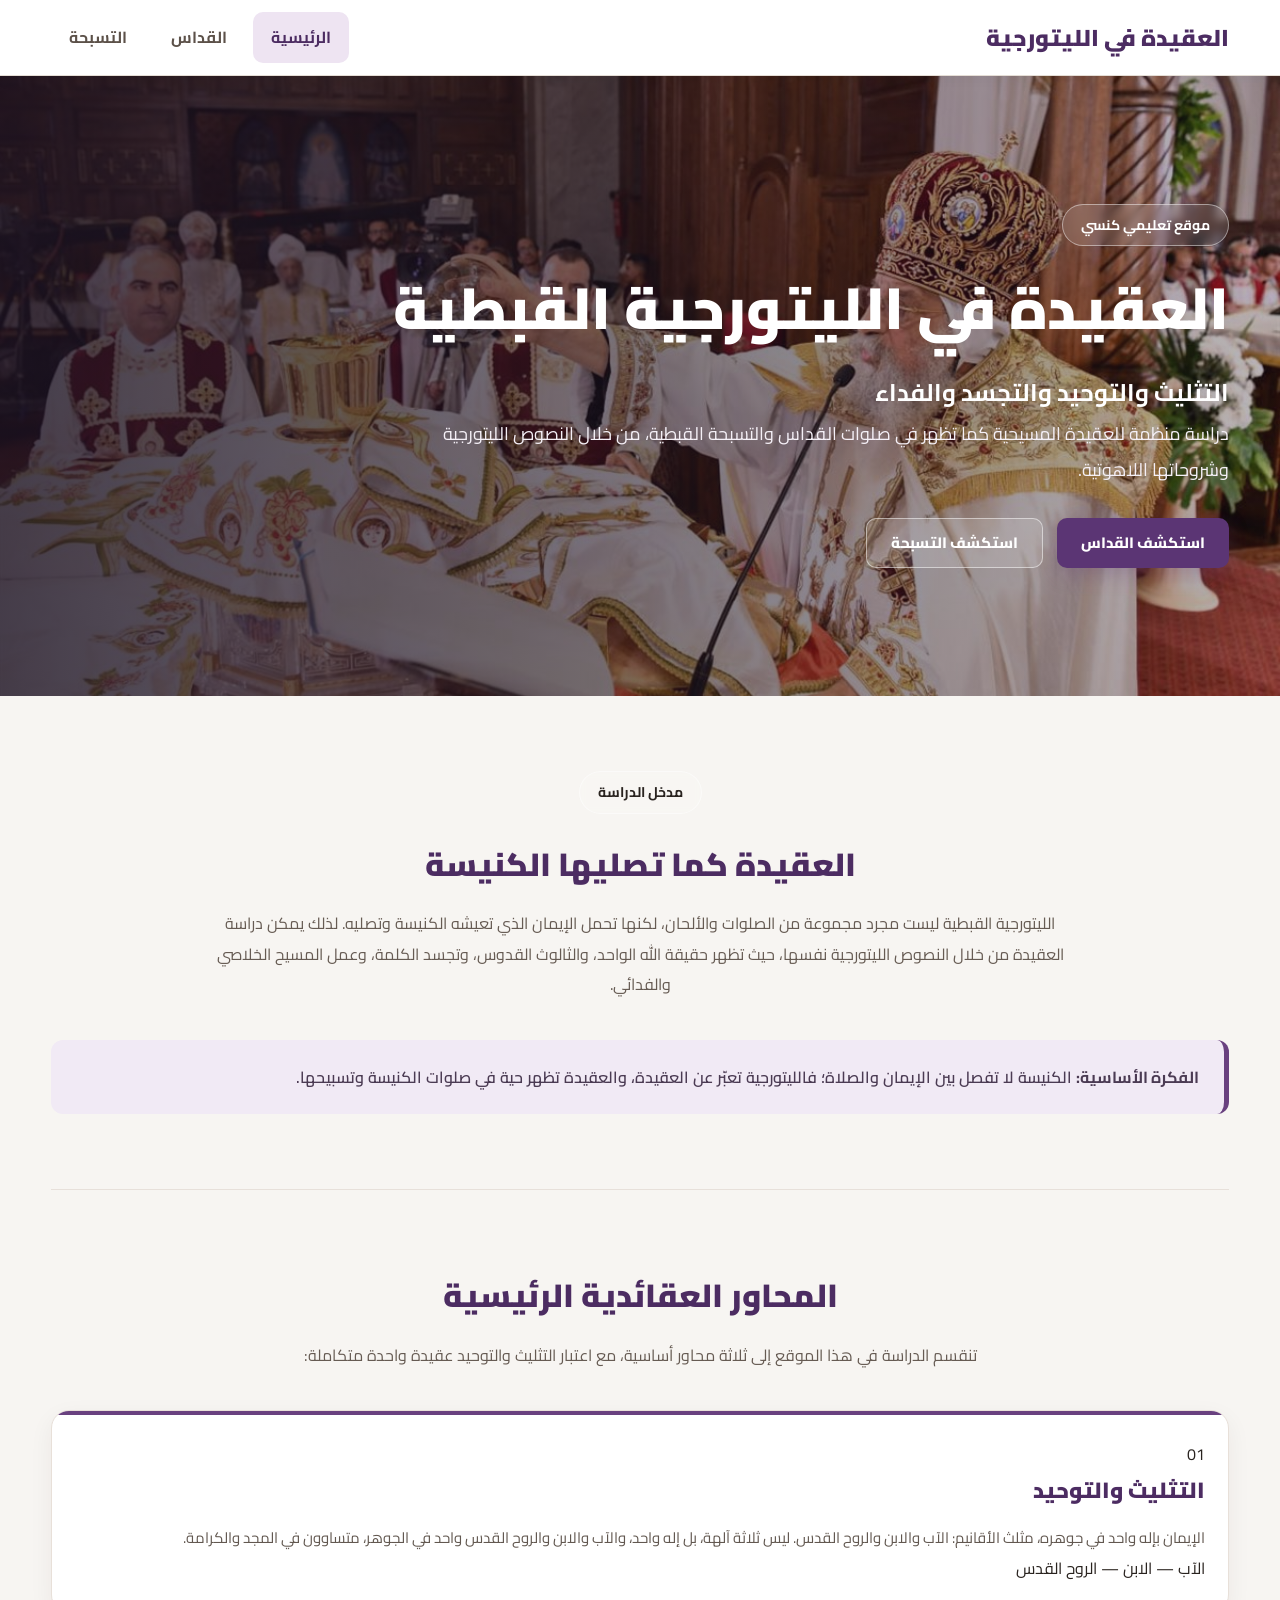
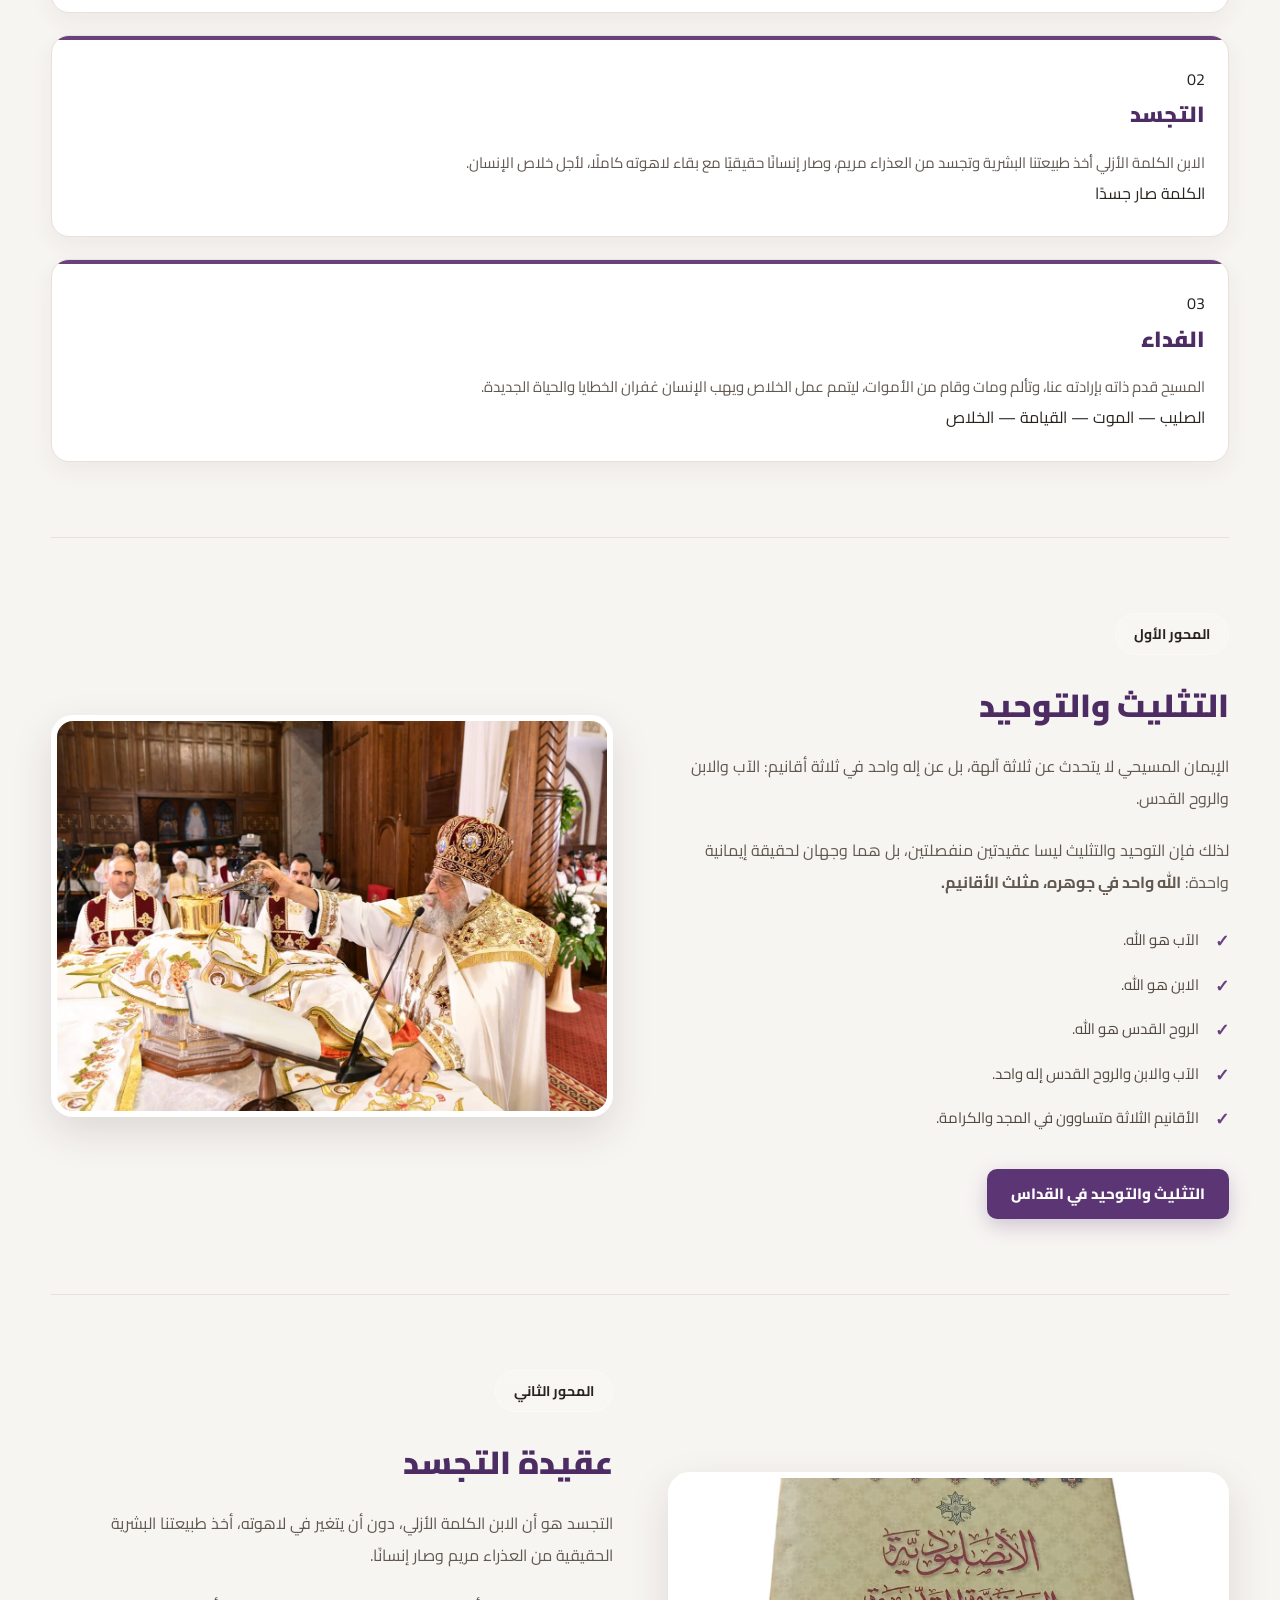
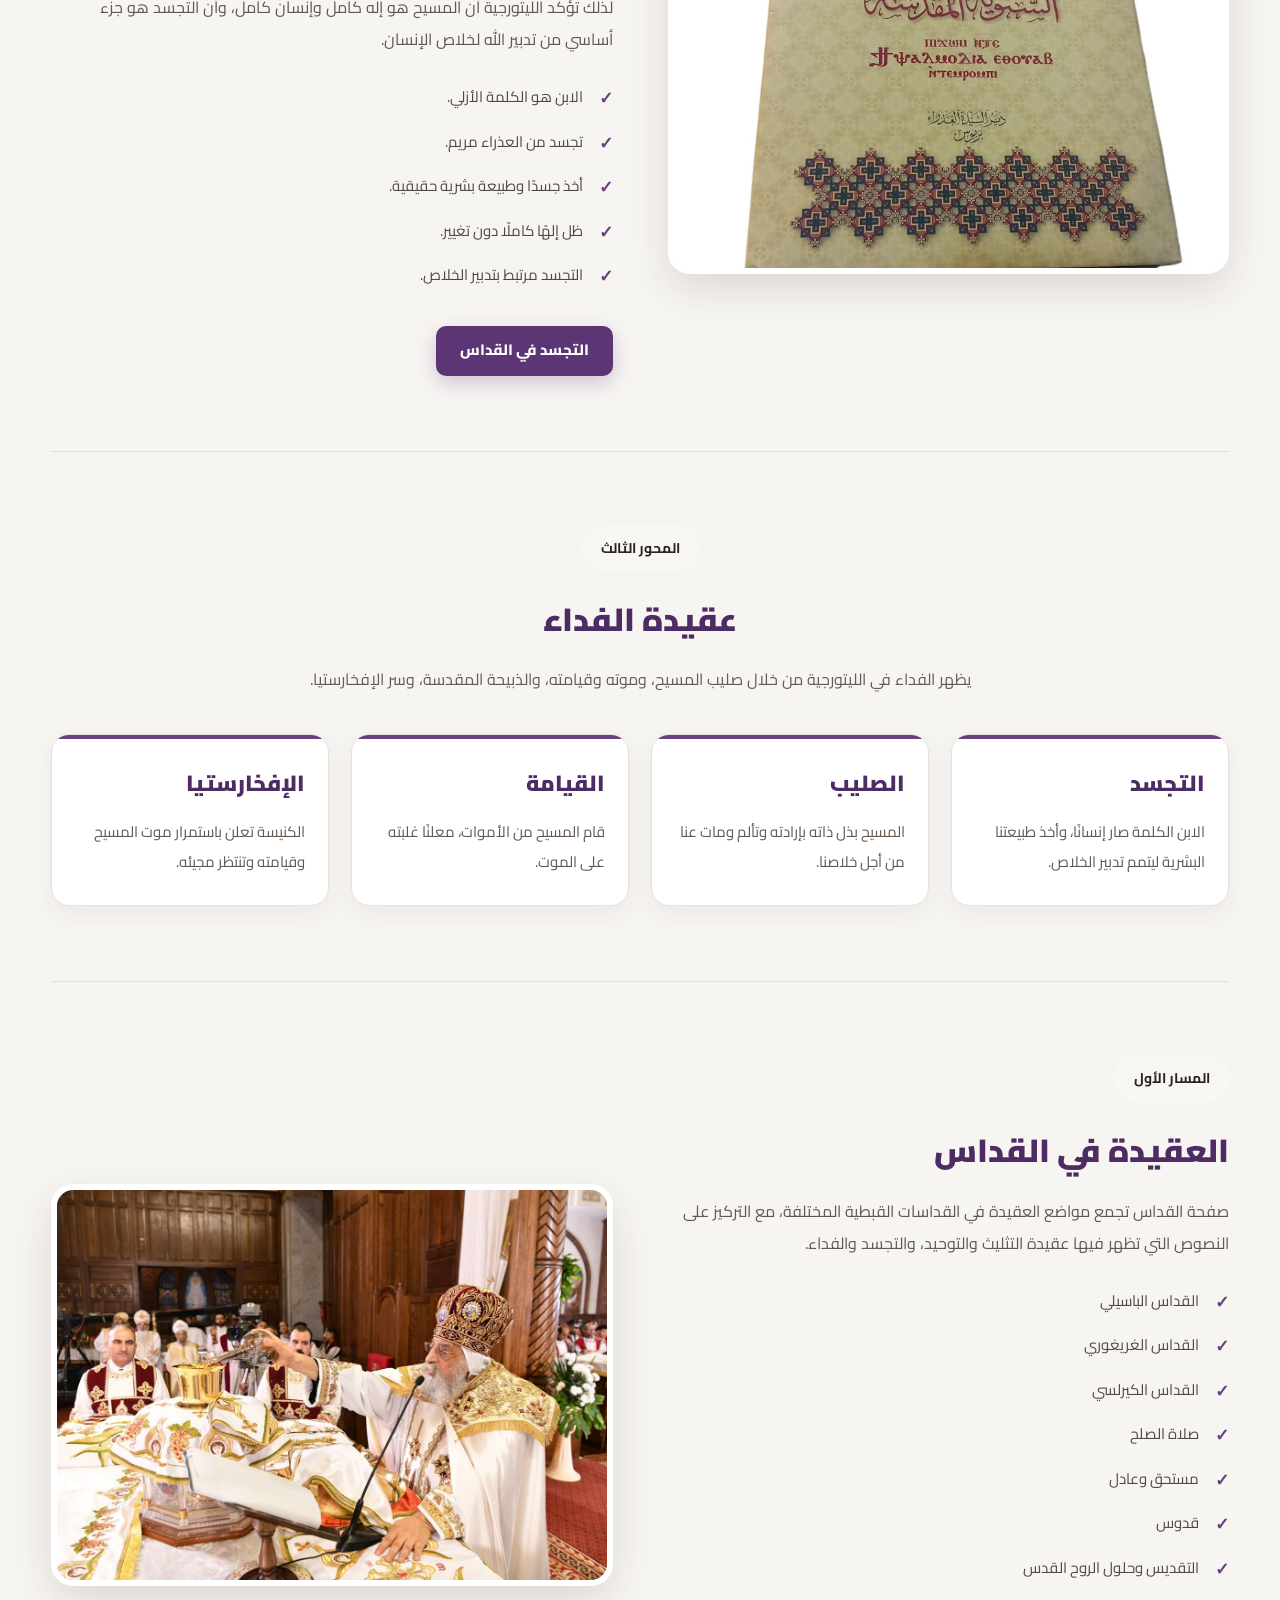
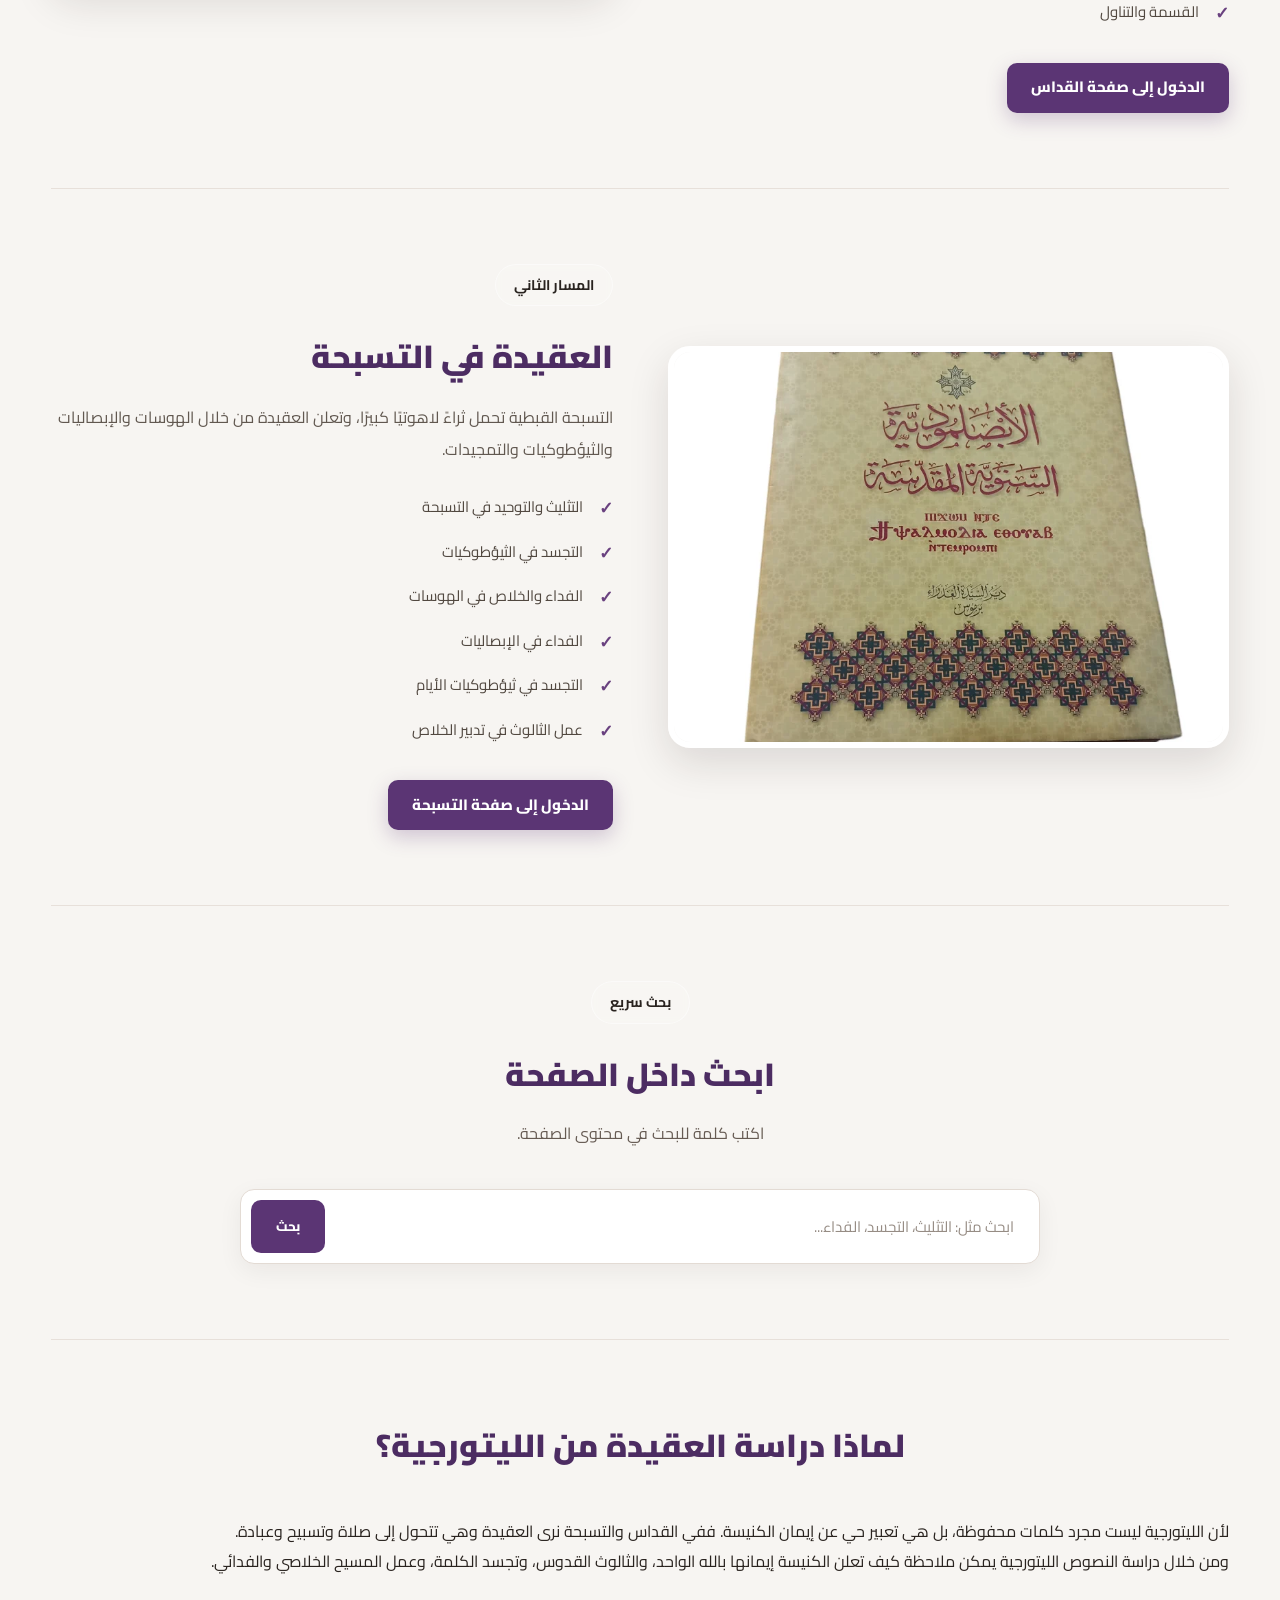
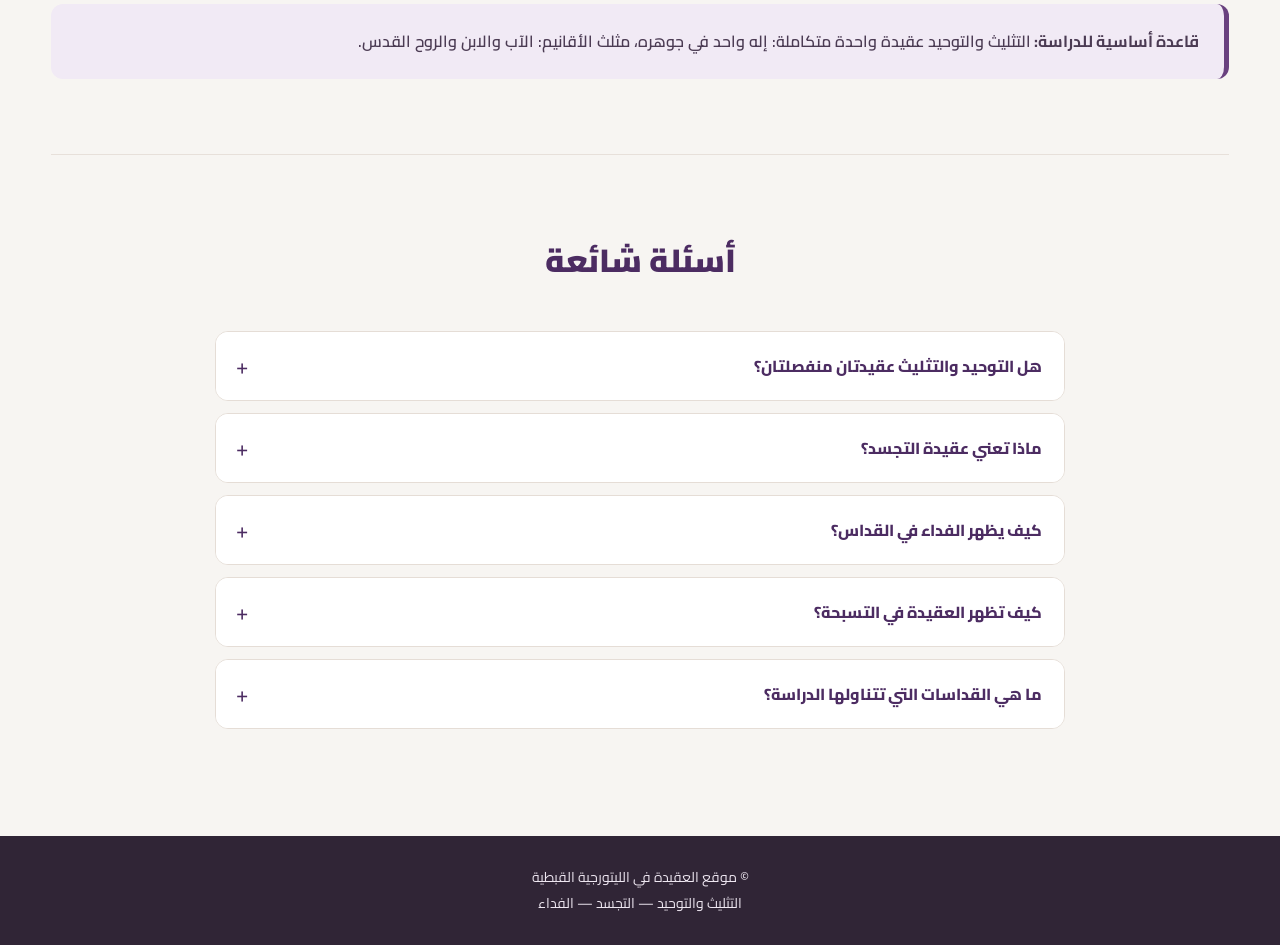
<file: index.html>
<!DOCTYPE html>
<html lang="ar" dir="rtl">
<head>
  <meta charset="UTF-8" />
  <meta name="viewport" content="width=device-width, initial-scale=1.0" />

  <title>العقيدة في الليتورجية القبطية</title>

  <link rel="preconnect" href="https://fonts.googleapis.com">
  <link rel="preconnect" href="https://fonts.gstatic.com" crossorigin>

  <link
    href="https://fonts.googleapis.com/css2?family=Cairo:wght@400;500;600;700;800;900&display=swap"
    rel="stylesheet"
  >

  <link rel="stylesheet" href="style.css" />
</head>

<body>

  <!-- =========================
       HEADER
  ========================== -->

  <header class="topbar">
    <div class="container nav">

      <div class="brand">
        العقيدة في الليتورجية
      </div>

      <nav>
        <a href="index.html" class="active">الرئيسية</a>
        <a href="mass.html">القداس</a>
        <a href="tasbeha.html">التسبحة</a>
      </nav>

    </div>
  </header>


  <!-- =========================
       HERO
  ========================== -->

  <section class="hero hero-home">

    <div class="overlay"></div>

    <div class="container hero-content">

      <span class="badge">
        موقع تعليمي كنسي
      </span>

      <h1>
        العقيدة في الليتورجية القبطية
      </h1>

      <h2>
        التثليث والتوحيد والتجسد والفداء
      </h2>

      <p>
        دراسة منظمة للعقيدة المسيحية كما تظهر في صلوات القداس
        والتسبحة القبطية، من خلال النصوص الليتورجية وشروحاتها
        اللاهوتية.
      </p>

      <div class="hero-actions">

        <a class="btn primary" href="mass.html">
          استكشف القداس
        </a>

        <a class="btn secondary" href="tasbeha.html">
          استكشف التسبحة
        </a>

      </div>

    </div>
  </section>


  <!-- =========================
       MAIN
  ========================== -->

  <main class="container">


    <!-- =========================
         INTRODUCTION
    ========================== -->

    <section class="section searchable">

      <div class="section-head">

        <span class="badge">
          مدخل الدراسة
        </span>

        <h2>
          العقيدة كما تصليها الكنيسة
        </h2>

        <p>
          الليتورجية القبطية ليست مجرد مجموعة من الصلوات والألحان،
          لكنها تحمل الإيمان الذي تعيشه الكنيسة وتصليه.
          لذلك يمكن دراسة العقيدة من خلال النصوص الليتورجية نفسها،
          حيث تظهر حقيقة الله الواحد، والثالوث القدوس، وتجسد الكلمة،
          وعمل المسيح الخلاصي والفدائي.
        </p>

      </div>

      <div class="note-box">

        <strong>الفكرة الأساسية:</strong>

        الكنيسة لا تفصل بين الإيمان والصلاة؛
        فالليتورجية تعبّر عن العقيدة، والعقيدة تظهر حية
        في صلوات الكنيسة وتسبيحها.

      </div>

    </section>


    <!-- =========================
         THREE MAIN DOCTRINES
    ========================== -->

    <section class="section searchable">

      <div class="section-head">

        <h2>
          المحاور العقائدية الرئيسية
        </h2>

        <p>
          تنقسم الدراسة في هذا الموقع إلى ثلاثة محاور أساسية،
          مع اعتبار التثليث والتوحيد عقيدة واحدة متكاملة:
        </p>

      </div>


      <div class="cards three">


        <!-- Trinity + Unity -->

        <article class="card">

          <div class="card-number">
            01
          </div>

          <h3>
            التثليث والتوحيد
          </h3>

          <p>
            الإيمان بإله واحد في جوهره، مثلث الأقانيم:
            الآب والابن والروح القدس.
            ليس ثلاثة آلهة، بل إله واحد،
            والآب والابن والروح القدس واحد في الجوهر،
            متساوون في المجد والكرامة.
          </p>

          <div class="card-highlight">
            الآب — الابن — الروح القدس
          </div>

        </article>


        <!-- Incarnation -->

        <article class="card">

          <div class="card-number">
            02
          </div>

          <h3>
            التجسد
          </h3>

          <p>
            الابن الكلمة الأزلي أخذ طبيعتنا البشرية
            وتجسد من العذراء مريم، وصار إنسانًا حقيقيًا
            مع بقاء لاهوته كاملًا، لأجل خلاص الإنسان.
          </p>

          <div class="card-highlight">
            الكلمة صار جسدًا
          </div>

        </article>


        <!-- Redemption -->

        <article class="card">

          <div class="card-number">
            03
          </div>

          <h3>
            الفداء
          </h3>

          <p>
            المسيح قدم ذاته بإرادته عنا،
            وتألم ومات وقام من الأموات،
            ليتمم عمل الخلاص ويهب الإنسان
            غفران الخطايا والحياة الجديدة.
          </p>

          <div class="card-highlight">
            الصليب — الموت — القيامة — الخلاص
          </div>

        </article>

      </div>

    </section>


    <!-- =========================
         UNITY + TRINITY
    ========================== -->

    <section class="section split">

      <div class="text searchable">

        <span class="badge">
          المحور الأول
        </span>

        <h2>
          التثليث والتوحيد
        </h2>

        <p>
          الإيمان المسيحي لا يتحدث عن ثلاثة آلهة،
          بل عن إله واحد في ثلاثة أقانيم:
          الآب والابن والروح القدس.
        </p>

        <p>
          لذلك فإن التوحيد والتثليث ليسا عقيدتين منفصلتين،
          بل هما وجهان لحقيقة إيمانية واحدة:
          <strong>
            الله واحد في جوهره، مثلث الأقانيم.
          </strong>
        </p>

        <ul class="styled-list">

          <li>
            الآب هو الله.
          </li>

          <li>
            الابن هو الله.
          </li>

          <li>
            الروح القدس هو الله.
          </li>

          <li>
            الآب والابن والروح القدس إله واحد.
          </li>

          <li>
            الأقانيم الثلاثة متساوون في المجد والكرامة.
          </li>

        </ul>

        <a class="btn primary" href="mass.html">
          التثليث والتوحيد في القداس
        </a>

      </div>


      <div class="image-wrap">

        <img
          src="odas.jpg"
          alt="القداس القبطي"
        >

      </div>

    </section>


    <!-- =========================
         INCARNATION
    ========================== -->

    <section class="section split reverse">

      <div class="text searchable">

        <span class="badge">
          المحور الثاني
        </span>

        <h2>
          عقيدة التجسد
        </h2>

        <p>
          التجسد هو أن الابن الكلمة الأزلي،
          دون أن يتغير في لاهوته،
          أخذ طبيعتنا البشرية الحقيقية
          من العذراء مريم وصار إنسانًا.
        </p>

        <p>
          لذلك تؤكد الليتورجية أن المسيح
          هو إله كامل وإنسان كامل،
          وأن التجسد هو جزء أساسي من تدبير
          الله لخلاص الإنسان.
        </p>

        <ul class="styled-list">

          <li>
            الابن هو الكلمة الأزلي.
          </li>

          <li>
            تجسد من العذراء مريم.
          </li>

          <li>
            أخذ جسدًا وطبيعة بشرية حقيقية.
          </li>

          <li>
            ظل إلهًا كاملًا دون تغيير.
          </li>

          <li>
            التجسد مرتبط بتدبير الخلاص.
          </li>

        </ul>

        <a class="btn primary" href="mass.html">
          التجسد في القداس
        </a>

      </div>


      <div class="image-wrap">

        <img
          src="JIiiWQMVaETBvGy7adsMR9MAP8Ab8iQ1Cu8Wnv8D.jpg"
          alt="التسبحة القبطية"
        >

      </div>

    </section>


    <!-- =========================
         REDEMPTION
    ========================== -->

    <section class="section searchable">

      <div class="section-head">

        <span class="badge">
          المحور الثالث
        </span>

        <h2>
          عقيدة الفداء
        </h2>

        <p>
          يظهر الفداء في الليتورجية من خلال صليب المسيح،
          وموته وقيامته، والذبيحة المقدسة،
          وسر الإفخارستيا.
        </p>

      </div>


      <div class="cards four">

        <article class="card">

          <h3>
            التجسد
          </h3>

          <p>
            الابن الكلمة صار إنسانًا،
            وأخذ طبيعتنا البشرية ليتمم تدبير الخلاص.
          </p>

        </article>


        <article class="card">

          <h3>
            الصليب
          </h3>

          <p>
            المسيح بذل ذاته بإرادته
            وتألم ومات عنا من أجل خلاصنا.
          </p>

        </article>


        <article class="card">

          <h3>
            القيامة
          </h3>

          <p>
            قام المسيح من الأموات،
            معلنًا غلبته على الموت.
          </p>

        </article>


        <article class="card">

          <h3>
            الإفخارستيا
          </h3>

          <p>
            الكنيسة تعلن باستمرار موت المسيح
            وقيامته وتنتظر مجيئه.
          </p>

        </article>

      </div>

    </section>


    <!-- =========================
         MASS
    ========================== -->

    <section class="section split">

      <div class="text searchable">

        <span class="badge">
          المسار الأول
        </span>

        <h2>
          العقيدة في القداس
        </h2>

        <p>
          صفحة القداس تجمع مواضع العقيدة في القداسات
          القبطية المختلفة، مع التركيز على النصوص
          التي تظهر فيها عقيدة التثليث والتوحيد،
          والتجسد والفداء.
        </p>

        <ul class="styled-list">

          <li>
            القداس الباسيلي
          </li>

          <li>
            القداس الغريغوري
          </li>

          <li>
            القداس الكيرلسي
          </li>

          <li>
            صلاة الصلح
          </li>

          <li>
            مستحق وعادل
          </li>

          <li>
            قدوس
          </li>

          <li>
            التقديس وحلول الروح القدس
          </li>

          <li>
            القسمة والتناول
          </li>

        </ul>

        <a class="btn primary" href="mass.html">
          الدخول إلى صفحة القداس
        </a>

      </div>


      <div class="image-wrap">

        <img
          src="odas.jpg"
          alt="القداس"
        >

      </div>

    </section>


    <!-- =========================
         TASBEHA
    ========================== -->

    <section class="section split reverse">

      <div class="text searchable">

        <span class="badge">
          المسار الثاني
        </span>

        <h2>
          العقيدة في التسبحة
        </h2>

        <p>
          التسبحة القبطية تحمل ثراءً لاهوتيًا كبيرًا،
          وتعلن العقيدة من خلال الهوسات والإبصاليات
          والثيؤطوكيات والتمجيدات.
        </p>

        <ul class="styled-list">

          <li>
            التثليث والتوحيد في التسبحة
          </li>

          <li>
            التجسد في الثيؤطوكيات
          </li>

          <li>
            الفداء والخلاص في الهوسات
          </li>

          <li>
            الفداء في الإبصاليات
          </li>

          <li>
            التجسد في ثيؤطوكيات الأيام
          </li>

          <li>
            عمل الثالوث في تدبير الخلاص
          </li>

        </ul>

        <a class="btn primary" href="tasbeha.html">
          الدخول إلى صفحة التسبحة
        </a>

      </div>


      <div class="image-wrap">

        <img
          src="JIiiWQMVaETBvGy7adsMR9MAP8Ab8iQ1Cu8Wnv8D.jpg"
          alt="التسبحة"
        >

      </div>

    </section>


    <!-- =========================
         SEARCH
    ========================== -->

    <section class="section">

      <div class="section-head">

        <span class="badge">
          بحث سريع
        </span>

        <h2>
          ابحث داخل الصفحة
        </h2>

        <p>
          اكتب كلمة للبحث في محتوى الصفحة.
        </p>

      </div>


      <div class="search-box">

        <input
          type="text"
          id="searchInput"
          placeholder="ابحث مثل: التثليث، التجسد، الفداء..."
        />

        <button id="searchBtn">
          بحث
        </button>

      </div>

    </section>


    <!-- =========================
         WHY WEBSITE
    ========================== -->

    <section class="section searchable">

      <div class="section-head">

        <h2>
          لماذا دراسة العقيدة من الليتورجية؟
        </h2>

      </div>

      <p>
        لأن الليتورجية ليست مجرد كلمات محفوظة،
        بل هي تعبير حي عن إيمان الكنيسة.
        ففي القداس والتسبحة نرى العقيدة وهي تتحول
        إلى صلاة وتسبيح وعبادة.
      </p>

      <p>
        ومن خلال دراسة النصوص الليتورجية يمكن ملاحظة
        كيف تعلن الكنيسة إيمانها بالله الواحد،
        والثالوث القدوس، وتجسد الكلمة،
        وعمل المسيح الخلاصي والفدائي.
      </p>

      <div class="note-box">

        <strong>
          قاعدة أساسية للدراسة:
        </strong>

        التثليث والتوحيد عقيدة واحدة متكاملة:
        إله واحد في جوهره، مثلث الأقانيم:
        الآب والابن والروح القدس.

      </div>

    </section>


    <!-- =========================
         FAQ
    ========================== -->

    <section class="section">

      <div class="section-head">

        <h2>
          أسئلة شائعة
        </h2>

      </div>


      <div class="faq">


        <div class="faq-item">

          <button class="faq-question">
            هل التوحيد والتثليث عقيدتان منفصلتان؟
          </button>

          <div class="faq-answer">

            <p>
              لا. الإيمان المسيحي يعلن إلهًا واحدًا
              في ثلاثة أقانيم: الآب والابن والروح القدس.
              لذلك فالتوحيد والتثليث حقيقتان متكاملتان
              في الإيمان بالله الواحد.
            </p>

          </div>

        </div>


        <div class="faq-item">

          <button class="faq-question">
            ماذا تعني عقيدة التجسد؟
          </button>

          <div class="faq-answer">

            <p>
              تعني أن الابن الكلمة الأزلي أخذ طبيعتنا
              البشرية الحقيقية من العذراء مريم وصار إنسانًا،
              مع بقاء لاهوته كاملًا.
            </p>

          </div>

        </div>


        <div class="faq-item">

          <button class="faq-question">
            كيف يظهر الفداء في القداس؟
          </button>

          <div class="faq-answer">

            <p>
              يظهر من خلال ذكر تجسد المسيح وآلامه وصليبه
              وموته وقيامته، ومن خلال الذبيحة المقدسة
              والإفخارستيا والتناول.
            </p>

          </div>

        </div>


        <div class="faq-item">

          <button class="faq-question">
            كيف تظهر العقيدة في التسبحة؟
          </button>

          <div class="faq-answer">

            <p>
              تظهر في الهوسات والإبصاليات والثيؤطوكيات
              والتمجيدات، حيث تعلن التسبحة الثالوث،
              والتجسد، والفداء والخلاص.
            </p>

          </div>

        </div>


        <div class="faq-item">

          <button class="faq-question">
            ما هي القداسات التي تتناولها الدراسة؟
          </button>

          <div class="faq-answer">

            <p>
              تتناول الدراسة القداس الباسيلي،
              والقداس الغريغوري، والقداس الكيرلسي،
              مع تقسيم المواضع العقائدية داخل كل قداس.
            </p>

          </div>

        </div>


      </div>

    </section>

  </main>


  <!-- =========================
       FOOTER
  ========================== -->

  <footer class="footer">

    <div class="container">

      <p>
        © موقع العقيدة في الليتورجية القبطية
      </p>

      <p>
        التثليث والتوحيد — التجسد — الفداء
      </p>

    </div>

  </footer>


  <!-- =========================
       JAVASCRIPT
  ========================== -->

  <script src="script.js"></script>

</body>
</html>
</file>
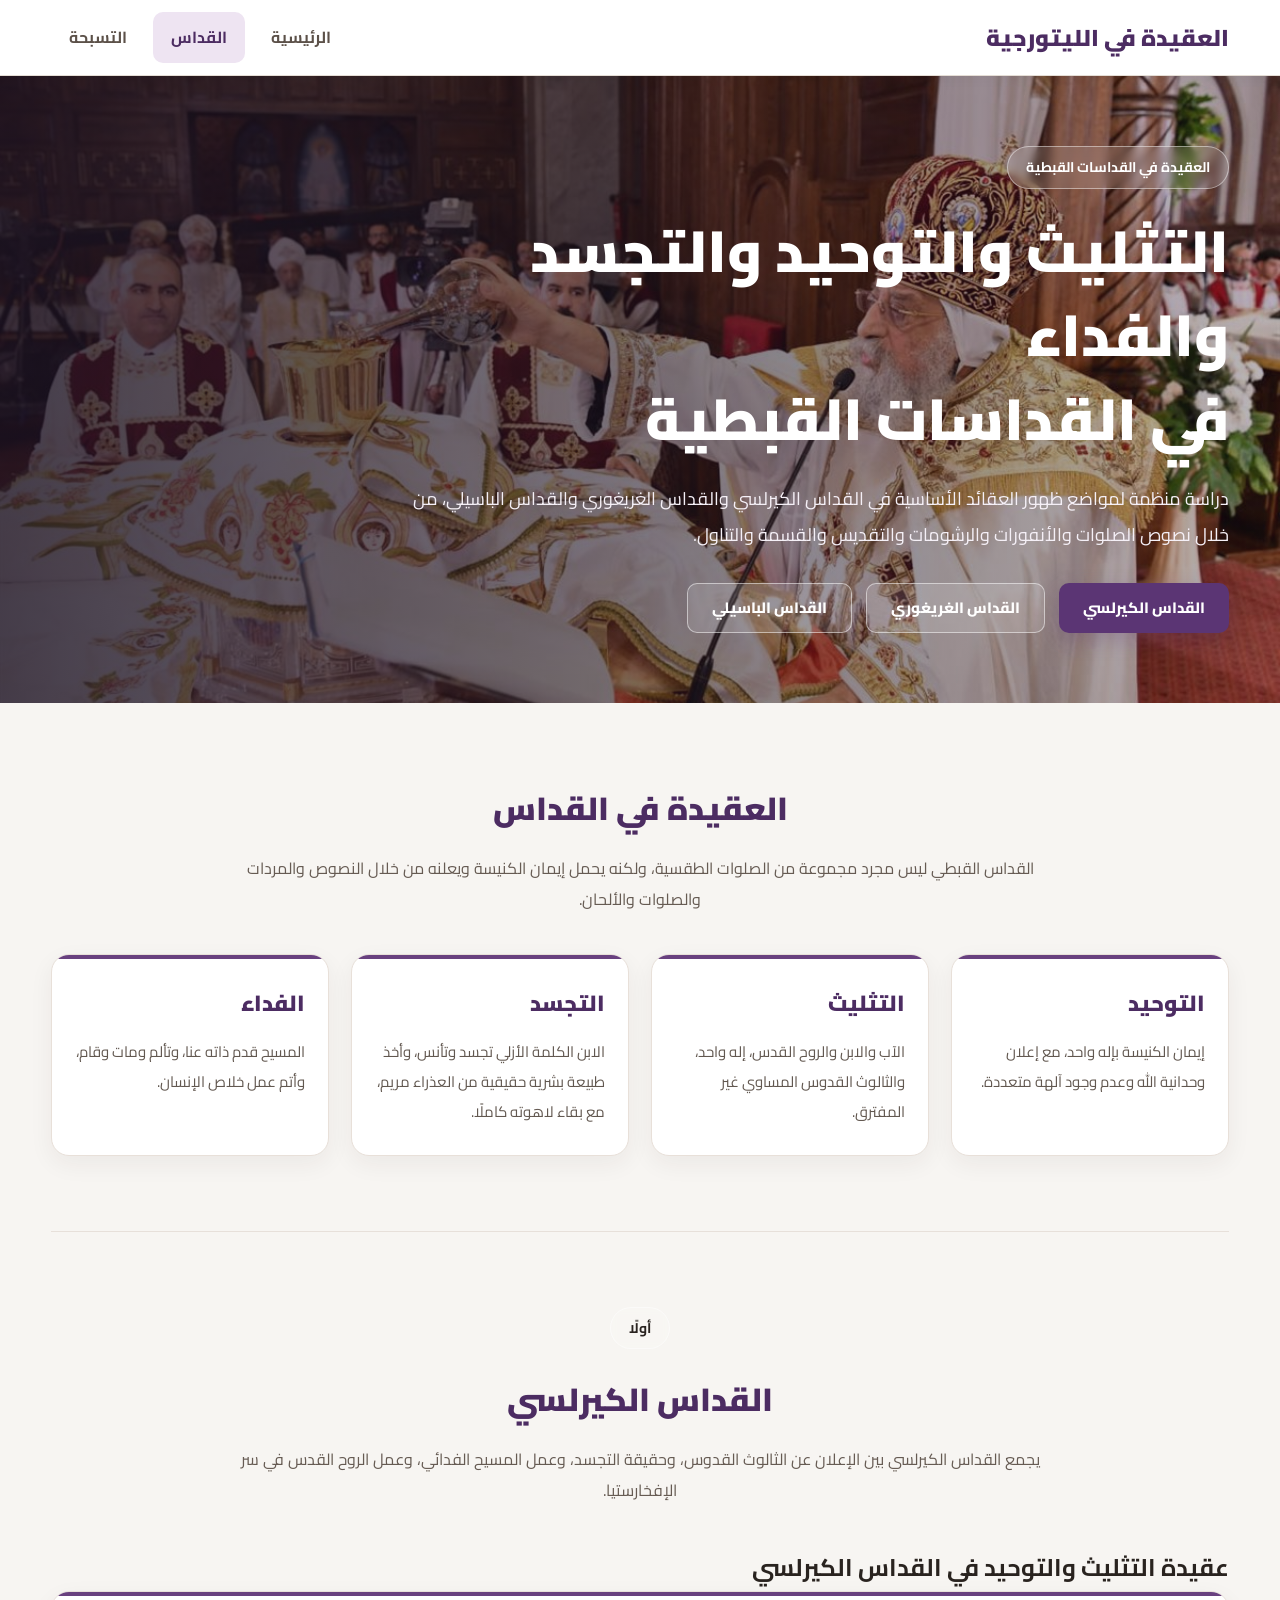
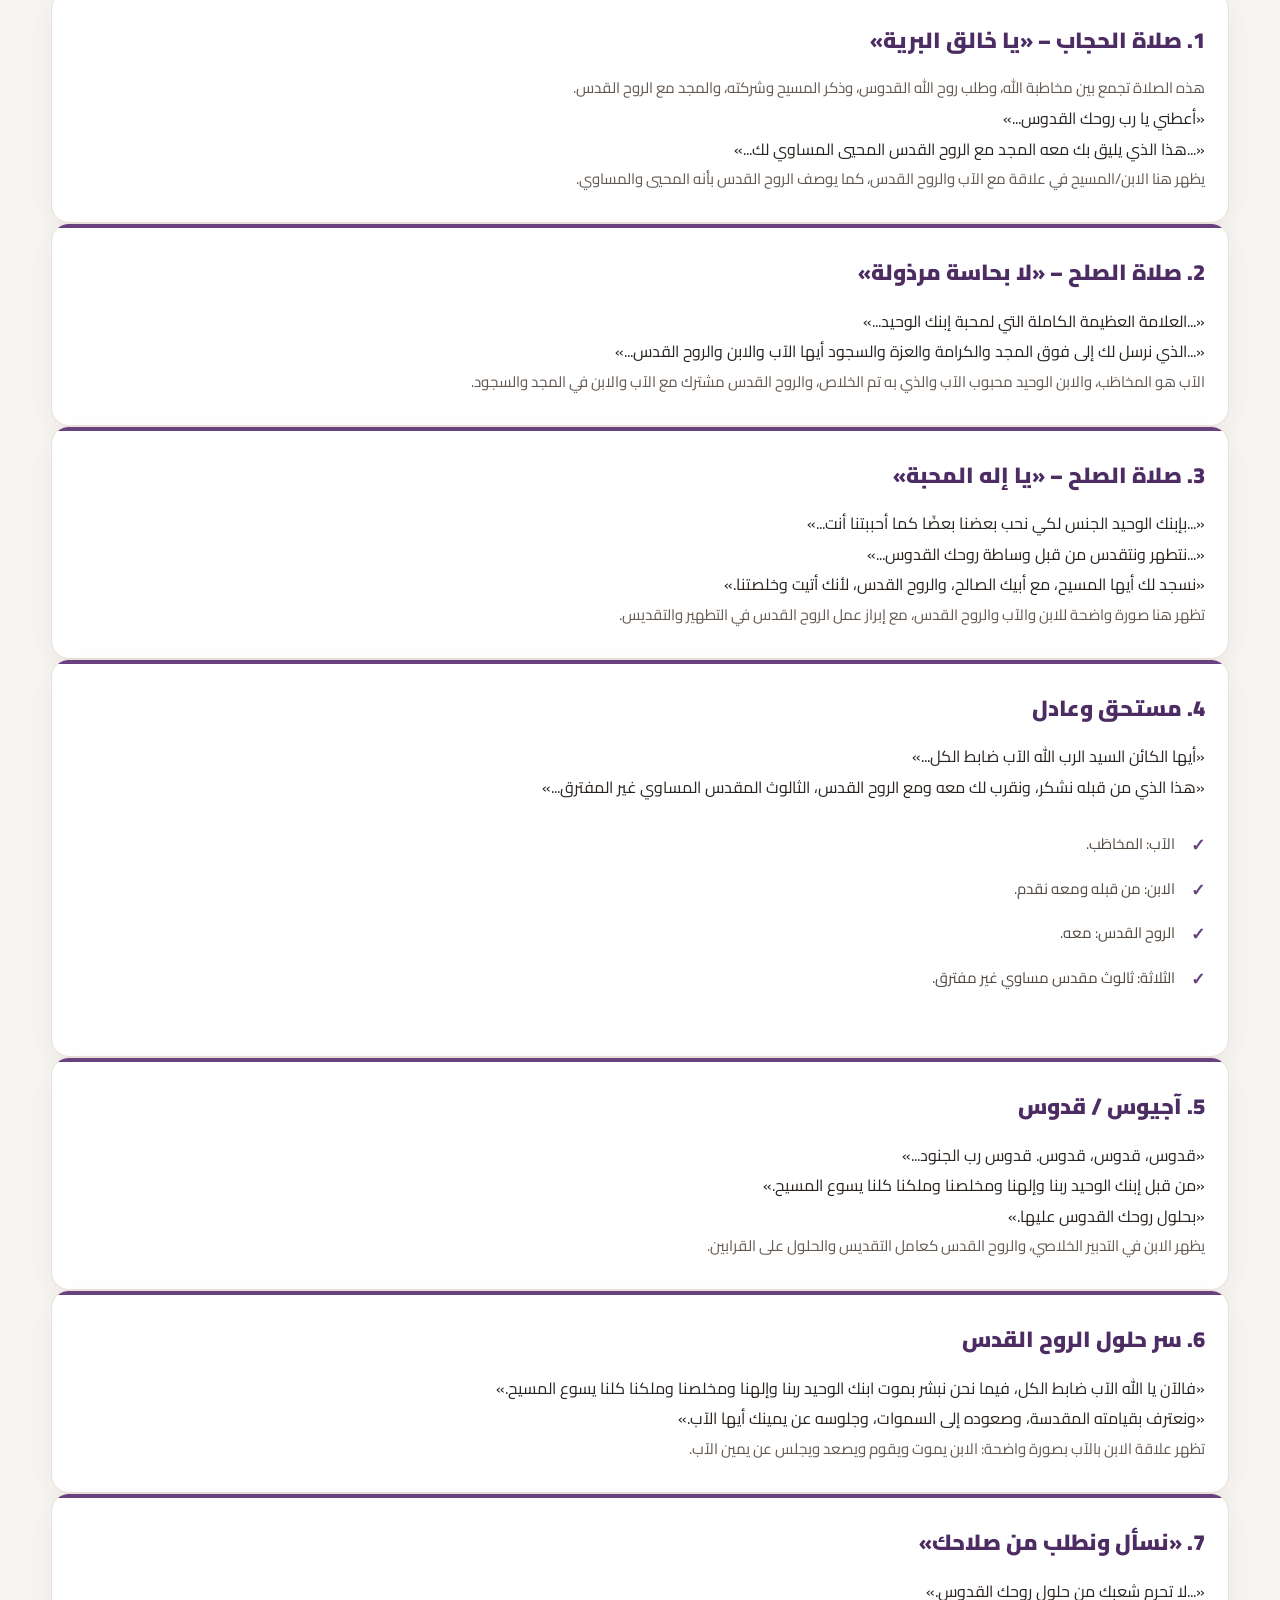
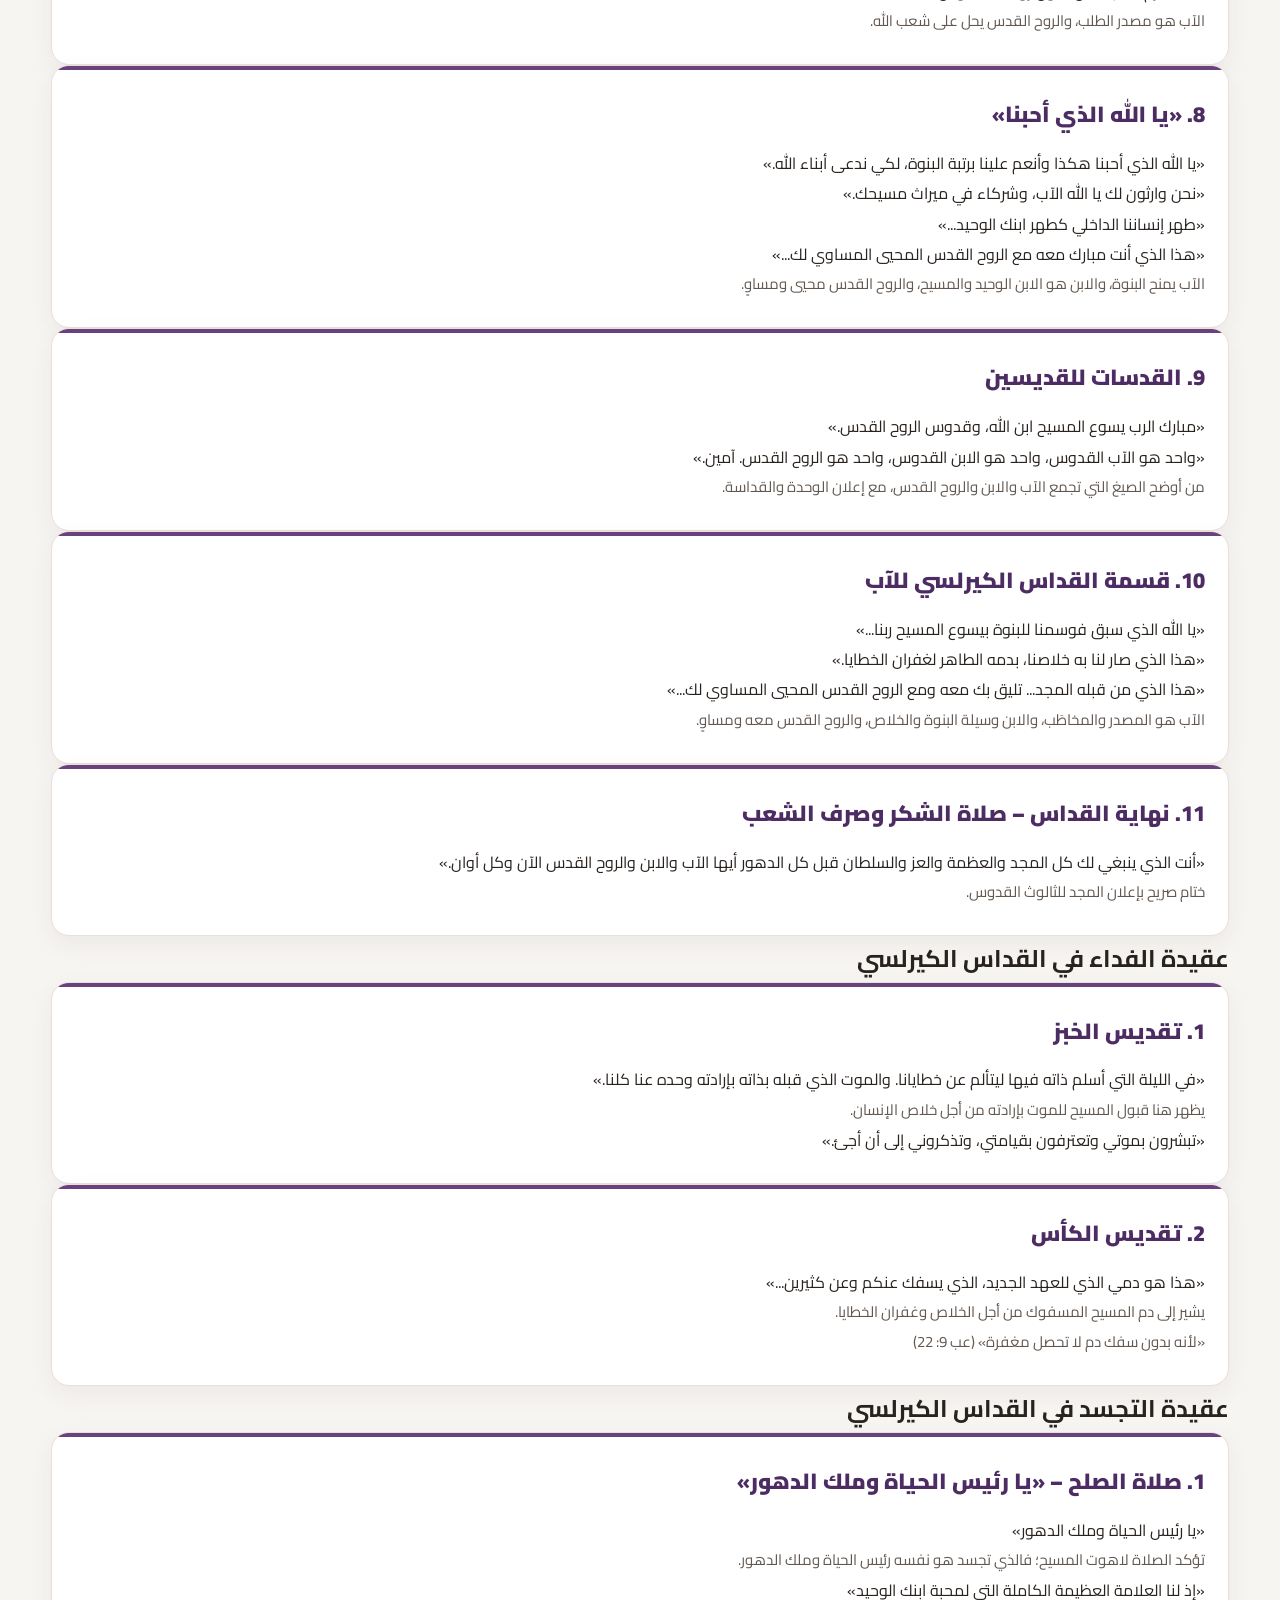
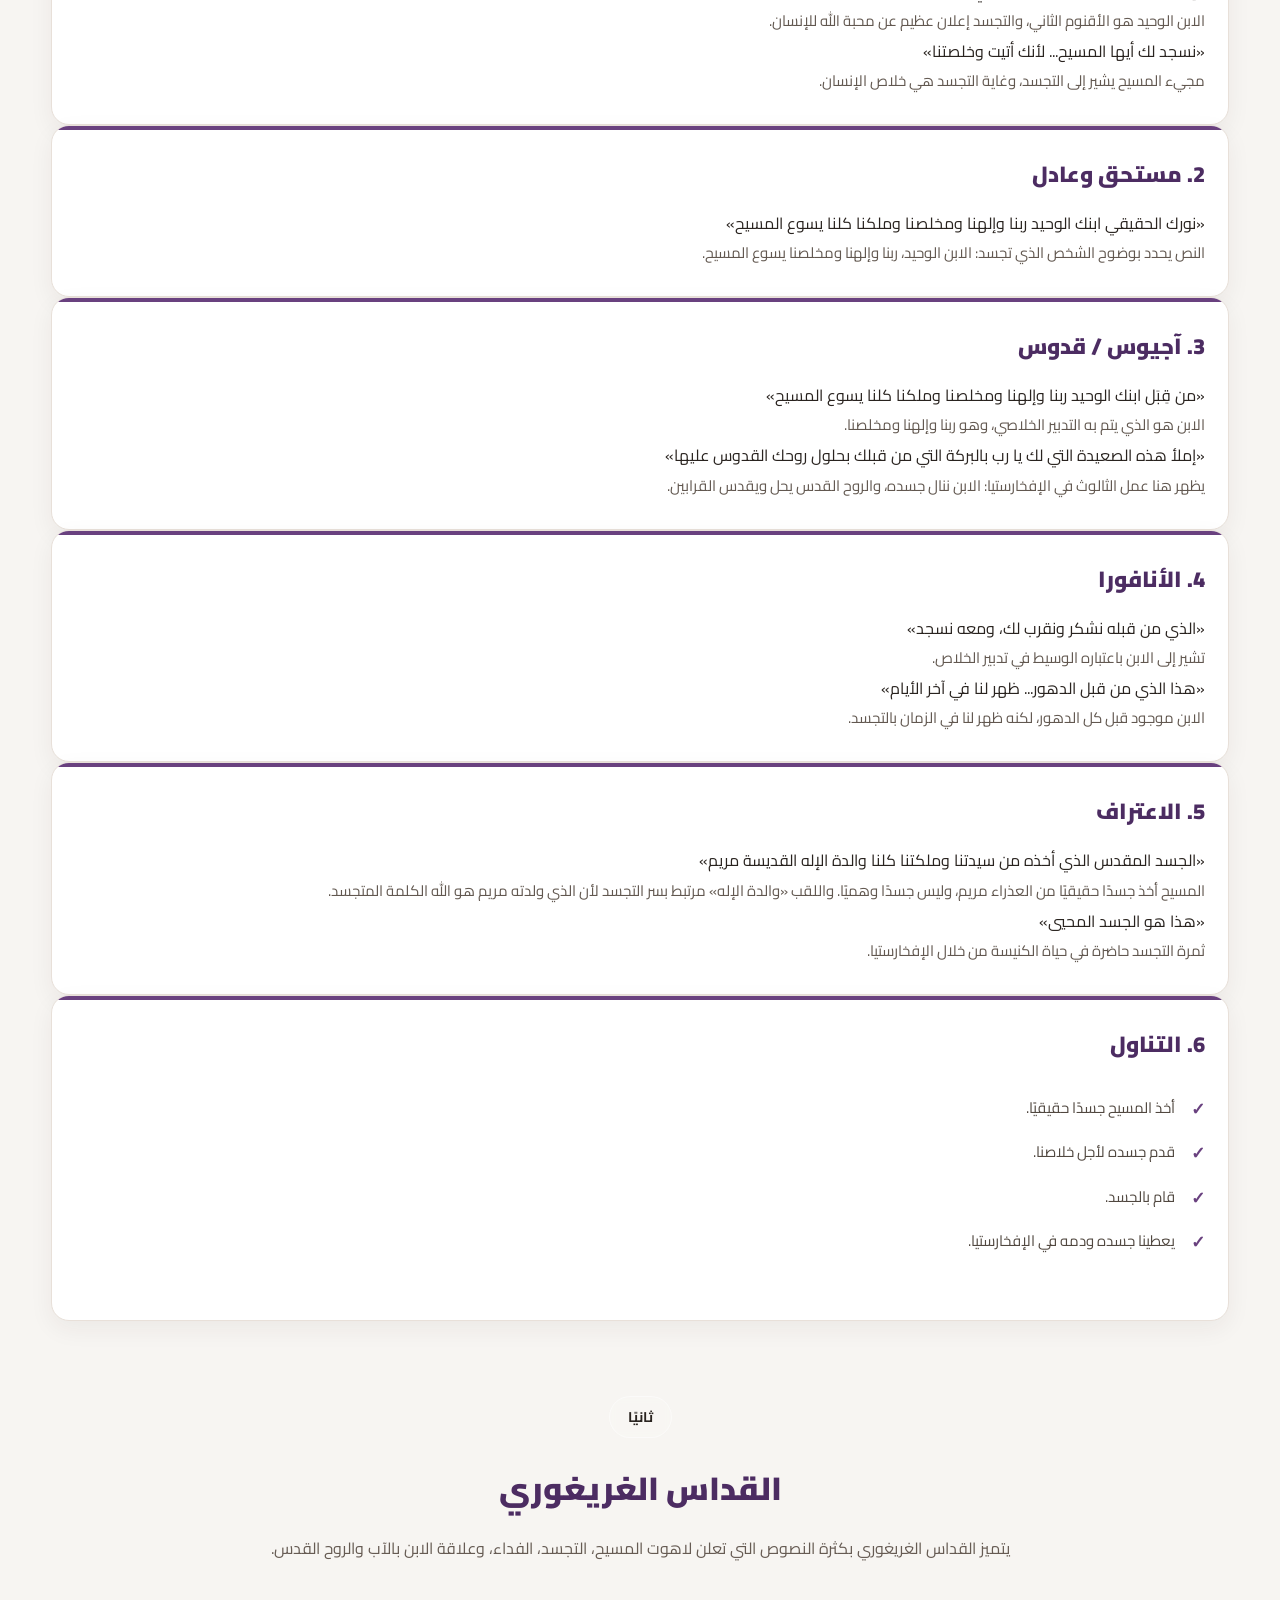
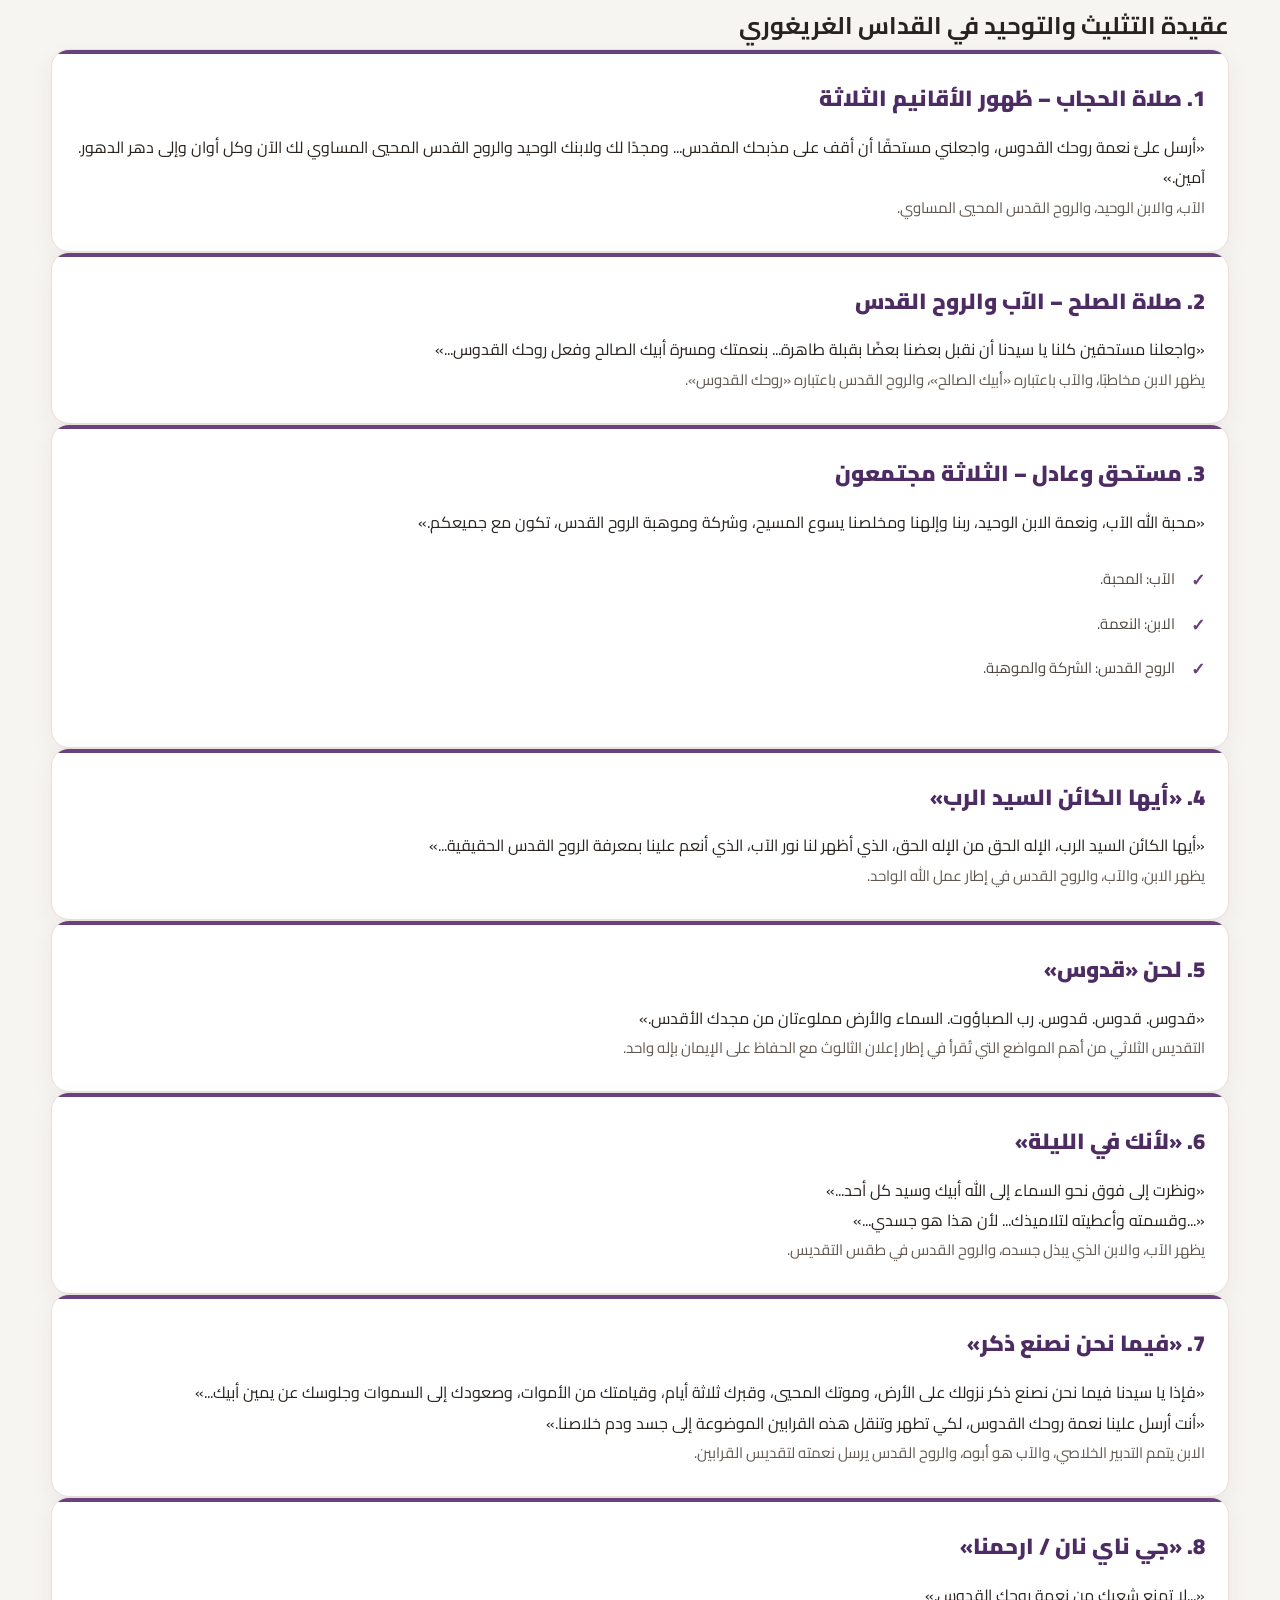
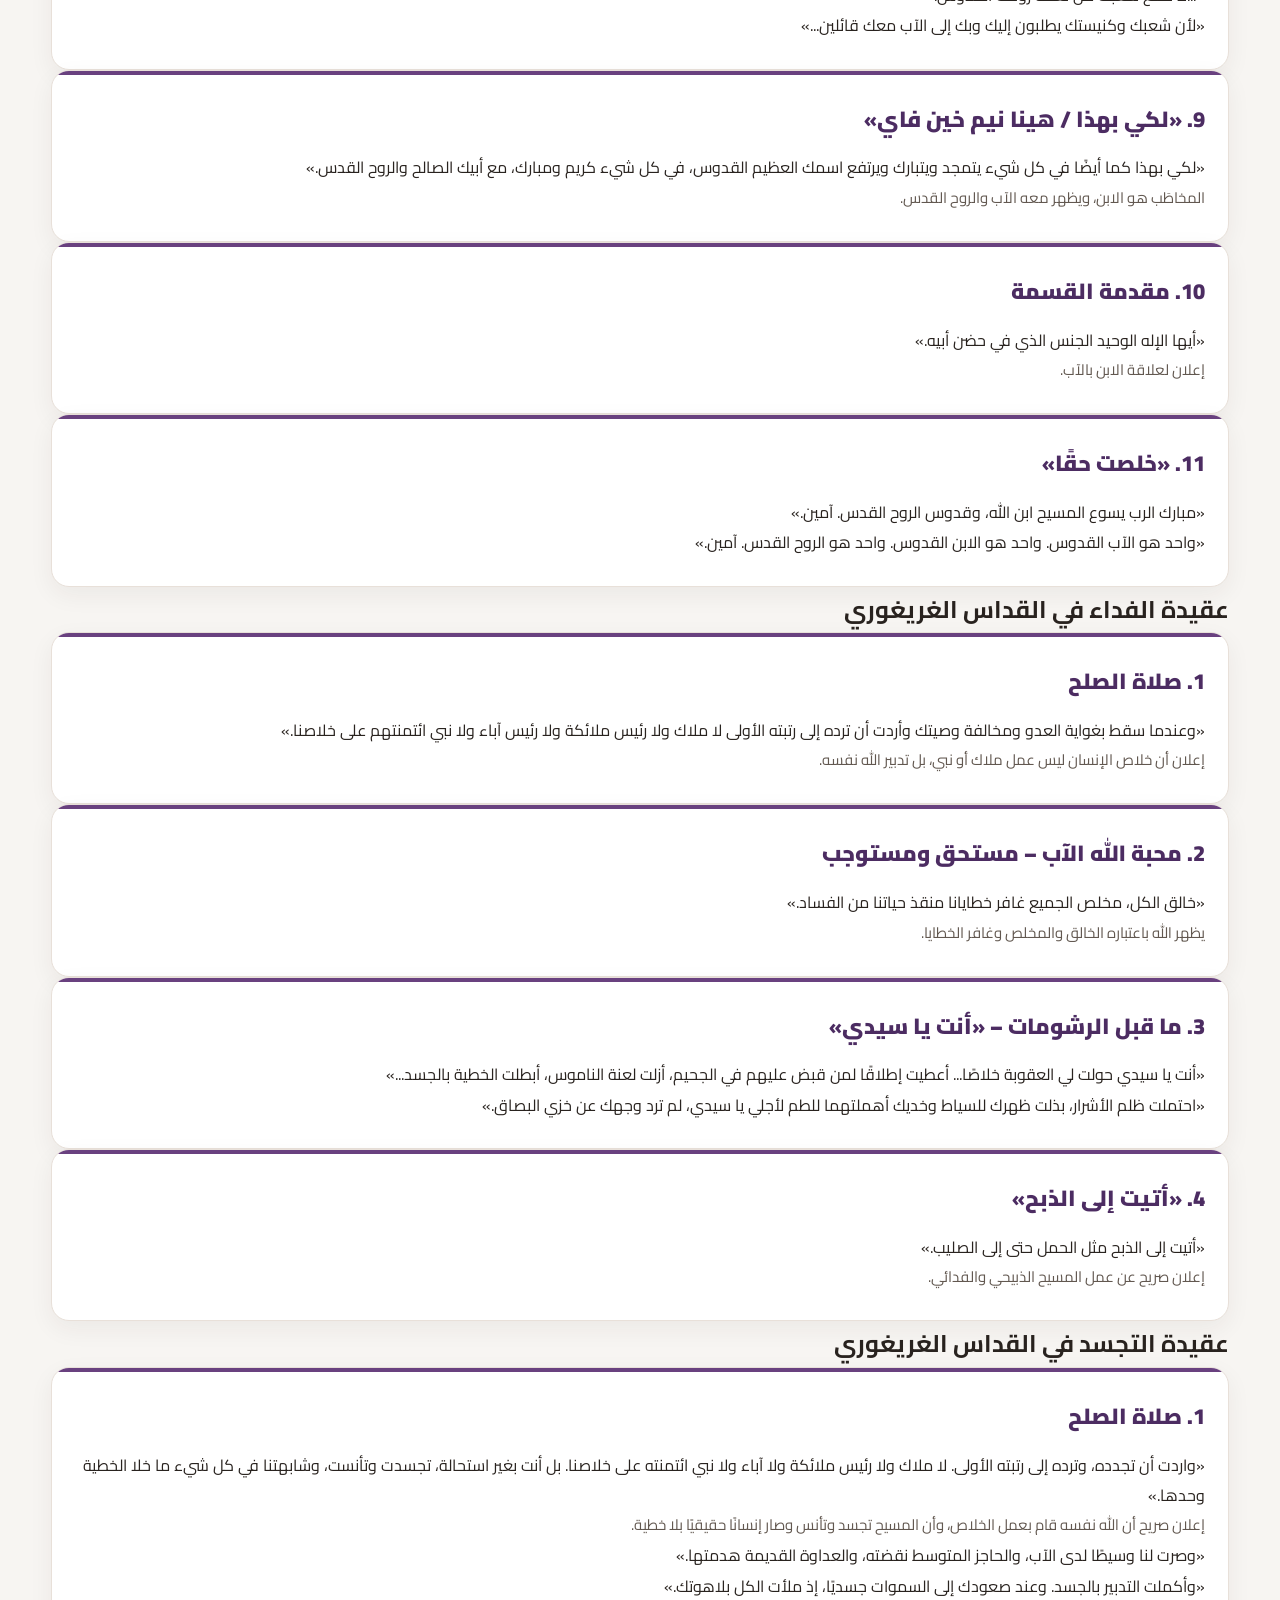
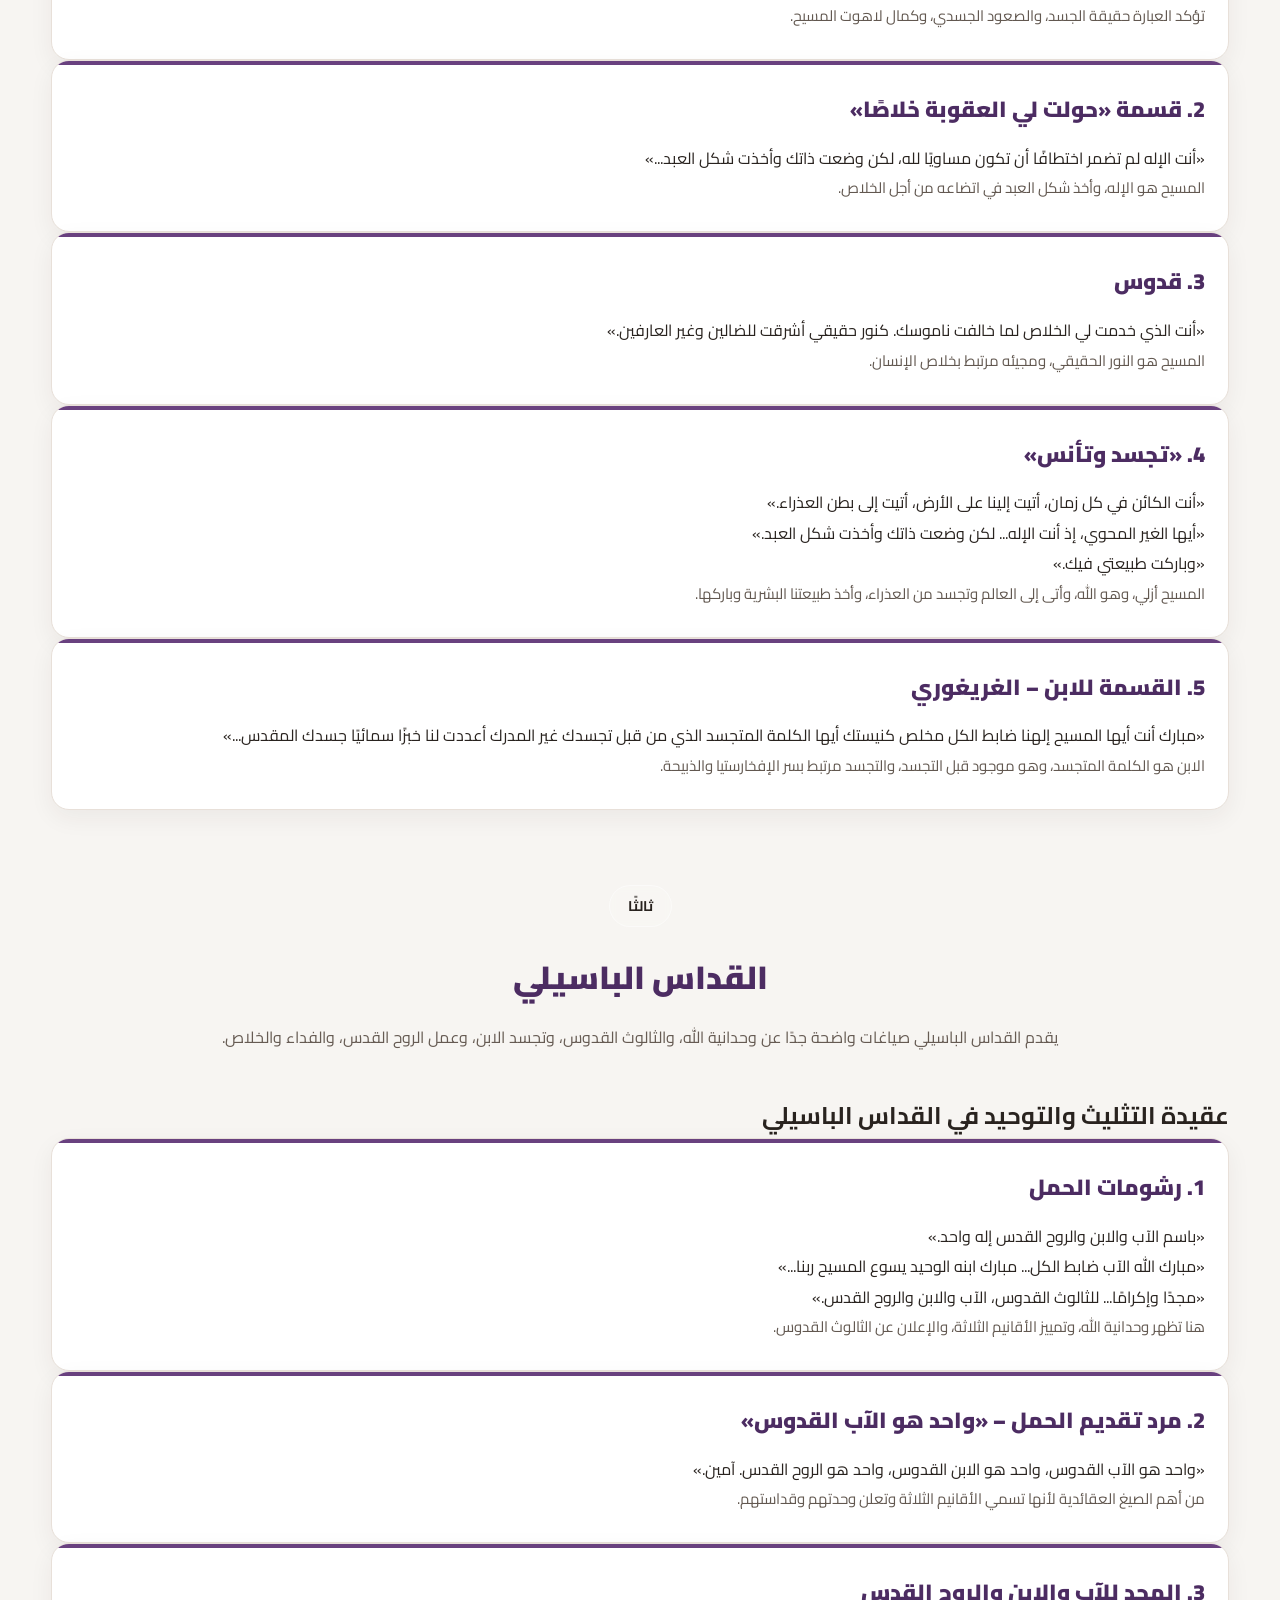
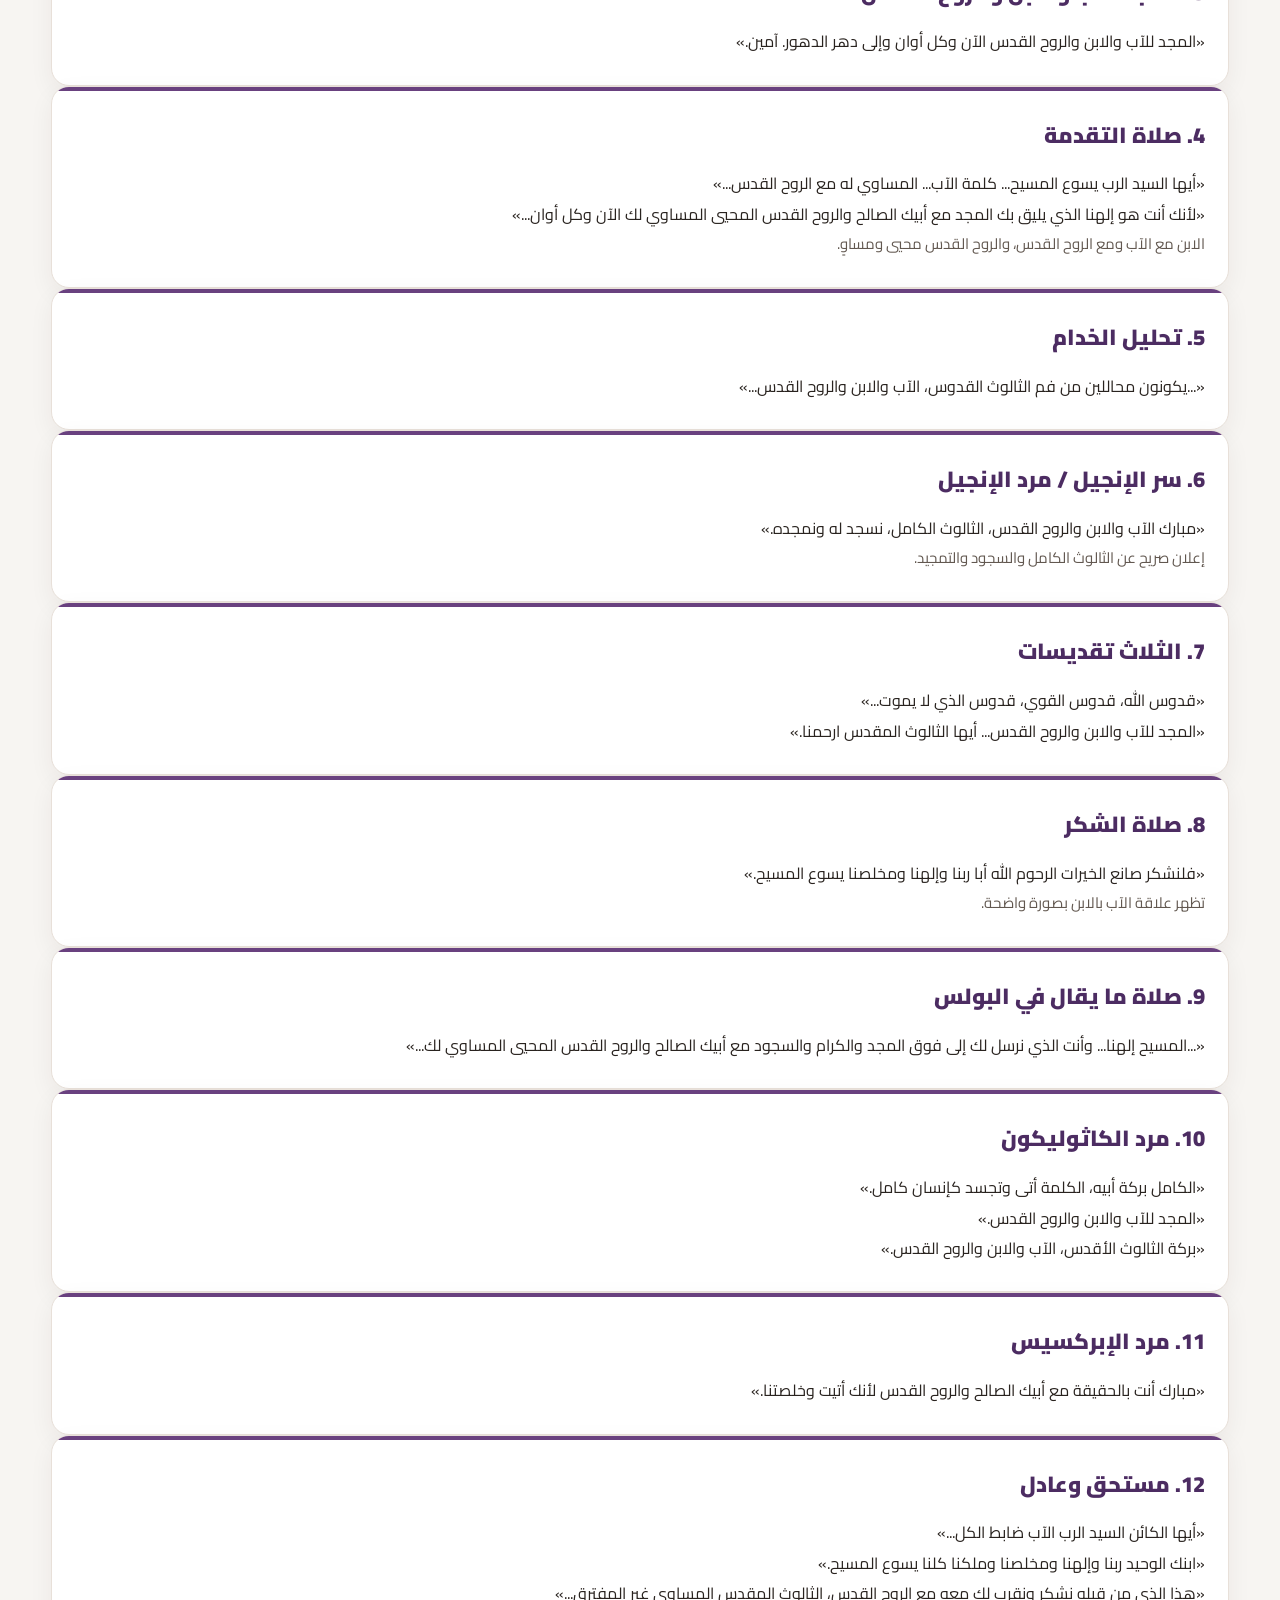
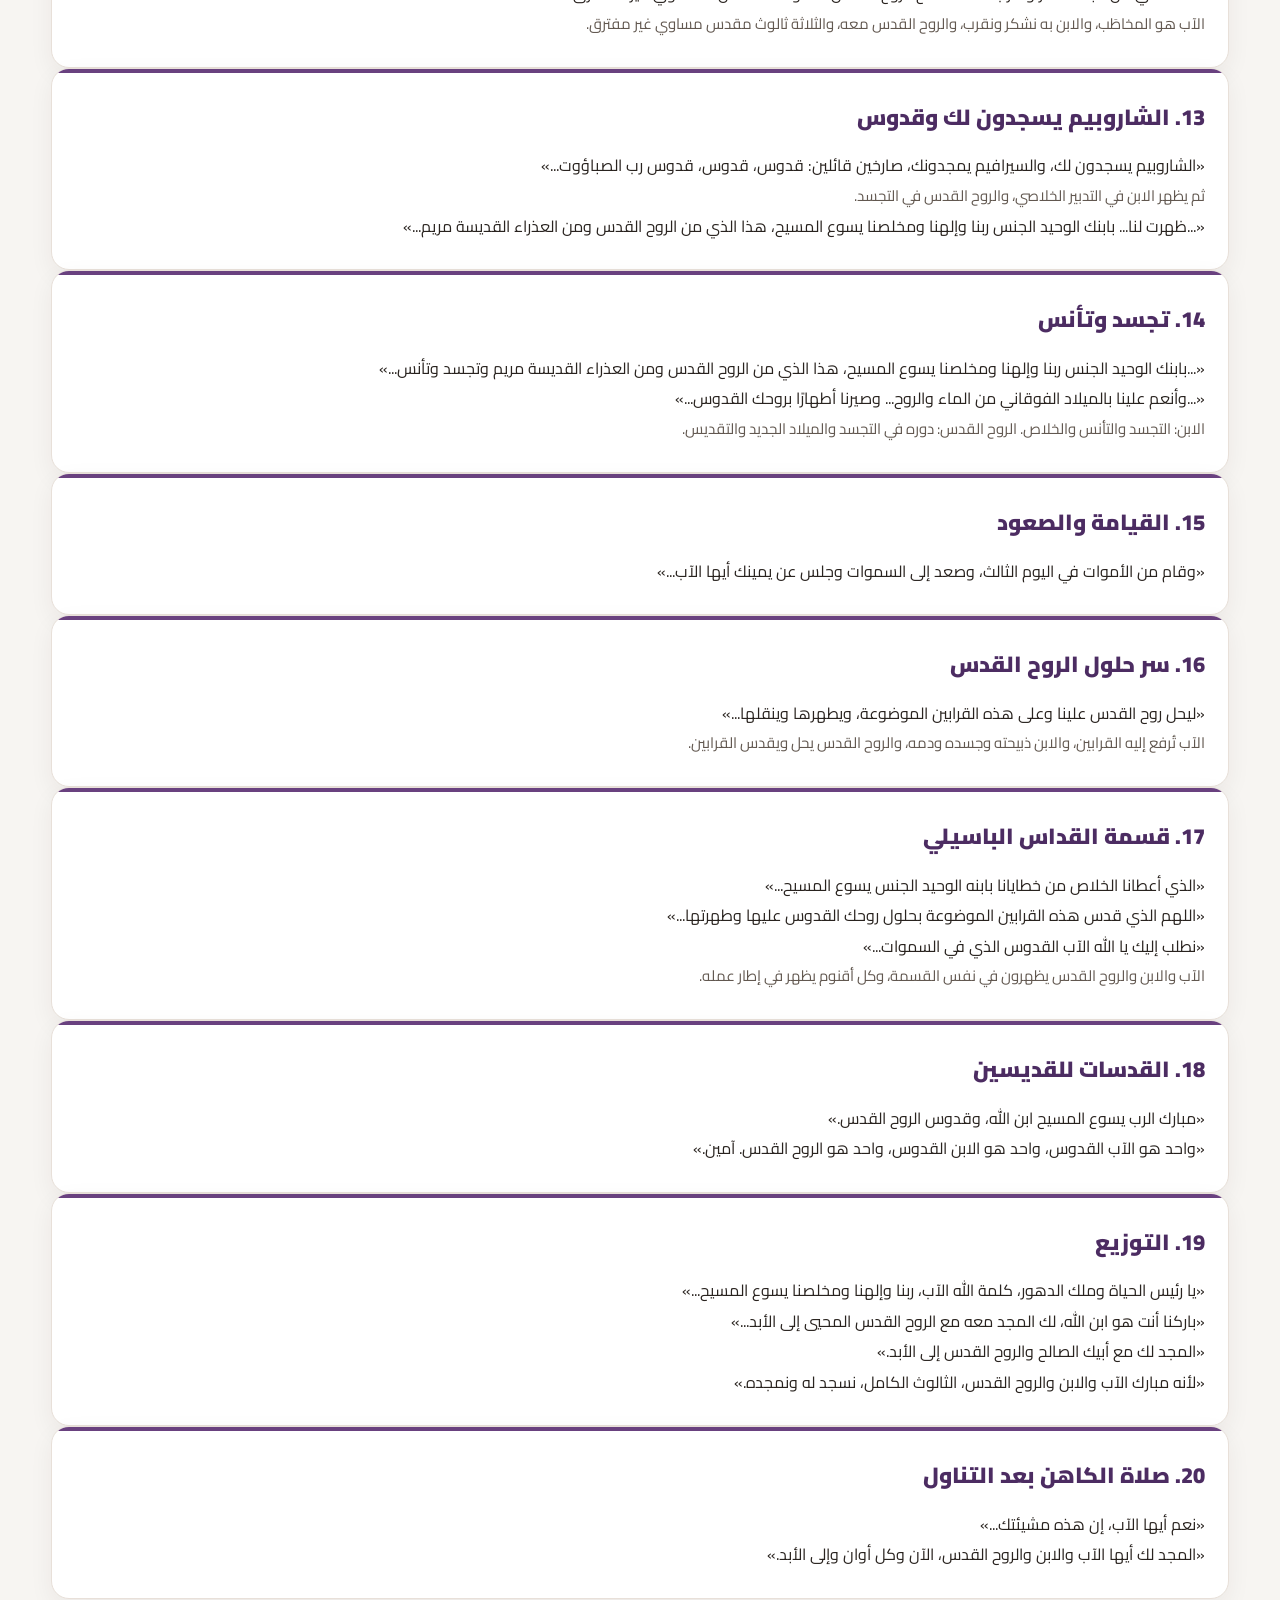
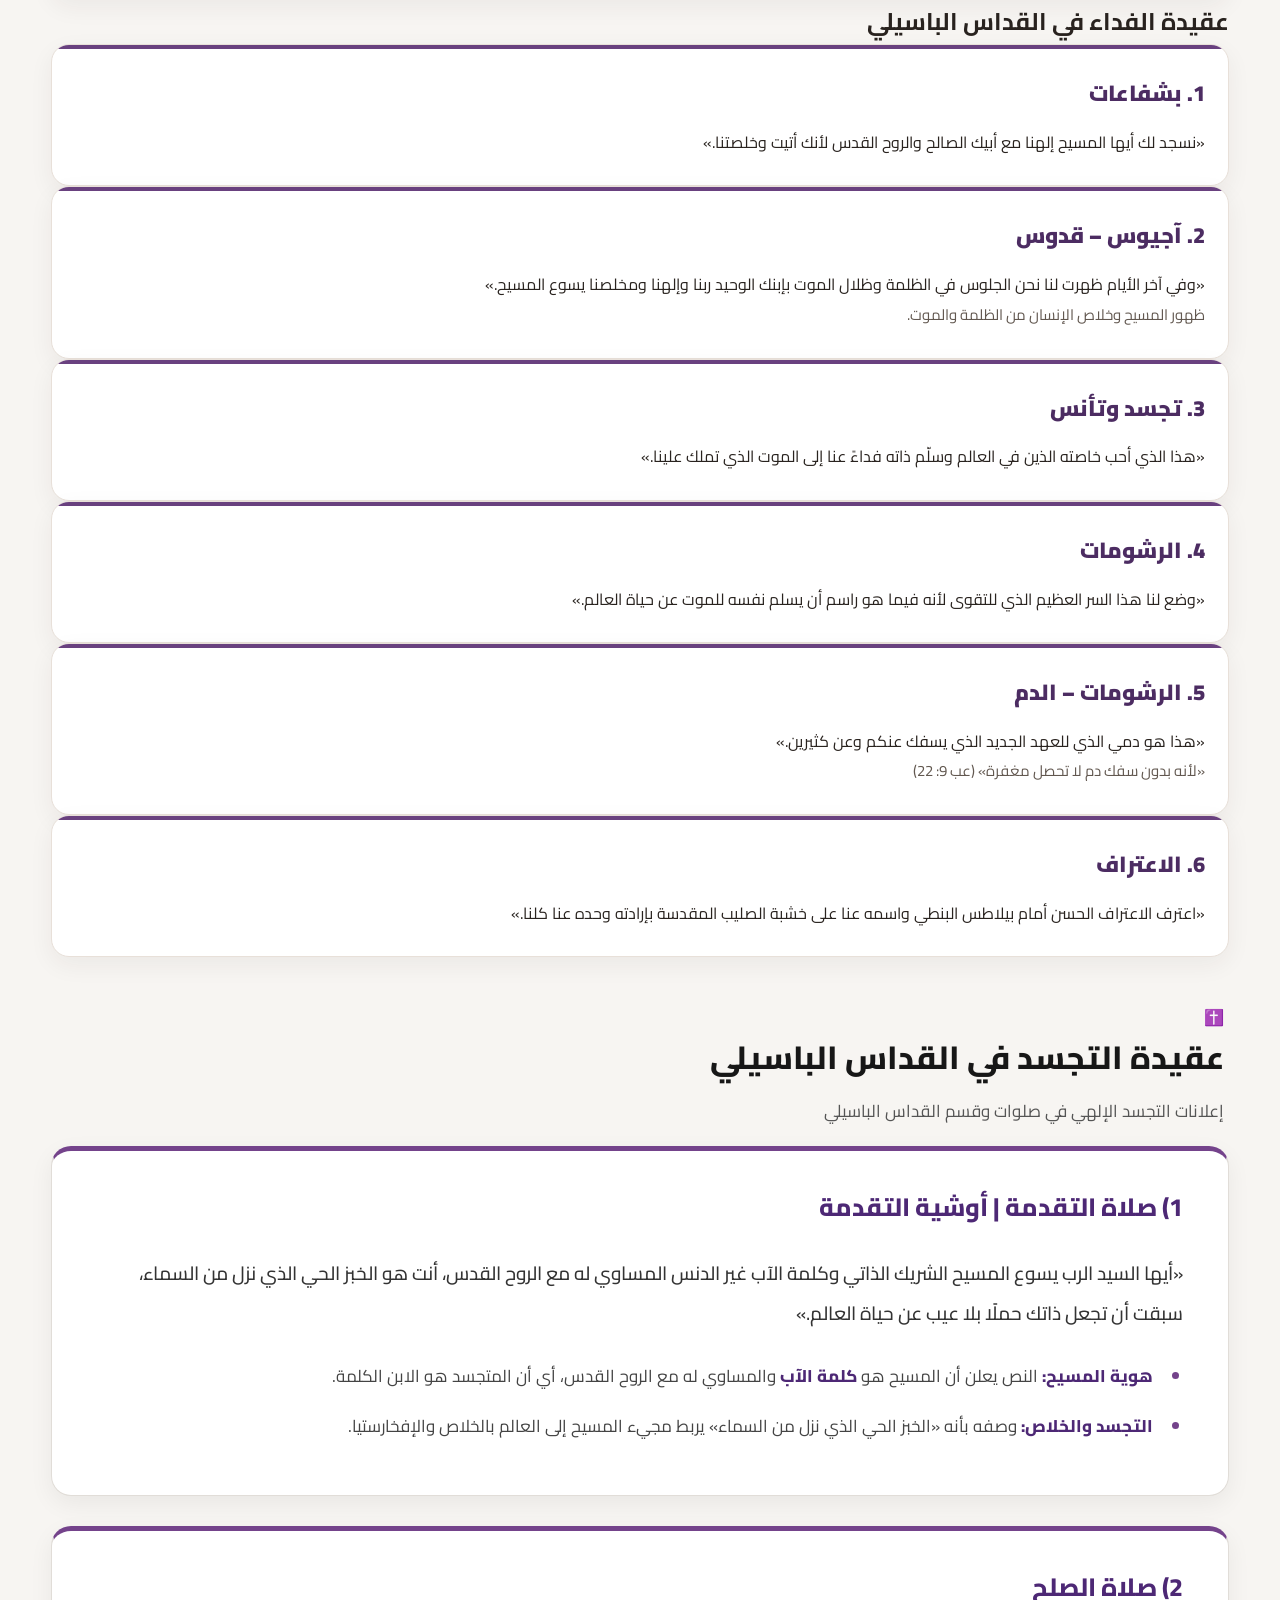
<file: mass.html>
<!DOCTYPE html>
<html lang="ar" dir="rtl">

<head>
  <meta charset="UTF-8" />
  <meta name="viewport" content="width=device-width, initial-scale=1.0" />

  <title>العقيدة في القداسات القبطية</title>

  <link rel="preconnect" href="https://fonts.googleapis.com">
  <link rel="preconnect" href="https://fonts.gstatic.com" crossorigin>

  <link
    href="https://fonts.googleapis.com/css2?family=Cairo:wght@400;500;600;700;800;900&display=swap"
    rel="stylesheet"
  />

  <link rel="stylesheet" href="style.css" />
</head>

<body>

<!-- =========================
     NAVBAR
========================= -->

<header class="topbar">

  <div class="container nav">

    <div class="brand">
      العقيدة في الليتورجية
    </div>

    <nav>
      <a href="index.html">الرئيسية</a>
      <a href="mass.html" class="active">القداس</a>
      <a href="tasbeha.html">التسبحة</a>
    </nav>

  </div>

</header>


<!-- =========================
     HERO
========================= -->

<section class="hero hero-home">

  <div class="overlay"></div>

  <div class="container hero-content">

    <span class="badge">
      العقيدة في القداسات القبطية
    </span>

    <h1>
      التثليث والتوحيد والتجسد والفداء
      <br>
      في القداسات القبطية
    </h1>

    <p>
      دراسة منظمة لمواضع ظهور العقائد الأساسية في القداس الكيرلسي
      والقداس الغريغوري والقداس الباسيلي، من خلال نصوص الصلوات
      والأنفورات والرشومات والتقديس والقسمة والتناول.
    </p>

    <div class="hero-actions">

      <a href="#kiryllos" class="btn primary">
        القداس الكيرلسي
      </a>

      <a href="#gregory" class="btn secondary">
        القداس الغريغوري
      </a>

      <a href="#basil" class="btn secondary">
        القداس الباسيلي
      </a>

    </div>

  </div>

</section>


<main class="container">


<!-- =====================================================
     مقدمة
===================================================== -->

<section class="section searchable">

  <div class="section-head">

    <h2>
      العقيدة في القداس
    </h2>

    <p>
      القداس القبطي ليس مجرد مجموعة من الصلوات الطقسية،
      ولكنه يحمل إيمان الكنيسة ويعلنه من خلال النصوص والمردات
      والصلوات والألحان.
    </p>

  </div>


  <div class="cards four">

    <article class="card">

      <h3>
        التوحيد
      </h3>

      <p>
        إيمان الكنيسة بإله واحد، مع إعلان وحدانية الله
        وعدم وجود آلهة متعددة.
      </p>

    </article>


    <article class="card">

      <h3>
        التثليث
      </h3>

      <p>
        الآب والابن والروح القدس، إله واحد،
        والثالوث القدوس المساوي غير المفترق.
      </p>

    </article>


    <article class="card">

      <h3>
        التجسد
      </h3>

      <p>
        الابن الكلمة الأزلي تجسد وتأنس، وأخذ طبيعة بشرية حقيقية
        من العذراء مريم، مع بقاء لاهوته كاملًا.
      </p>

    </article>


    <article class="card">

      <h3>
        الفداء
      </h3>

      <p>
        المسيح قدم ذاته عنا، وتألم ومات وقام،
        وأتم عمل خلاص الإنسان.
      </p>

    </article>

  </div>

</section>



<!-- =====================================================
     القداس الكيرلسي
===================================================== -->

<section class="section searchable" id="kiryllos">

  <div class="section-head">

    <span class="badge">
      أولًا
    </span>

    <h2>
      القداس الكيرلسي
    </h2>

    <p>
      يجمع القداس الكيرلسي بين الإعلان عن الثالوث القدوس،
      وحقيقة التجسد، وعمل المسيح الفدائي، وعمل الروح القدس
      في سر الإفخارستيا.
    </p>

  </div>


<!-- =========================
     التثليث والتوحيد
========================= -->

<div class="doctrine-title">

  <h2>
    عقيدة التثليث والتوحيد في القداس الكيرلسي
  </h2>

</div>


<article class="card doctrine-card">

  <h3>
    1. صلاة الحجاب – «يا خالق البرية»
  </h3>

  <p>
    هذه الصلاة تجمع بين مخاطبة الله، وطلب روح الله القدوس،
    وذكر المسيح وشركته، والمجد مع الروح القدس.
  </p>

  <blockquote>
    «أعطني يا رب روحك القدوس...»
  </blockquote>

  <blockquote>
    «...هذا الذي يليق بك معه المجد مع الروح القدس المحيي المساوي لك...»
  </blockquote>

  <p>
    يظهر هنا الابن/المسيح في علاقة مع الآب والروح القدس،
    كما يوصف الروح القدس بأنه المحيي والمساوي.
  </p>

</article>


<article class="card doctrine-card">

  <h3>
    2. صلاة الصلح – «لا بحاسة مرذولة»
  </h3>

  <blockquote>
    «...العلامة العظيمة الكاملة التي لمحبة إبنك الوحيد...»
  </blockquote>

  <blockquote>
    «...الذي نرسل لك إلى فوق المجد والكرامة والعزة والسجود أيها الآب والابن والروح القدس...»
  </blockquote>

  <p>
    الآب هو المخاطَب، والابن الوحيد محبوب الآب والذي به تم الخلاص،
    والروح القدس مشترك مع الآب والابن في المجد والسجود.
  </p>

</article>


<article class="card doctrine-card">

  <h3>
    3. صلاة الصلح – «يا إله المحبة»
  </h3>

  <blockquote>
    «...بإبنك الوحيد الجنس لكي نحب بعضنا بعضًا كما أحببتنا أنت...»
  </blockquote>

  <blockquote>
    «...نتطهر ونتقدس من قبل وساطة روحك القدوس...»
  </blockquote>

  <blockquote>
    «نسجد لك أيها المسيح، مع أبيك الصالح، والروح القدس، لأنك أتيت وخلصتنا.»
  </blockquote>

  <p>
    تظهر هنا صورة واضحة للابن والآب والروح القدس،
    مع إبراز عمل الروح القدس في التطهير والتقديس.
  </p>

</article>


<article class="card doctrine-card">

  <h3>
    4. مستحق وعادل
  </h3>

  <blockquote>
    «أيها الكائن السيد الرب الله الآب ضابط الكل...»
  </blockquote>

  <blockquote>
    «هذا الذي من قبله نشكر، ونقرب لك معه ومع الروح القدس، الثالوث المقدس المساوي غير المفترق...»
  </blockquote>

  <ul class="styled-list">

    <li>
      الآب: المخاطَب.
    </li>

    <li>
      الابن: من قبله ومعه نقدم.
    </li>

    <li>
      الروح القدس: معه.
    </li>

    <li>
      الثلاثة: ثالوث مقدس مساوي غير مفترق.
    </li>

  </ul>

</article>


<article class="card doctrine-card">

  <h3>
    5. آجيوس / قدوس
  </h3>

  <blockquote>
    «قدوس، قدوس، قدوس. قدوس رب الجنود...»
  </blockquote>

  <blockquote>
    «من قبل إبنك الوحيد ربنا وإلهنا ومخلصنا وملكنا كلنا يسوع المسيح.»
  </blockquote>

  <blockquote>
    «بحلول روحك القدوس عليها.»
  </blockquote>

  <p>
    يظهر الابن في التدبير الخلاصي، والروح القدس كعامل التقديس
    والحلول على القرابين.
  </p>

</article>


<article class="card doctrine-card">

  <h3>
    6. سر حلول الروح القدس
  </h3>

  <blockquote>
    «فالآن يا الله الآب ضابط الكل، فيما نحن نبشر بموت ابنك الوحيد ربنا وإلهنا ومخلصنا وملكنا كلنا يسوع المسيح.»
  </blockquote>

  <blockquote>
    «ونعترف بقيامته المقدسة، وصعوده إلى السموات، وجلوسه عن يمينك أيها الآب.»
  </blockquote>

  <p>
    تظهر علاقة الابن بالآب بصورة واضحة:
    الابن يموت ويقوم ويصعد ويجلس عن يمين الآب.
  </p>

</article>


<article class="card doctrine-card">

  <h3>
    7. «نسأل ونطلب من صلاحك»
  </h3>

  <blockquote>
    «...لا تحرم شعبك من حلول روحك القدوس.»
  </blockquote>

  <p>
    الآب هو مصدر الطلب، والروح القدس يحل على شعب الله.
  </p>

</article>


<article class="card doctrine-card">

  <h3>
    8. «يا الله الذي أحبنا»
  </h3>

  <blockquote>
    «يا الله الذي أحبنا هكذا وأنعم علينا برتبة البنوة، لكي ندعى أبناء الله.»
  </blockquote>

  <blockquote>
    «نحن وارثون لك يا الله الآب، وشركاء في ميراث مسيحك.»
  </blockquote>

  <blockquote>
    «طهر إنساننا الداخلي كطهر ابنك الوحيد...»
  </blockquote>

  <blockquote>
    «هذا الذي أنت مبارك معه مع الروح القدس المحيي المساوي لك...»
  </blockquote>

  <p>
    الآب يمنح البنوة، والابن هو الابن الوحيد والمسيح،
    والروح القدس محيي ومساوٍ.
  </p>

</article>


<article class="card doctrine-card">

  <h3>
    9. القدسات للقديسين
  </h3>

  <blockquote>
    «مبارك الرب يسوع المسيح ابن الله، وقدوس الروح القدس.»
  </blockquote>

  <blockquote>
    «واحد هو الآب القدوس، واحد هو الابن القدوس، واحد هو الروح القدس. آمين.»
  </blockquote>

  <p>
    من أوضح الصيغ التي تجمع الآب والابن والروح القدس،
    مع إعلان الوحدة والقداسة.
  </p>

</article>


<article class="card doctrine-card">

  <h3>
    10. قسمة القداس الكيرلسي للآب
  </h3>

  <blockquote>
    «يا الله الذي سبق فوسمنا للبنوة بيسوع المسيح ربنا...»
  </blockquote>

  <blockquote>
    «هذا الذي صار لنا به خلاصنا، بدمه الطاهر لغفران الخطايا.»
  </blockquote>

  <blockquote>
    «هذا الذي من قبله المجد... تليق بك معه ومع الروح القدس المحيي المساوي لك...»
  </blockquote>

  <p>
    الآب هو المصدر والمخاطَب، والابن وسيلة البنوة والخلاص،
    والروح القدس معه ومساوٍ.
  </p>

</article>


<article class="card doctrine-card">

  <h3>
    11. نهاية القداس – صلاة الشكر وصرف الشعب
  </h3>

  <blockquote>
    «أنت الذي ينبغي لك كل المجد والعظمة والعز والسلطان قبل كل الدهور أيها الآب والابن والروح القدس الآن وكل أوان.»
  </blockquote>

  <p>
    ختام صريح بإعلان المجد للثالوث القدوس.
  </p>

</article>



<!-- =========================
     الفداء
========================= -->

<div class="doctrine-title">

  <h2>
    عقيدة الفداء في القداس الكيرلسي
  </h2>

</div>


<article class="card doctrine-card">

  <h3>
    1. تقديس الخبز
  </h3>

  <blockquote>
    «في الليلة التي أسلم ذاته فيها ليتألم عن خطايانا. والموت الذي قبله بذاته بإرادته وحده عنا كلنا.»
  </blockquote>

  <p>
    يظهر هنا قبول المسيح للموت بإرادته من أجل خلاص الإنسان.
  </p>

  <blockquote>
    «تبشرون بموتي وتعترفون بقيامتي، وتذكروني إلى أن أجئ.»
  </blockquote>

</article>


<article class="card doctrine-card">

  <h3>
    2. تقديس الكأس
  </h3>

  <blockquote>
    «هذا هو دمي الذي للعهد الجديد، الذي يسفك عنكم وعن كثيرين...»
  </blockquote>

  <p>
    يشير إلى دم المسيح المسفوك من أجل الخلاص وغفران الخطايا.
  </p>

  <p class="important">
    «لأنه بدون سفك دم لا تحصل مغفرة» (عب 9: 22)
  </p>

</article>



<!-- =========================
     التجسد
========================= -->

<div class="doctrine-title">

  <h2>
    عقيدة التجسد في القداس الكيرلسي
  </h2>

</div>


<article class="card doctrine-card">

  <h3>
    1. صلاة الصلح – «يا رئيس الحياة وملك الدهور»
  </h3>

  <blockquote>
    «يا رئيس الحياة وملك الدهور»
  </blockquote>

  <p>
    تؤكد الصلاة لاهوت المسيح؛ فالذي تجسد هو نفسه رئيس الحياة وملك الدهور.
  </p>

  <blockquote>
    «إذ لنا العلامة العظيمة الكاملة التي لمحبة ابنك الوحيد»
  </blockquote>

  <p>
    الابن الوحيد هو الأقنوم الثاني، والتجسد إعلان عظيم عن محبة الله للإنسان.
  </p>

  <blockquote>
    «نسجد لك أيها المسيح... لأنك أتيت وخلصتنا»
  </blockquote>

  <p>
    مجيء المسيح يشير إلى التجسد، وغاية التجسد هي خلاص الإنسان.
  </p>

</article>


<article class="card doctrine-card">

  <h3>
    2. مستحق وعادل
  </h3>

  <blockquote>
    «نورك الحقيقي ابنك الوحيد ربنا وإلهنا ومخلصنا وملكنا كلنا يسوع المسيح»
  </blockquote>

  <p>
    النص يحدد بوضوح الشخص الذي تجسد:
    الابن الوحيد، ربنا وإلهنا ومخلصنا يسوع المسيح.
  </p>

</article>


<article class="card doctrine-card">

  <h3>
    3. آجيوس / قدوس
  </h3>

  <blockquote>
    «من قِبَل ابنك الوحيد ربنا وإلهنا ومخلصنا وملكنا كلنا يسوع المسيح»
  </blockquote>

  <p>
    الابن هو الذي يتم به التدبير الخلاصي، وهو ربنا وإلهنا ومخلصنا.
  </p>

  <blockquote>
    «إملأ هذه الصعيدة التي لك يا رب بالبركة التي من قبلك بحلول روحك القدوس عليها»
  </blockquote>

  <p>
    يظهر هنا عمل الثالوث في الإفخارستيا:
    الابن ننال جسده، والروح القدس يحل ويقدس القرابين.
  </p>

</article>


<article class="card doctrine-card">

  <h3>
    4. الأنافورا
  </h3>

  <blockquote>
    «الذي من قبله نشكر ونقرب لك، ومعه نسجد»
  </blockquote>

  <p>
    تشير إلى الابن باعتباره الوسيط في تدبير الخلاص.
  </p>

  <blockquote>
    «هذا الذي من قبل الدهور... ظهر لنا في آخر الأيام»
  </blockquote>

  <p>
    الابن موجود قبل كل الدهور، لكنه ظهر لنا في الزمان بالتجسد.
  </p>

</article>


<article class="card doctrine-card">

  <h3>
    5. الاعتراف
  </h3>

  <blockquote>
    «الجسد المقدس الذي أخذه من سيدتنا وملكتنا كلنا والدة الإله القديسة مريم»
  </blockquote>

  <p>
    المسيح أخذ جسدًا حقيقيًا من العذراء مريم، وليس جسدًا وهميًا.
    واللقب «والدة الإله» مرتبط بسر التجسد لأن الذي ولدته مريم
    هو الله الكلمة المتجسد.
  </p>

  <blockquote>
    «هذا هو الجسد المحيي»
  </blockquote>

  <p>
    ثمرة التجسد حاضرة في حياة الكنيسة من خلال الإفخارستيا.
  </p>

</article>


<article class="card doctrine-card">

  <h3>
    6. التناول
  </h3>

  <ul class="styled-list">

    <li>
      أخذ المسيح جسدًا حقيقيًا.
    </li>

    <li>
      قدم جسده لأجل خلاصنا.
    </li>

    <li>
      قام بالجسد.
    </li>

    <li>
      يعطينا جسده ودمه في الإفخارستيا.
    </li>

  </ul>

</article>



<!-- =====================================================
     القداس الغريغوري
===================================================== -->

<section class="section searchable" id="gregory">

  <div class="section-head">

    <span class="badge">
      ثانيًا
    </span>

    <h2>
      القداس الغريغوري
    </h2>

    <p>
      يتميز القداس الغريغوري بكثرة النصوص التي تعلن لاهوت المسيح،
      التجسد، الفداء، وعلاقة الابن بالآب والروح القدس.
    </p>

  </div>


<!-- =========================
     التثليث
========================= -->

<div class="doctrine-title">

  <h2>
    عقيدة التثليث والتوحيد في القداس الغريغوري
  </h2>

</div>


<article class="card doctrine-card">

  <h3>
    1. صلاة الحجاب – ظهور الأقانيم الثلاثة
  </h3>

  <blockquote>
    «أرسل علىَّ نعمة روحك القدوس، واجعلني مستحقًا أن أقف على مذبحك المقدس... ومجدًا لك ولابنك الوحيد والروح القدس المحيي المساوي لك الآن وكل أوان وإلى دهر الدهور. آمين.»
  </blockquote>

  <p>
    الآب، والابن الوحيد، والروح القدس المحيي المساوي.
  </p>

</article>


<article class="card doctrine-card">

  <h3>
    2. صلاة الصلح – الآب والروح القدس
  </h3>

  <blockquote>
    «واجعلنا مستحقين كلنا يا سيدنا أن نقبل بعضنا بعضًا بقبلة طاهرة... بنعمتك ومسرة أبيك الصالح وفعل روحك القدوس...»
  </blockquote>

  <p>
    يظهر الابن مخاطبًا، والآب باعتباره «أبيك الصالح»،
    والروح القدس باعتباره «روحك القدوس».
  </p>

</article>


<article class="card doctrine-card">

  <h3>
    3. مستحق وعادل – الثلاثة مجتمعون
  </h3>

  <blockquote>
    «محبة الله الآب، ونعمة الابن الوحيد، ربنا وإلهنا ومخلصنا يسوع المسيح، وشركة وموهبة الروح القدس، تكون مع جميعكم.»
  </blockquote>

  <ul class="styled-list">

    <li>
      الآب: المحبة.
    </li>

    <li>
      الابن: النعمة.
    </li>

    <li>
      الروح القدس: الشركة والموهبة.
    </li>

  </ul>

</article>


<article class="card doctrine-card">

  <h3>
    4. «أيها الكائن السيد الرب»
  </h3>

  <blockquote>
    «أيها الكائن السيد الرب، الإله الحق من الإله الحق، الذي أظهر لنا نور الآب، الذي أنعم علينا بمعرفة الروح القدس الحقيقية...»
  </blockquote>

  <p>
    يظهر الابن، والآب، والروح القدس في إطار عمل الله الواحد.
  </p>

</article>


<article class="card doctrine-card">

  <h3>
    5. لحن «قدوس»
  </h3>

  <blockquote>
    «قدوس. قدوس. قدوس. رب الصباؤوت. السماء والأرض مملوءتان من مجدك الأقدس.»
  </blockquote>

  <p>
    التقديس الثلاثي من أهم المواضع التي تُقرأ في إطار إعلان الثالوث
    مع الحفاظ على الإيمان بإله واحد.
  </p>

</article>


<article class="card doctrine-card">

  <h3>
    6. «لأنك في الليلة»
  </h3>

  <blockquote>
    «ونظرت إلى فوق نحو السماء إلى الله أبيك وسيد كل أحد...»
  </blockquote>

  <blockquote>
    «...وقسمته وأعطيته لتلاميذك... لأن هذا هو جسدي...»
  </blockquote>

  <p>
    يظهر الآب، والابن الذي يبذل جسده، والروح القدس في طقس التقديس.
  </p>

</article>


<article class="card doctrine-card">

  <h3>
    7. «فيما نحن نصنع ذكر»
  </h3>

  <blockquote>
    «فإذا يا سيدنا فيما نحن نصنع ذكر نزولك على الأرض، وموتك المحيي، وقبرك ثلاثة أيام، وقيامتك من الأموات، وصعودك إلى السموات وجلوسك عن يمين أبيك...»
  </blockquote>

  <blockquote>
    «أنت أرسل علينا نعمة روحك القدوس، لكي تطهر وتنقل هذه القرابين الموضوعة إلى جسد ودم خلاصنا.»
  </blockquote>

  <p>
    الابن يتمم التدبير الخلاصي، والآب هو أبوه،
    والروح القدس يرسل نعمته لتقديس القرابين.
  </p>

</article>


<article class="card doctrine-card">

  <h3>
    8. «جي ناي نان / ارحمنا»
  </h3>

  <blockquote>
    «...لا تمنع شعبك من نعمة روحك القدوس.»
  </blockquote>

  <blockquote>
    «لأن شعبك وكنيستك يطلبون إليك وبك إلى الآب معك قائلين...»
  </blockquote>

</article>


<article class="card doctrine-card">

  <h3>
    9. «لكي بهذا / هينا نيم خين فاي»
  </h3>

  <blockquote>
    «لكي بهذا كما أيضًا في كل شيء يتمجد ويتبارك ويرتفع اسمك العظيم القدوس، في كل شيء كريم ومبارك، مع أبيك الصالح والروح القدس.»
  </blockquote>

  <p>
    المخاطَب هو الابن، ويظهر معه الآب والروح القدس.
  </p>

</article>


<article class="card doctrine-card">

  <h3>
    10. مقدمة القسمة
  </h3>

  <blockquote>
    «أيها الإله الوحيد الجنس الذي في حضن أبيه.»
  </blockquote>

  <p>
    إعلان لعلاقة الابن بالآب.
  </p>

</article>


<article class="card doctrine-card">

  <h3>
    11. «خلصت حقًا»
  </h3>

  <blockquote>
    «مبارك الرب يسوع المسيح ابن الله، وقدوس الروح القدس. آمين.»
  </blockquote>

  <blockquote>
    «واحد هو الآب القدوس. واحد هو الابن القدوس. واحد هو الروح القدس. آمين.»
  </blockquote>

</article>



<!-- =========================
     الفداء الغريغوري
========================= -->

<div class="doctrine-title">

  <h2>
    عقيدة الفداء في القداس الغريغوري
  </h2>

</div>


<article class="card doctrine-card">

  <h3>
    1. صلاة الصلح
  </h3>

  <blockquote>
    «وعندما سقط بغواية العدو ومخالفة وصيتك وأردت أن ترده إلى رتبته الأولى لا ملاك ولا رئيس ملائكة ولا رئيس آباء ولا نبي ائتمنتهم على خلاصنا.»
  </blockquote>

  <p>
    إعلان أن خلاص الإنسان ليس عمل ملاك أو نبي، بل تدبير الله نفسه.
  </p>

</article>


<article class="card doctrine-card">

  <h3>
    2. محبة الله الآب – مستحق ومستوجب
  </h3>

  <blockquote>
    «خالق الكل، مخلص الجميع غافر خطايانا منقذ حياتنا من الفساد.»
  </blockquote>

  <p>
    يظهر الله باعتباره الخالق والمخلص وغافر الخطايا.
  </p>

</article>


<article class="card doctrine-card">

  <h3>
    3. ما قبل الرشومات – «أنت يا سيدي»
  </h3>

  <blockquote>
    «أنت يا سيدي حولت لي العقوبة خلاصًا... أعطيت إطلاقًا لمن قبض عليهم في الجحيم، أزلت لعنة الناموس، أبطلت الخطية بالجسد...»
  </blockquote>

  <blockquote>
    «احتملت ظلم الأشرار، بذلت ظهرك للسياط وخديك أهملتهما للطم لأجلي يا سيدي، لم ترد وجهك عن خزي البصاق.»
  </blockquote>

</article>


<article class="card doctrine-card">

  <h3>
    4. «أتيت إلى الذبح»
  </h3>

  <blockquote>
    «أتيت إلى الذبح مثل الحمل حتى إلى الصليب.»
  </blockquote>

  <p>
    إعلان صريح عن عمل المسيح الذبيحي والفدائي.
  </p>

</article>



<!-- =========================
     التجسد الغريغوري
========================= -->

<div class="doctrine-title">

  <h2>
    عقيدة التجسد في القداس الغريغوري
  </h2>

</div>


<article class="card doctrine-card">

  <h3>
    1. صلاة الصلح
  </h3>

  <blockquote>
    «واردت أن تجدده، وترده إلى رتبته الأولى. لا ملاك ولا رئيس ملائكة ولا آباء ولا نبي ائتمنته على خلاصنا. بل أنت بغير استحالة، تجسدت وتأنست، وشابهتنا في كل شيء ما خلا الخطية وحدها.»
  </blockquote>

  <p>
    إعلان صريح أن الله نفسه قام بعمل الخلاص،
    وأن المسيح تجسد وتأنس وصار إنسانًا حقيقيًا بلا خطية.
  </p>

  <blockquote>
    «وصرت لنا وسيطًا لدى الآب، والحاجز المتوسط نقضته، والعداوة القديمة هدمتها.»
  </blockquote>

  <blockquote>
    «وأكملت التدبير بالجسد. وعند صعودك إلى السموات جسديًا، إذ ملأت الكل بلاهوتك.»
  </blockquote>

  <p>
    تؤكد العبارة حقيقة الجسد، والصعود الجسدي، وكمال لاهوت المسيح.
  </p>

</article>


<article class="card doctrine-card">

  <h3>
    2. قسمة «حولت لي العقوبة خلاصًا»
  </h3>

  <blockquote>
    «أنت الإله لم تضمر اختطافًا أن تكون مساويًا لله، لكن وضعت ذاتك وأخذت شكل العبد...»
  </blockquote>

  <p>
    المسيح هو الإله، وأخذ شكل العبد في اتضاعه من أجل الخلاص.
  </p>

</article>


<article class="card doctrine-card">

  <h3>
    3. قدوس
  </h3>

  <blockquote>
    «أنت الذي خدمت لي الخلاص لما خالفت ناموسك. كنور حقيقي أشرقت للضالين وغير العارفين.»
  </blockquote>

  <p>
    المسيح هو النور الحقيقي، ومجيئه مرتبط بخلاص الإنسان.
  </p>

</article>


<article class="card doctrine-card">

  <h3>
    4. «تجسد وتأنس»
  </h3>

  <blockquote>
    «أنت الكائن في كل زمان، أتيت إلينا على الأرض، أتيت إلى بطن العذراء.»
  </blockquote>

  <blockquote>
    «أيها الغير المحوي، إذ أنت الإله... لكن وضعت ذاتك وأخذت شكل العبد.»
  </blockquote>

  <blockquote>
    «وباركت طبيعتي فيك.»
  </blockquote>

  <p>
    المسيح أزلي، وهو الله، وأتى إلى العالم وتجسد من العذراء،
    وأخذ طبيعتنا البشرية وباركها.
  </p>

</article>


<article class="card doctrine-card">

  <h3>
    5. القسمة للابن – الغريغوري
  </h3>

  <blockquote>
    «مبارك أنت أيها المسيح إلهنا ضابط الكل مخلص كنيستك أيها الكلمة المتجسد الذي من قبل تجسدك غير المدرك أعددت لنا خبزًا سمائيًا جسدك المقدس...»
  </blockquote>

  <p>
    الابن هو الكلمة المتجسد، وهو موجود قبل التجسد،
    والتجسد مرتبط بسر الإفخارستيا والذبيحة.
  </p>

</article>



<!-- =====================================================
     القداس الباسيلي
===================================================== -->

<section class="section searchable" id="basil">

  <div class="section-head">

    <span class="badge">
      ثالثًا
    </span>

    <h2>
      القداس الباسيلي
    </h2>

    <p>
      يقدم القداس الباسيلي صياغات واضحة جدًا عن وحدانية الله،
      والثالوث القدوس، وتجسد الابن، وعمل الروح القدس،
      والفداء والخلاص.
    </p>

  </div>



<!-- =========================
     التثليث والتوحيد
========================= -->

<div class="doctrine-title">

  <h2>
    عقيدة التثليث والتوحيد في القداس الباسيلي
  </h2>

</div>


<article class="card doctrine-card">

  <h3>
    1. رشومات الحمل
  </h3>

  <blockquote>
    «باسم الآب والابن والروح القدس إله واحد.»
  </blockquote>

  <blockquote>
    «مبارك الله الآب ضابط الكل... مبارك ابنه الوحيد يسوع المسيح ربنا...»
  </blockquote>

  <blockquote>
    «مجدًا وإكرامًا... للثالوث القدوس، الآب والابن والروح القدس.»
  </blockquote>

  <p>
    هنا تظهر وحدانية الله، وتمييز الأقانيم الثلاثة،
    والإعلان عن الثالوث القدوس.
  </p>

</article>


<article class="card doctrine-card">

  <h3>
    2. مرد تقديم الحمل – «واحد هو الآب القدوس»
  </h3>

  <blockquote>
    «واحد هو الآب القدوس، واحد هو الابن القدوس، واحد هو الروح القدس. آمين.»
  </blockquote>

  <p>
    من أهم الصيغ العقائدية لأنها تسمي الأقانيم الثلاثة
    وتعلن وحدتهم وقداستهم.
  </p>

</article>


<article class="card doctrine-card">

  <h3>
    3. المجد للآب والابن والروح القدس
  </h3>

  <blockquote>
    «المجد للآب والابن والروح القدس الآن وكل أوان وإلى دهر الدهور. آمين.»
  </blockquote>

</article>


<article class="card doctrine-card">

  <h3>
    4. صلاة التقدمة
  </h3>

  <blockquote>
    «أيها السيد الرب يسوع المسيح... كلمة الآب... المساوي له مع الروح القدس...»
  </blockquote>

  <blockquote>
    «لأنك أنت هو إلهنا الذي يليق بك المجد مع أبيك الصالح والروح القدس المحيي المساوي لك الآن وكل أوان...»
  </blockquote>

  <p>
    الابن مع الآب ومع الروح القدس، والروح القدس محيي ومساوٍ.
  </p>

</article>


<article class="card doctrine-card">

  <h3>
    5. تحليل الخدام
  </h3>

  <blockquote>
    «...يكونون محاللين من فم الثالوث القدوس، الآب والابن والروح القدس...»
  </blockquote>

</article>


<article class="card doctrine-card">

  <h3>
    6. سر الإنجيل / مرد الإنجيل
  </h3>

  <blockquote>
    «مبارك الآب والابن والروح القدس، الثالوث الكامل، نسجد له ونمجده.»
  </blockquote>

  <p>
    إعلان صريح عن الثالوث الكامل والسجود والتمجيد.
  </p>

</article>


<article class="card doctrine-card">

  <h3>
    7. الثلاث تقديسات
  </h3>

  <blockquote>
    «قدوس الله، قدوس القوي، قدوس الذي لا يموت...»
  </blockquote>

  <blockquote>
    «المجد للآب والابن والروح القدس... أيها الثالوث المقدس ارحمنا.»
  </blockquote>

</article>


<article class="card doctrine-card">

  <h3>
    8. صلاة الشكر
  </h3>

  <blockquote>
    «فلنشكر صانع الخيرات الرحوم الله أبا ربنا وإلهنا ومخلصنا يسوع المسيح.»
  </blockquote>

  <p>
    تظهر علاقة الآب بالابن بصورة واضحة.
  </p>

</article>


<article class="card doctrine-card">

  <h3>
    9. صلاة ما يقال في البولس
  </h3>

  <blockquote>
    «...المسيح إلهنا... وأنت الذي نرسل لك إلى فوق المجد والكرام والسجود مع أبيك الصالح والروح القدس المحيي المساوي لك...»
  </blockquote>

</article>


<article class="card doctrine-card">

  <h3>
    10. مرد الكاثوليكون
  </h3>

  <blockquote>
    «الكامل بركة أبيه، الكلمة أتى وتجسد كإنسان كامل.»
  </blockquote>

  <blockquote>
    «المجد للآب والابن والروح القدس.»
  </blockquote>

  <blockquote>
    «بركة الثالوث الأقدس، الآب والابن والروح القدس.»
  </blockquote>

</article>


<article class="card doctrine-card">

  <h3>
    11. مرد الإبركسيس
  </h3>

  <blockquote>
    «مبارك أنت بالحقيقة مع أبيك الصالح والروح القدس لأنك أتيت وخلصتنا.»
  </blockquote>

</article>


<article class="card doctrine-card">

  <h3>
    12. مستحق وعادل
  </h3>

  <blockquote>
    «أيها الكائن السيد الرب الآب ضابط الكل...»
  </blockquote>

  <blockquote>
    «ابنك الوحيد ربنا وإلهنا ومخلصنا وملكنا كلنا يسوع المسيح.»
  </blockquote>

  <blockquote>
    «هذا الذي من قبله نشكر ونقرب لك معه مع الروح القدس، الثالوث المقدس المساوي غير المفترق...»
  </blockquote>

  <p>
    الآب هو المخاطَب، والابن به نشكر ونقرب،
    والروح القدس معه، والثلاثة ثالوث مقدس مساوي غير مفترق.
  </p>

</article>


<article class="card doctrine-card">

  <h3>
    13. الشاروبيم يسجدون لك وقدوس
  </h3>

  <blockquote>
    «الشاروبيم يسجدون لك، والسيرافيم يمجدونك، صارخين قائلين: قدوس، قدوس، قدوس رب الصباؤوت...»
  </blockquote>

  <p>
    ثم يظهر الابن في التدبير الخلاصي، والروح القدس في التجسد.
  </p>

  <blockquote>
    «...ظهرت لنا... بابنك الوحيد الجنس ربنا وإلهنا ومخلصنا يسوع المسيح، هذا الذي من الروح القدس ومن العذراء القديسة مريم...»
  </blockquote>

</article>


<article class="card doctrine-card">

  <h3>
    14. تجسد وتأنس
  </h3>

  <blockquote>
    «...بابنك الوحيد الجنس ربنا وإلهنا ومخلصنا يسوع المسيح، هذا الذي من الروح القدس ومن العذراء القديسة مريم وتجسد وتأنس...»
  </blockquote>

  <blockquote>
    «...وأنعم علينا بالميلاد الفوقاني من الماء والروح... وصيرنا أطهارًا بروحك القدوس...»
  </blockquote>

  <p>
    الابن: التجسد والتأنس والخلاص.
    الروح القدس: دوره في التجسد والميلاد الجديد والتقديس.
  </p>

</article>


<article class="card doctrine-card">

  <h3>
    15. القيامة والصعود
  </h3>

  <blockquote>
    «وقام من الأموات في اليوم الثالث، وصعد إلى السموات وجلس عن يمينك أيها الآب...»
  </blockquote>

</article>


<article class="card doctrine-card">

  <h3>
    16. سر حلول الروح القدس
  </h3>

  <blockquote>
    «ليحل روح القدس علينا وعلى هذه القرابين الموضوعة، ويطهرها وينقلها...»
  </blockquote>

  <p>
    الآب تُرفع إليه القرابين، والابن ذبيحته وجسده ودمه،
    والروح القدس يحل ويقدس القرابين.
  </p>

</article>


<article class="card doctrine-card">

  <h3>
    17. قسمة القداس الباسيلي
  </h3>

  <blockquote>
    «الذي أعطانا الخلاص من خطايانا بابنه الوحيد الجنس يسوع المسيح...»
  </blockquote>

  <blockquote>
    «اللهم الذي قدس هذه القرابين الموضوعة بحلول روحك القدوس عليها وطهرتها...»
  </blockquote>

  <blockquote>
    «نطلب إليك يا الله الآب القدوس الذي في السموات...»
  </blockquote>

  <p>
    الآب والابن والروح القدس يظهرون في نفس القسمة،
    وكل أقنوم يظهر في إطار عمله.
  </p>

</article>


<article class="card doctrine-card">

  <h3>
    18. القدسات للقديسين
  </h3>

  <blockquote>
    «مبارك الرب يسوع المسيح ابن الله، وقدوس الروح القدس.»
  </blockquote>

  <blockquote>
    «واحد هو الآب القدوس، واحد هو الابن القدوس، واحد هو الروح القدس. آمين.»
  </blockquote>

</article>


<article class="card doctrine-card">

  <h3>
    19. التوزيع
  </h3>

  <blockquote>
    «يا رئيس الحياة وملك الدهور، كلمة الله الآب، ربنا وإلهنا ومخلصنا يسوع المسيح...»
  </blockquote>

  <blockquote>
    «باركنا أنت هو ابن الله، لك المجد معه مع الروح القدس المحيي إلى الأبد...»
  </blockquote>

  <blockquote>
    «المجد لك مع أبيك الصالح والروح القدس إلى الأبد.»
  </blockquote>

  <blockquote>
    «لأنه مبارك الآب والابن والروح القدس، الثالوث الكامل، نسجد له ونمجده.»
  </blockquote>

</article>


<article class="card doctrine-card">

  <h3>
    20. صلاة الكاهن بعد التناول
  </h3>

  <blockquote>
    «نعم أيها الآب، إن هذه مشيئتك...»
  </blockquote>

  <blockquote>
    «المجد لك أيها الآب والابن والروح القدس، الآن وكل أوان وإلى الأبد.»
  </blockquote>

</article>



<!-- =========================
     الفداء الباسيلي
========================= -->

<div class="doctrine-title">

  <h2>
    عقيدة الفداء في القداس الباسيلي
  </h2>

</div>


<article class="card doctrine-card">

  <h3>
    1. بشفاعات
  </h3>

  <blockquote>
    «نسجد لك أيها المسيح إلهنا مع أبيك الصالح والروح القدس لأنك أتيت وخلصتنا.»
  </blockquote>

</article>


<article class="card doctrine-card">

  <h3>
    2. آجيوس – قدوس
  </h3>

  <blockquote>
    «وفي آخر الأيام ظهرت لنا نحن الجلوس في الظلمة وظلال الموت بإبنك الوحيد ربنا وإلهنا ومخلصنا يسوع المسيح.»
  </blockquote>

  <p>
    ظهور المسيح وخلاص الإنسان من الظلمة والموت.
  </p>

</article>


<article class="card doctrine-card">

  <h3>
    3. تجسد وتأنس
  </h3>

  <blockquote>
    «هذا الذي أحب خاصته الذين في العالم وسلّم ذاته فداءً عنا إلى الموت الذي تملك علينا.»
  </blockquote>

</article>


<article class="card doctrine-card">

  <h3>
    4. الرشومات
  </h3>

  <blockquote>
    «وضع لنا هذا السر العظيم الذي للتقوى لأنه فيما هو راسم أن يسلم نفسه للموت عن حياة العالم.»
  </blockquote>

</article>


<article class="card doctrine-card">

  <h3>
    5. الرشومات – الدم
  </h3>

  <blockquote>
    «هذا هو دمي الذي للعهد الجديد الذي يسفك عنكم وعن كثيرين.»
  </blockquote>

  <p class="important">
    «لأنه بدون سفك دم لا تحصل مغفرة» (عب 9: 22)
  </p>

</article>


<article class="card doctrine-card">

  <h3>
    6. الاعتراف
  </h3>

  <blockquote>
    «اعترف الاعتراف الحسن أمام بيلاطس البنطي واسمه عنا على خشبة الصليب المقدسة بإرادته وحده عنا كلنا.»
  </blockquote>

</article>

<!-- =========================
     عقيدة التجسد في القداس الباسيلي
========================= -->
<section class="doctrine-section incarnation-section">
    <div class="section-title">
        <span class="section-icon">✝️</span>
        <div>
            <h2>عقيدة التجسد في القداس الباسيلي</h2>
            <p>إعلانات التجسد الإلهي في صلوات وقسم القداس الباسيلي</p>
        </div>
    </div>

    <!-- 1. صلاة التقدمة -->
    <article class="doctrine-card searchable">
        <h3>1) صلاة التقدمة | أوشية التقدمة</h3>

        <div class="quote">
            «أيها السيد الرب يسوع المسيح الشريك الذاتي وكلمة الآب غير الدنس
            المساوي له مع الروح القدس، أنت هو الخبز الحي الذي نزل من السماء،
            سبقت أن تجعل ذاتك حملًا بلا عيب عن حياة العالم.»
        </div>

        <ul>
            <li>
                <strong>هوية المسيح:</strong>
                النص يعلن أن المسيح هو <strong>كلمة الآب</strong>
                والمساوي له مع الروح القدس، أي أن المتجسد هو الابن الكلمة.
            </li>

            <li>
                <strong>التجسد والخلاص:</strong>
                وصفه بأنه «الخبز الحي الذي نزل من السماء» يربط مجيء المسيح
                إلى العالم بالخلاص والإفخارستيا.
            </li>
        </ul>
    </article>


    <!-- 2. صلاة الصلح -->
    <article class="doctrine-card searchable">
        <h3>2) صلاة الصلح</h3>

        <div class="quote">
            «هدمته، بالظهور المحيي الذي لابنك الوحيد الجنس ربنا وإلهنا
            ومخلصنا يسوع المسيح.»
        </div>

        <ul>
            <li>
                <strong>التجسد:</strong>
                «بالظهور المحيي» تشير إلى ظهور الابن الوحيد في العالم،
                أي مجيء المسيح وتجسده.
            </li>

            <li>
                <strong>الخلاص:</strong>
                ظهور المسيح ليس مجرد ظهور، لكنه ظهور
                <strong>مُحيي</strong>؛ لأن مجيئه مرتبط بإعطاء الحياة
                والخلاص للإنسان.
            </li>
        </ul>
    </article>


    <!-- 3. قدوس -->
    <article class="doctrine-card searchable">
        <h3>3) قدوس</h3>

        <div class="quote">
            «وفي آخر الأيام ظهرت لنا، نحن الجلوس في الظلمة وظلال الموت،
            بابنك الوحيد ربنا وإلهنا ومخلصنا يسوع المسيح، هذا الذي من
            الروح القدس ومن العذراء القديسة مريم.»
        </div>

        <ul>
            <li>
                <strong>التجسد:</strong>
                هذه من أوضح العبارات عن التجسد في النص.
            </li>

            <li>
                <strong>من هو المتجسد؟</strong>
                الابن الوحيد، «ربنا وإلهنا ومخلصنا يسوع المسيح».
            </li>

            <li>
                <strong>أخذ الجسد من أين؟</strong>
                النص يقول بوضوح:
                «من الروح القدس ومن العذراء القديسة مريم».
            </li>

            <li>
                <strong>هدف المجيء:</strong>
                ظهر لنا نحن الذين كنا في «الظلمة وظلال الموت»،
                أي أن مجيء المسيح مرتبط بإخراج الإنسان من الموت والظلمة
                إلى الحياة.
            </li>
        </ul>
    </article>


    <!-- 4. تجسد وتأنس -->
    <article class="doctrine-card searchable">
        <h3>4) تجسد وتأنس</h3>

        <div class="quote">
            «تجسد وتأنس وعلمنا طرق الخلاص...»
        </div>

        <ul>
            <li>
                <strong>التجسد:</strong>
                الكنيسة هنا تعلن بشكل مباشر جدًا:
                «تجسد وتأنس».
            </li>

            <li>
                <strong>تأنس:</strong>
                يعني أن كلمة الله أخذ طبيعتنا البشرية وصار إنسانًا حقيقيًا.
            </li>

            <li>
                <strong>الخلاص:</strong>
                النص نفسه يربط التجسد بتعليمنا «طرق الخلاص»،
                فالتجسد ليس منفصلًا عن عمل المسيح الخلاصي.
            </li>
        </ul>
    </article>


    <!-- 5. القسمة -->
    <article class="doctrine-card searchable">
        <h3>5) القسمة</h3>

        <!-- قسمة عيد الغطاس -->
        <div class="sub-doctrine">
            <h4>1. قسمة عيد الغطاس</h4>

            <div class="quote">
                «أنت هو الله الرحوم مخلص كل أحد، الذي تجسد من الروح القدس
                ومن القديسة مريم العذراء، ولدته في بيت لحم...»
            </div>

            <ul>
                <li>
                    <strong>هوية المتجسد:</strong>
                    النص يبدأ بإعلان أن المسيح هو
                    «الله الرحوم مخلص كل أحد».
                </li>

                <li>
                    <strong>التجسد:</strong>
                    «الذي تجسد من الروح القدس ومن القديسة مريم العذراء».
                </li>

                <li>
                    <strong>الميلاد:</strong>
                    التجسد ظهر في التاريخ بميلاده في «بيت لحم».
                </li>
            </ul>
        </div>


        <!-- قسمة لمجد صورة جوهريتك -->
        <div class="sub-doctrine">
            <h4>2. قسمة «لمجد صورة جوهريتك»</h4>

            <div class="quote">
                «أيها الكلمة الذاتي والشخص العجيب الذي لبس صورتنا،
                أنت الذي من أجلنا صرت عبدًا للكنيسة الجامعة، حملت على
                هامتك إكليل الشوك من أجلنا، أيها السيد، وكللتنا بالمجد
                العجيب، يا شعاع مجد الآب...»
            </div>

            <ul>
                <li>
                    <strong>الكلمة الذاتي:</strong>
                    الكنيسة تخاطب المسيح باعتباره «الكلمة الذاتي».
                </li>

                <li>
                    <strong>التجسد:</strong>
                    «الذي لبس صورتنا» تعني أن الكلمة أخذ طبيعتنا البشرية
                    وتجسد.
                </li>

                <li>
                    <strong>الاتضاع:</strong>
                    «من أجلنا صرت عبدًا» تشير إلى اتضاع المسيح وقبوله
                    صورة العبد من أجل خلاصنا.
                </li>

                <li>
                    <strong>الآلام والخلاص:</strong>
                    «حملت على هامتك إكليل الشوك من أجلنا» تربط التجسد
                    بآلام المسيح وعمله الخلاصي.
                </li>
            </ul>
        </div>


        <!-- قسمة الميلاد والسنوي -->
        <div class="sub-doctrine">
            <h4>3. قسمة الميلاد والسنوي «أيها السيد الرب إلهنا الخالق»</h4>

            <div class="quote">
                «أيها السيد الرب إلهنا الخالق غير المرئي غير المحوى غير
                المستحيل غير المفحوص، الذي أرسل نوره الحقيقي ابنه الوحيد
                يسوع المسيح الكلمة الذاتي الكائن في حضنه الأبوي كل حين،
                أتى وحل في الحشاء البتولي غير الدنس، ولدته وهي عذراء.»
            </div>

            <ul>
                <li>
                    <strong>هوية المتجسد:</strong>
                    «ابنه الوحيد يسوع المسيح الكلمة الذاتي»؛ يعني أن الذي
                    تجسد هو الابن الكلمة.
                </li>

                <li>
                    <strong>أزليته:</strong>
                    النص يقول إنه «الكائن في حضنه الأبوي كل حين»،
                    فالكلمة موجود مع الآب قبل التجسد.
                </li>

                <li>
                    <strong>التجسد:</strong>
                    «أتى وحل في الحشاء البتولي غير الدنس»؛ يعني أن الكلمة
                    أتى وتجسد من العذراء.
                </li>

                <li>
                    <strong>الميلاد العذراوي:</strong>
                    «ولدته وهي عذراء»؛ النص يؤكد أن المسيح وُلد
                    من العذراء مريم.
                </li>
            </ul>
        </div>


        <!-- قسمة عيد الختان ودخول أورشليم -->
        <div class="sub-doctrine">
            <h4>4. قسمة عيد الختان ودخول أورشليم</h4>

            <div class="quote">
                «الذي تجسد من القديسة مريم، ولدته في بيت لحم،
                وإذ ملاك الرب قد ظهر للرعاة وبشرهم بميلاده العجيب،
                فأتوا ونظروه.»
            </div>

            <ul>
                <li>
                    <strong>التجسد:</strong>
                    «الذي تجسد من القديسة مريم» إعلان مباشر أن المسيح
                    أخذ جسدًا من العذراء.
                </li>

                <li>
                    <strong>الميلاد:</strong>
                    «ولدته في بيت لحم» تشير إلى ميلاد المسيح بعد التجسد.
                </li>

                <li>
                    <strong>الميلاد العجيب:</strong>
                    النص يربط ميلاده ببشارة الملاك للرعاة،
                    وبأنهم أتوا ونظروه.
                </li>
            </ul>
        </div>
    </article>


    <!-- 6. المجمع -->
    <article class="doctrine-card searchable">
        <h3>6) المجمع</h3>

        <div class="quote">
            «وبالأكثر القديسة المملوءة مجدًا، العذراء كل حين والدة الإله
            القديسة الطاهرة مريم، التي ولدت الله الكلمة بالحقيقة.»
        </div>

        <ul>
            <li>
                <strong>والدة الإله:</strong>
                الكنيسة تعلن أن العذراء مريم هي «والدة الإله»
                لأن الذي ولدته هو الله الكلمة المتجسد.
            </li>

            <li>
                <strong>حقيقة التجسد:</strong>
                «التي ولدت الله الكلمة بالحقيقة» تؤكد أن الكلمة فعلًا
                تجسد وولد من العذراء.
            </li>

            <li>
                <strong>المهم هنا:</strong>
                النص لا يقول إن مريم هي مصدر لاهوت المسيح، لكن
                <strong>الشخص الذي ولدته بحسب الجسد هو الله الكلمة.</strong>
            </li>
        </ul>
    </article>


    <!-- 7. الاعتراف -->
    <article class="doctrine-card searchable">
        <h3>7) الاعتراف</h3>

        <div class="quote">
            «أن هذا هو الجسد المحيي، الذي لابنك الوحيد الجنس، ربنا وإلهنا
            ومخلصنا يسوع المسيح. أخذه من سيدتنا وملكتنا كلنا والدة الإله
            القديسة الطاهرة مريم، وجعله واحدًا مع لاهوته بغير اختلاط
            ولا امتزاج ولا تغيير.»
        </div>

        <ul>
            <li>
                <strong>الجسد الحقيقي:</strong>
                الكنيسة تعلن أن هذا هو «الجسد المحيي» الخاص بالابن الوحيد.
            </li>

            <li>
                <strong>مصدر الجسد:</strong>
                «أخذه من سيدتنا وملكتنا كلنا والدة الإله القديسة الطاهرة
                مريم»؛ يعني أن المسيح أخذ جسده الحقيقي من العذراء مريم.
            </li>

            <li>
                <strong>الاتحاد:</strong>
                «وجعله واحدًا مع لاهوته»؛ يعني أن الجسد الذي أخذه المسيح
                من العذراء متحد بلاهوته.
            </li>

            <li>
                <strong>طبيعة الاتحاد:</strong>
                النص يحدد أن الاتحاد كان
                <strong>«بغير اختلاط ولا امتزاج ولا تغيير».</strong>
            </li>
        </ul>
    </article>

</section>

<!-- =====================================================
     خلاصة
===================================================== -->

<section class="section">

  <div class="section-head">

    <h2>
      الخلاصة العقائدية
    </h2>

  </div>


  <div class="cards four">

    <article class="card">

      <h3>
        التوحيد
      </h3>

      <p>
        إله واحد، والآب والابن والروح القدس ليسوا ثلاثة آلهة،
        بل الثالوث القدوس الواحد.
      </p>

    </article>


    <article class="card">

      <h3>
        التثليث
      </h3>

      <p>
        الآب والابن والروح القدس يظهرون في صلوات القداسات
        مع التمايز الأقنومي والوحدة الإلهية.
      </p>

    </article>


    <article class="card">

      <h3>
        التجسد
      </h3>

      <p>
        الابن الكلمة الأزلي تجسد وتأنس، وأخذ جسدًا حقيقيًا
        من العذراء مريم، مع بقاء لاهوته كاملًا.
      </p>

    </article>


    <article class="card">

      <h3>
        الفداء
      </h3>

      <p>
        المسيح أتى وخلصنا، وسلم ذاته للموت،
        وقدم جسده ودمه، وقام من الأموات.
      </p>

    </article>

  </div>

</section>


<!-- =====================================================
     بحث
===================================================== -->

<section class="section">

  <div class="section-head">

    <h2>
      بحث داخل صفحة القداسات
    </h2>

    <p>
      ابحث عن: التثليث، التوحيد، التجسد، الفداء،
      الروح القدس، المسيح، الآب، الصليب، القيامة.
    </p>

  </div>


  <div class="search-box">

    <input
      type="text"
      id="searchInput"
      placeholder="ابحث في محتوى القداسات..."
    />

    <button id="searchBtn">
      بحث
    </button>

  </div>

</section>


</main>


<!-- =========================
     FOOTER
========================= -->

<footer class="footer">

  <div class="container">

    <p>
      © موقع العقيدة في الليتورجية — القداسات القبطية
    </p>

  </div>

</footer>


<script src="script.js"></script>

</body>

</html>
</file>
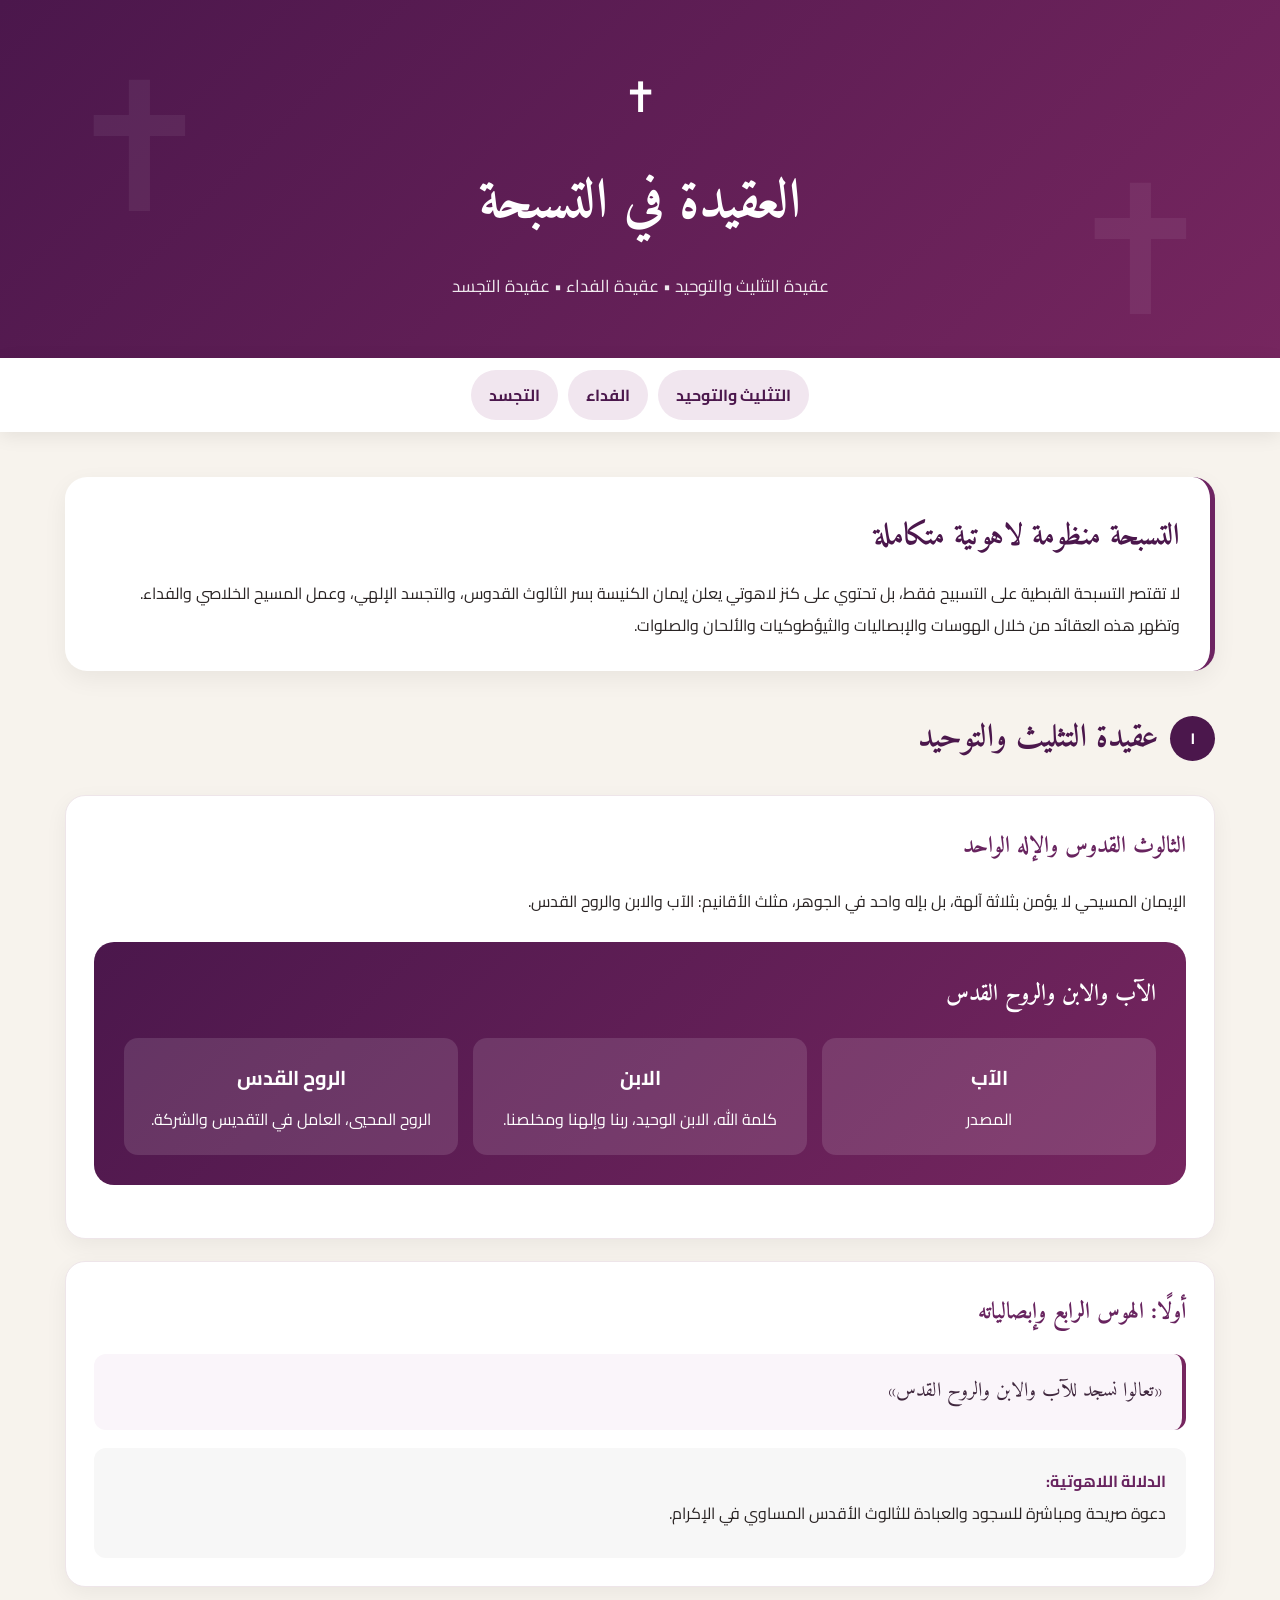
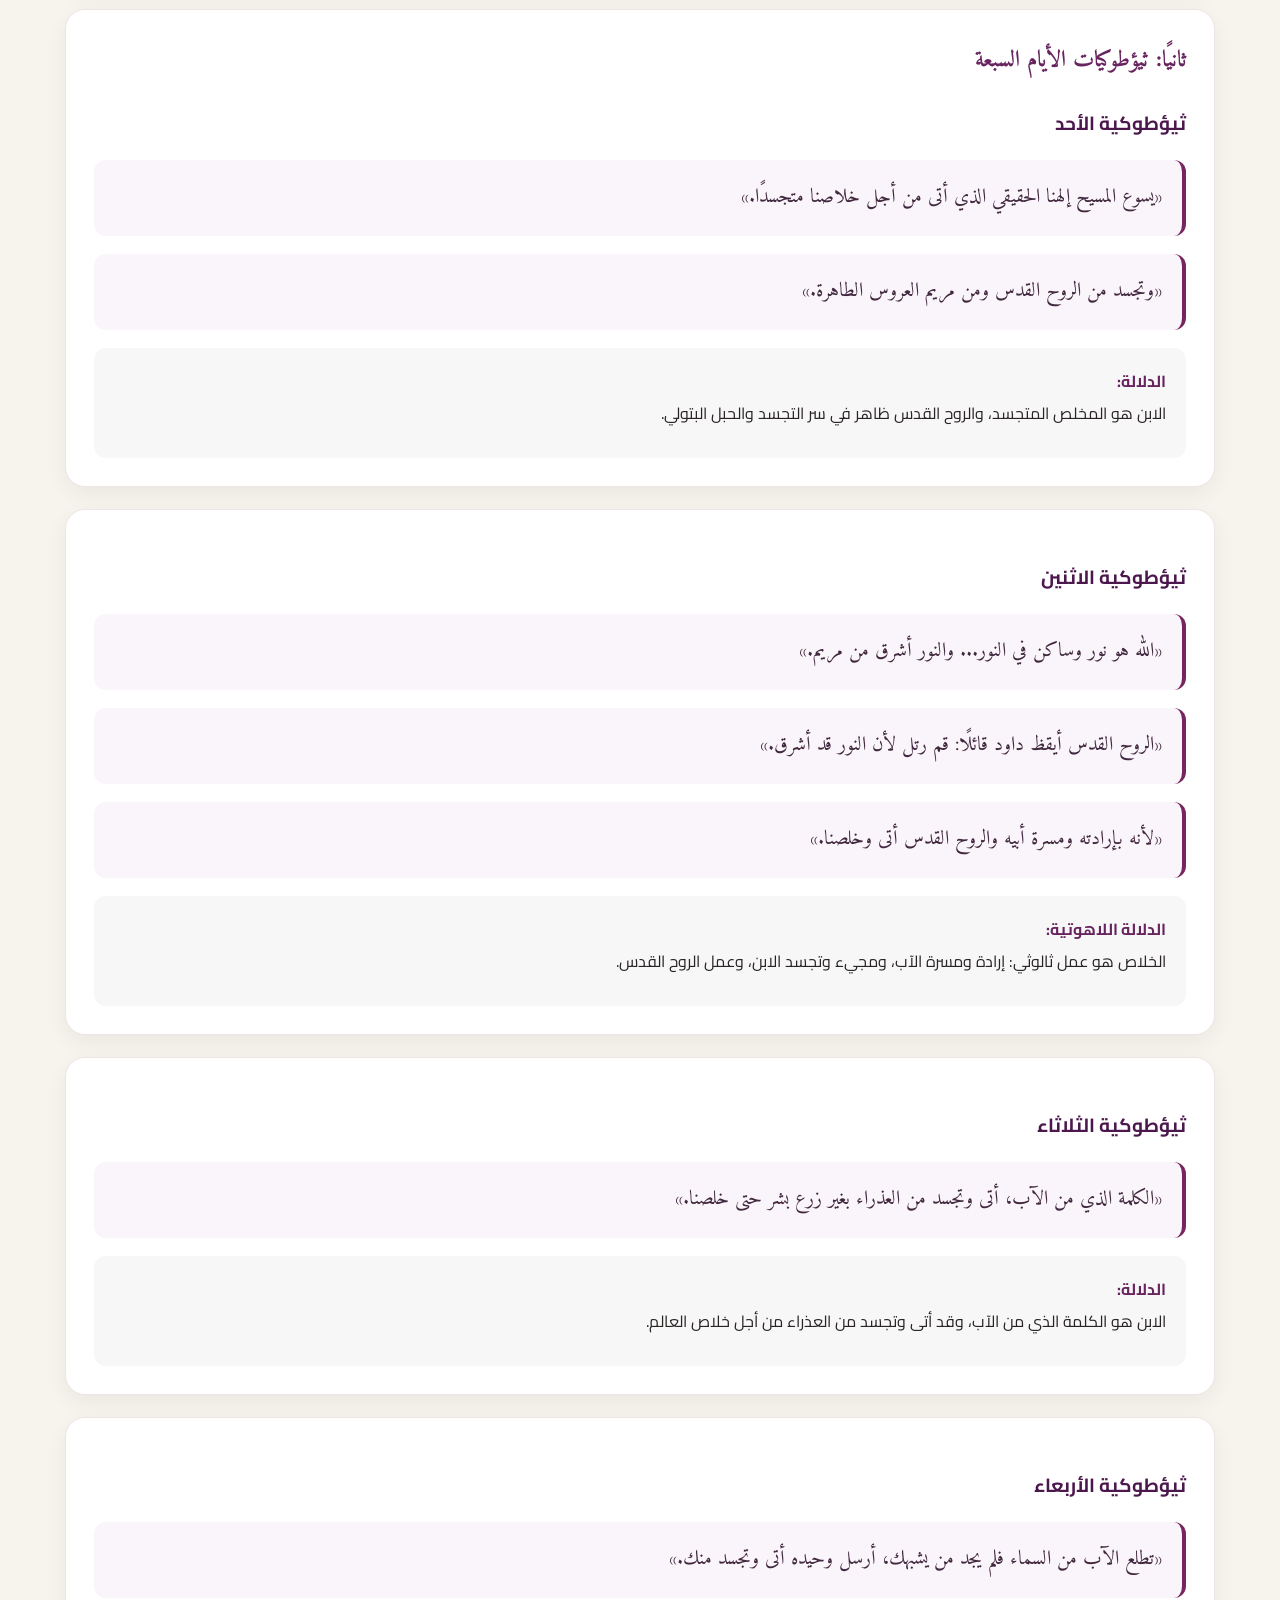
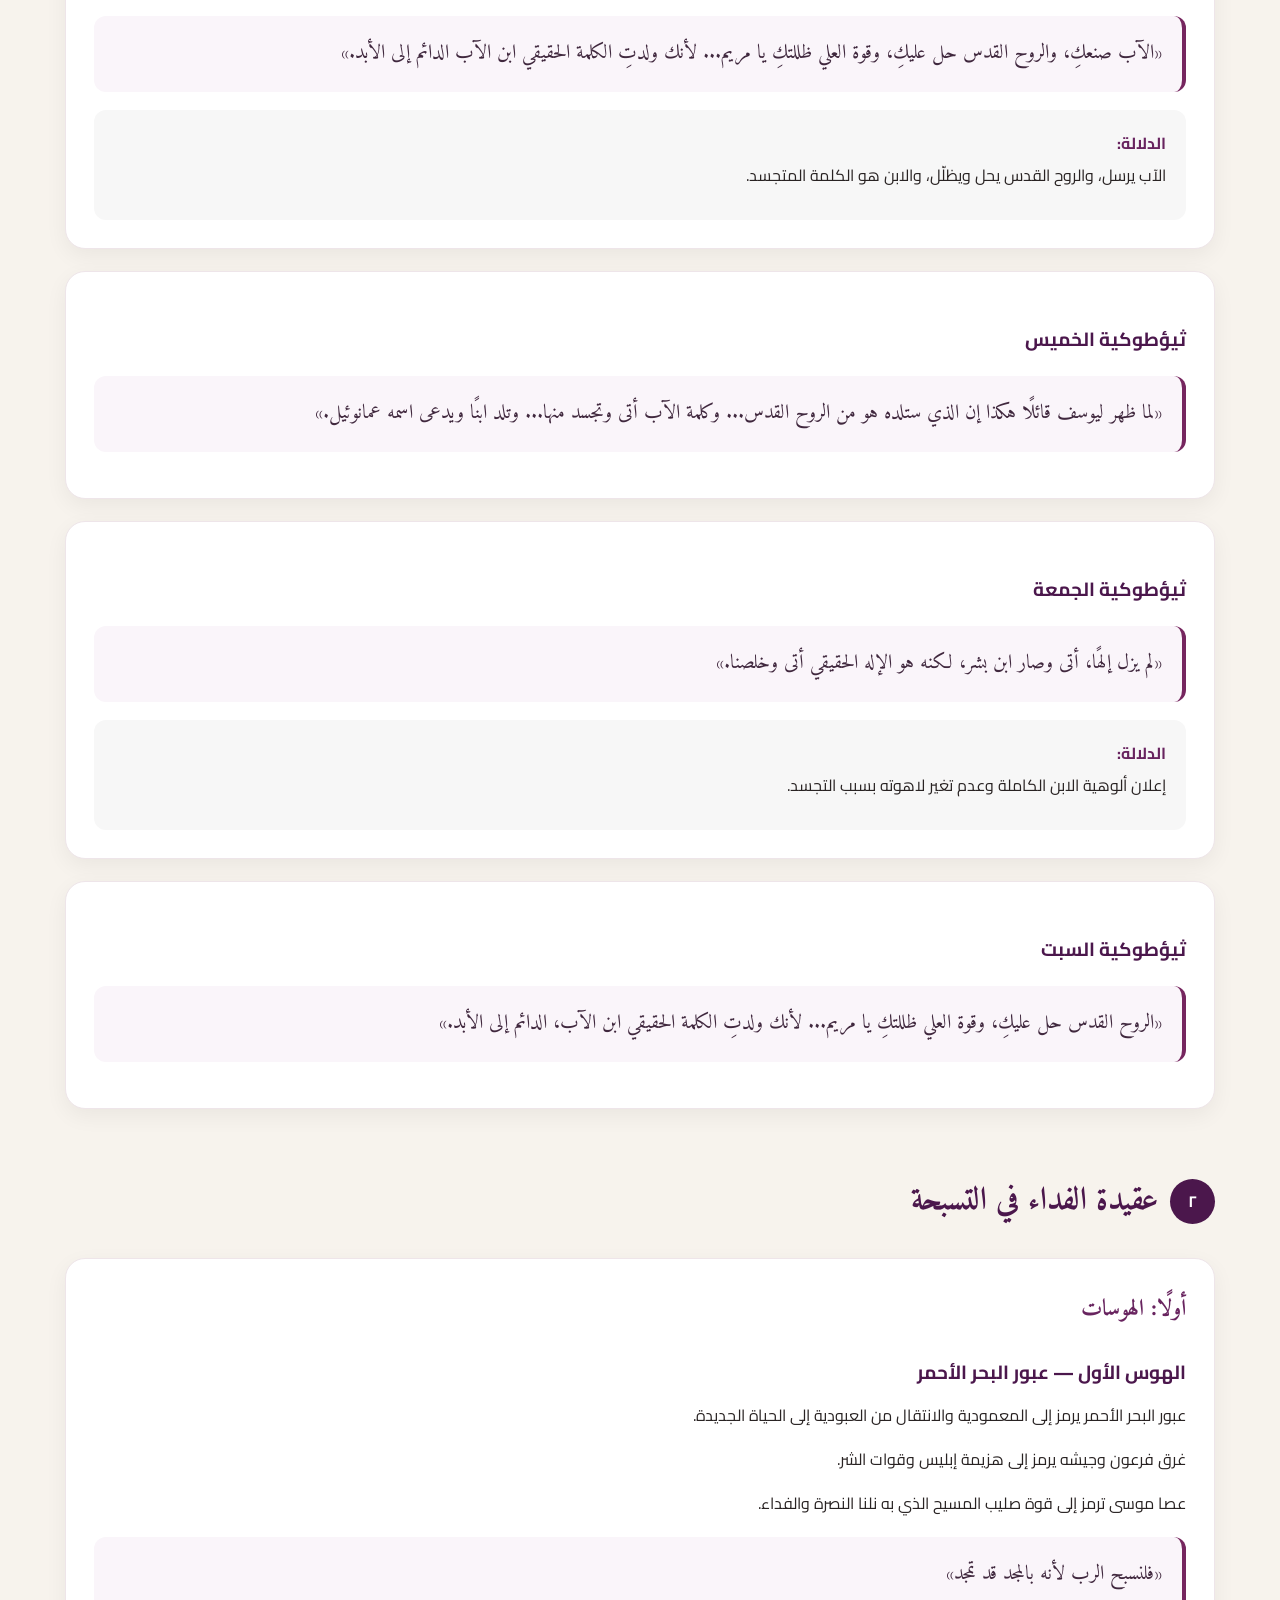
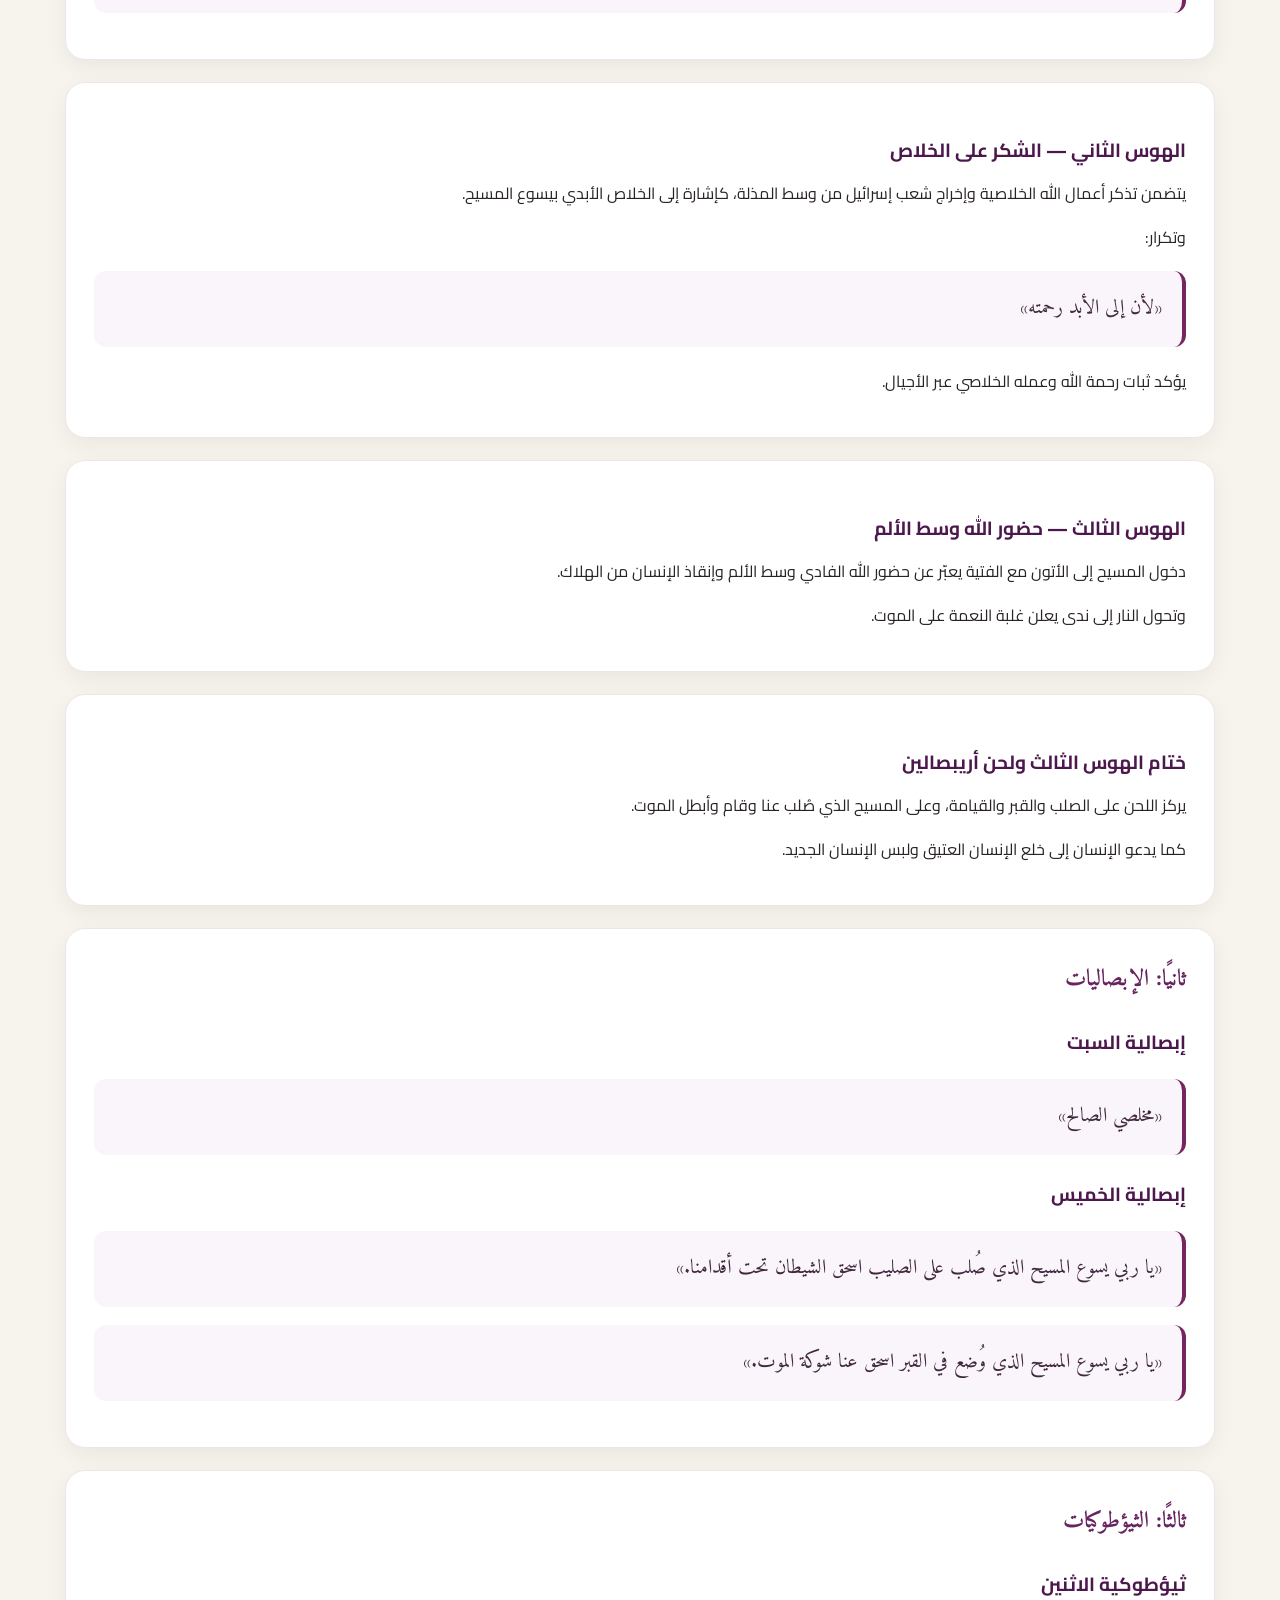
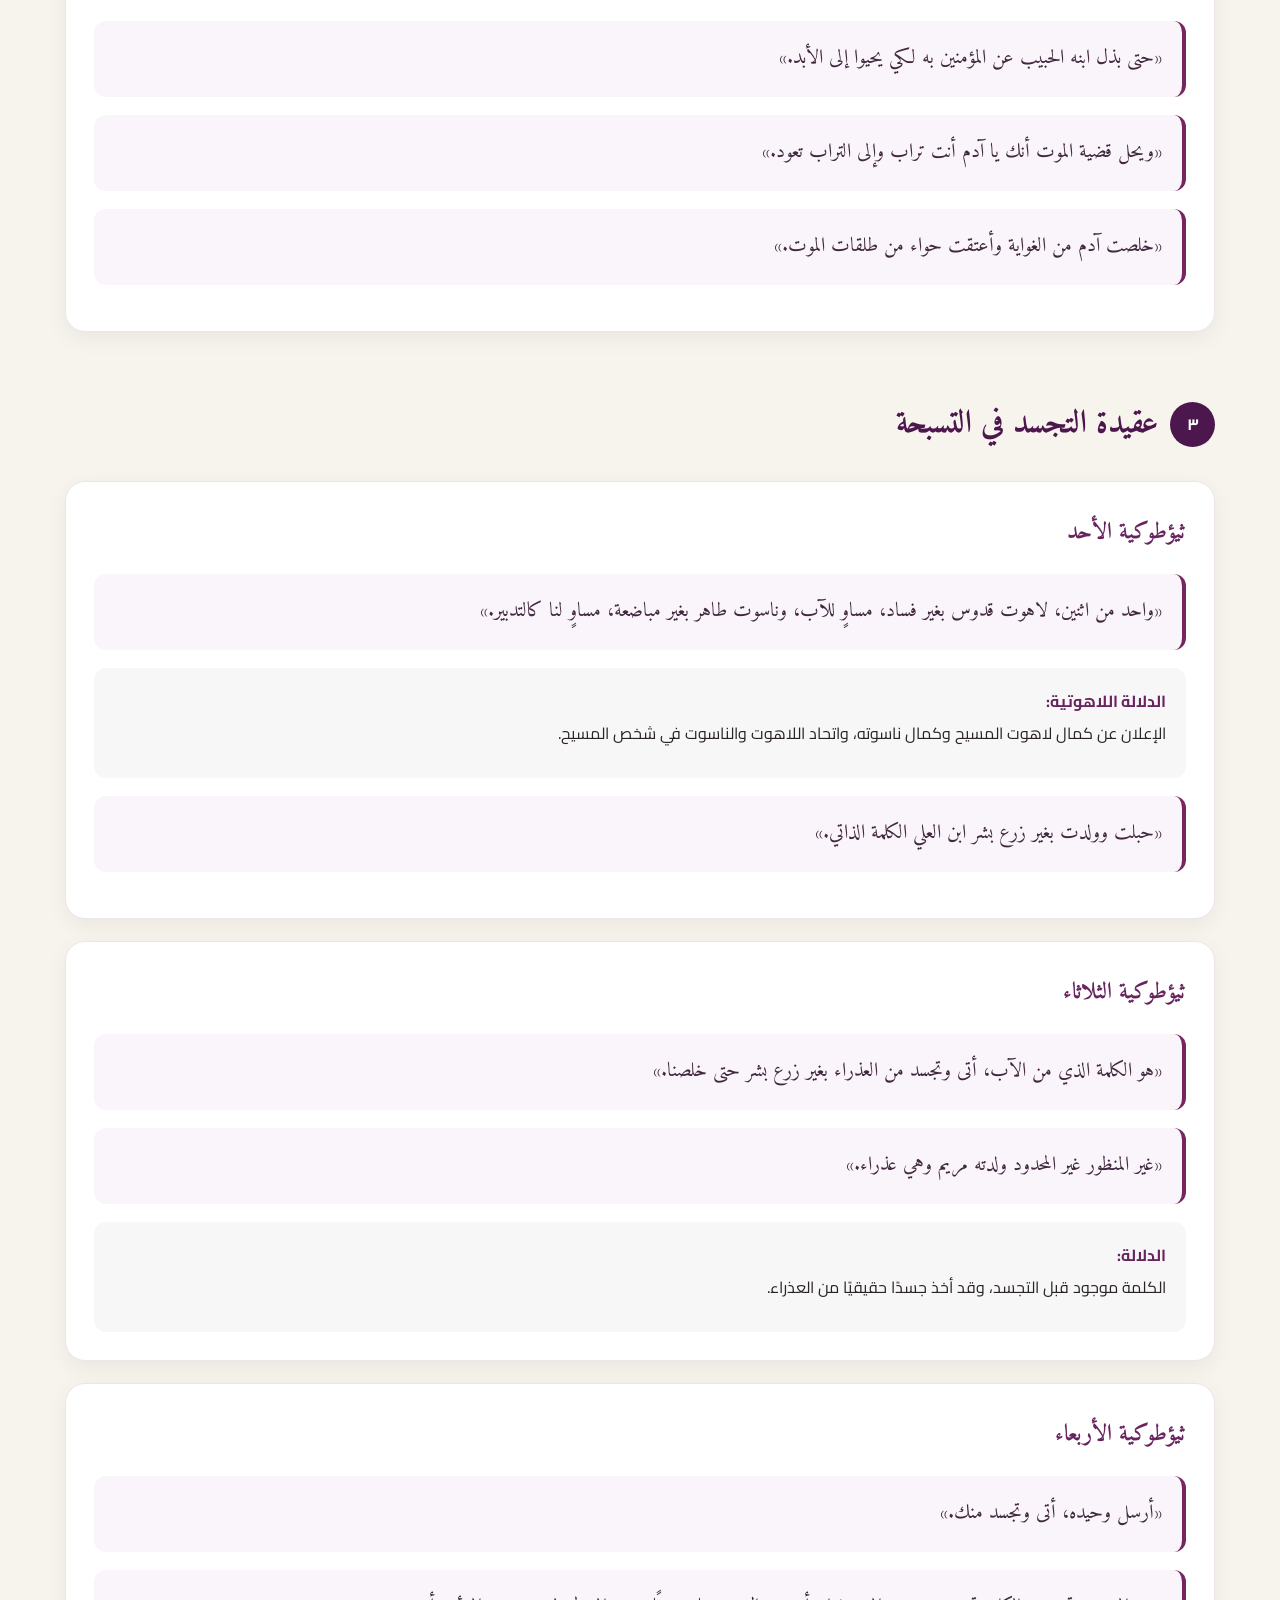
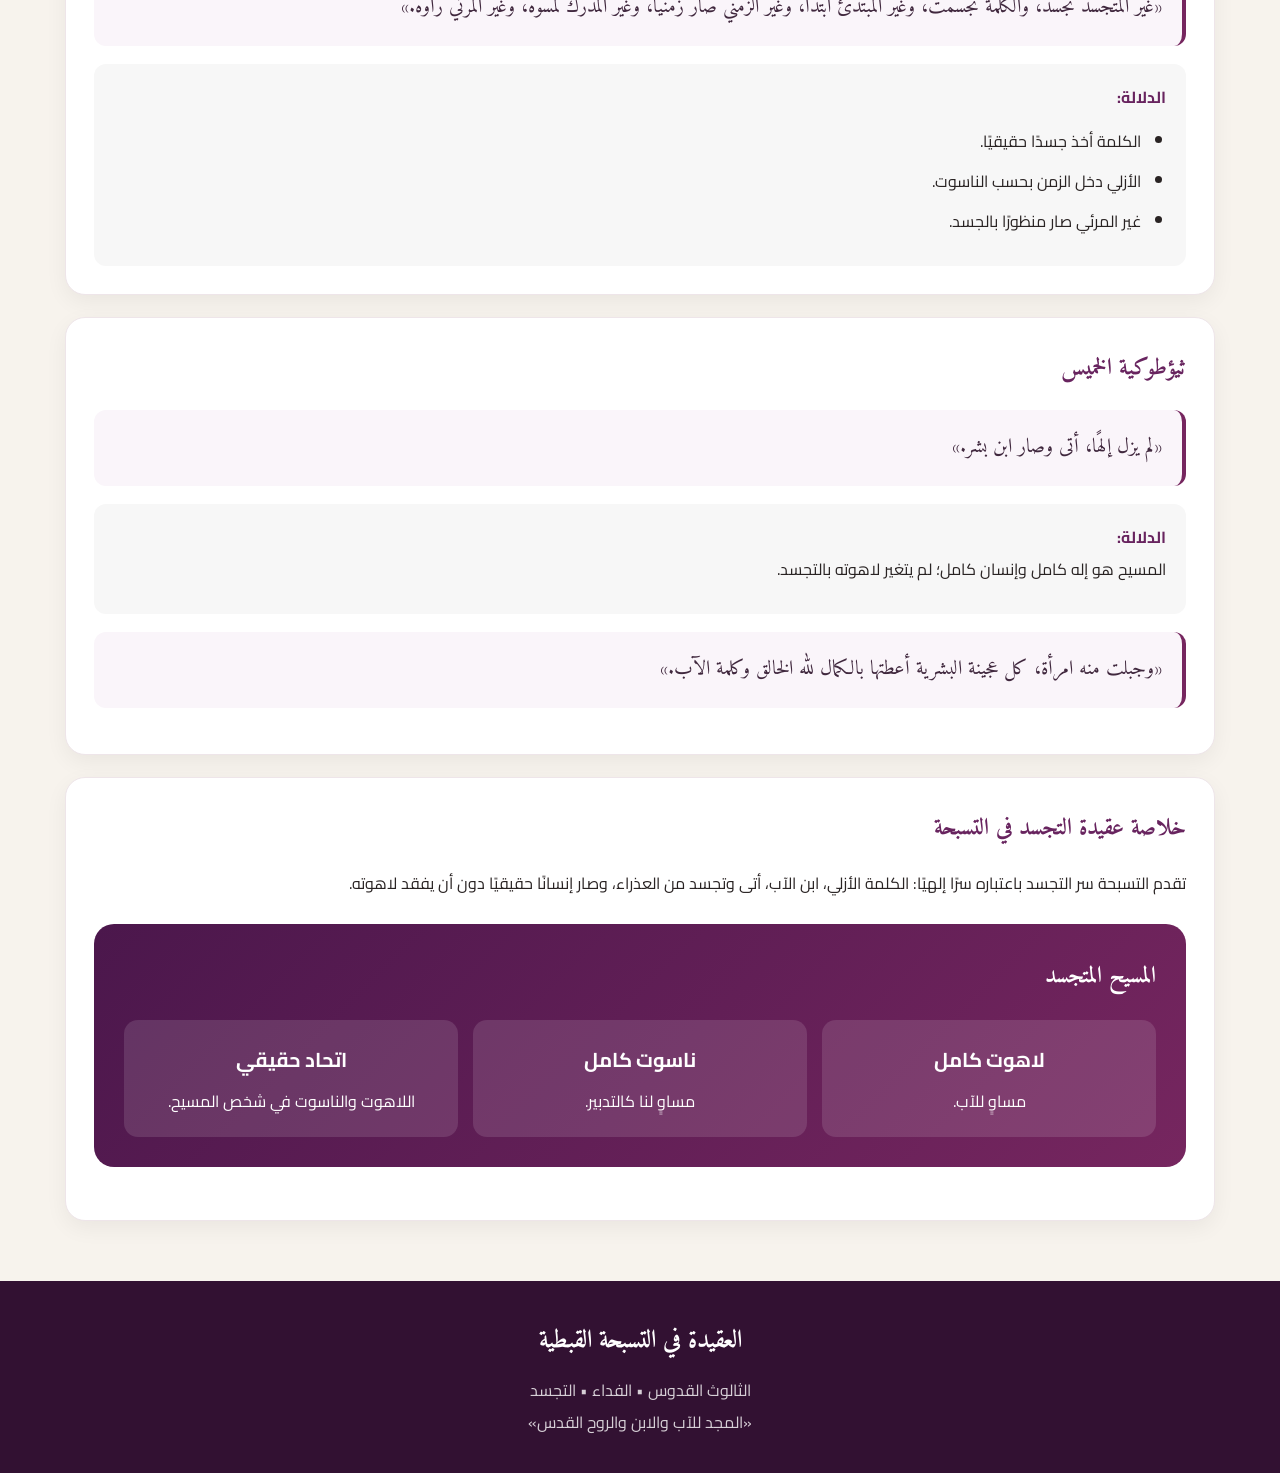
<file: tasbeha.html>
<!DOCTYPE html>
<html lang="ar" dir="rtl">
<head>
  <meta charset="UTF-8" />
  <meta name="viewport" content="width=device-width, initial-scale=1.0" />

  <title>التسبحة | العقيدة القبطية الأرثوذكسية</title>

  <!-- Google Fonts -->
  <link rel="preconnect" href="https://fonts.googleapis.com">
  <link rel="preconnect" href="https://fonts.gstatic.com" crossorigin>
  <link
    href="https://fonts.googleapis.com/css2?family=Cairo:wght@400;500;600;700;800&family=Amiri:wght@400;700&display=swap"
    rel="stylesheet"
  />

  <style>
    * {
      box-sizing: border-box;
      margin: 0;
      padding: 0;
    }

    html {
      scroll-behavior: smooth;
    }

    body {
      font-family: "Cairo", sans-serif;
      background: #f7f3ed;
      color: #292323;
      line-height: 2;
    }

    /* =========================
       HEADER
    ========================== */

    header {
      background: linear-gradient(135deg, #4b174c, #76265f);
      color: white;
      padding: 55px 20px;
      text-align: center;
      position: relative;
      overflow: hidden;
    }

    header::before {
      content: "✝";
      position: absolute;
      font-size: 180px;
      opacity: 0.06;
      left: 5%;
      top: -35px;
    }

    header::after {
      content: "✝";
      position: absolute;
      font-size: 180px;
      opacity: 0.06;
      right: 5%;
      bottom: -70px;
    }

    .header-content {
      max-width: 1000px;
      margin: auto;
      position: relative;
      z-index: 2;
    }

    .header-icon {
      font-size: 42px;
      margin-bottom: 10px;
    }

    header h1 {
      font-family: "Amiri", serif;
      font-size: clamp(32px, 5vw, 55px);
      margin-bottom: 10px;
    }

    header p {
      font-size: 17px;
      opacity: 0.9;
    }

    /* =========================
       NAVIGATION
    ========================== */

    .tabs {
      position: sticky;
      top: 0;
      z-index: 100;
      background: rgba(255,255,255,0.96);
      backdrop-filter: blur(10px);
      box-shadow: 0 4px 18px rgba(0,0,0,0.08);
      padding: 12px;
    }

    .tabs-container {
      max-width: 1100px;
      margin: auto;
      display: flex;
      justify-content: center;
      gap: 10px;
      flex-wrap: wrap;
    }

    .tab {
      text-decoration: none;
      color: #4b174c;
      background: #f1e6ef;
      padding: 9px 18px;
      border-radius: 25px;
      font-weight: 700;
      transition: 0.25s;
    }

    .tab:hover {
      background: #4b174c;
      color: white;
      transform: translateY(-2px);
    }

    /* =========================
       MAIN
    ========================== */

    main {
      width: min(1150px, 92%);
      margin: 45px auto;
    }

    .intro {
      background: white;
      border-radius: 22px;
      padding: 30px;
      margin-bottom: 35px;
      box-shadow: 0 8px 25px rgba(0,0,0,0.06);
      border-right: 5px solid #6d2462;
    }

    .intro h2 {
      color: #4b174c;
      margin-bottom: 10px;
      font-family: "Amiri", serif;
      font-size: 30px;
    }

    /* =========================
       DOCTRINE SECTION
    ========================== */

    .doctrine {
      margin-bottom: 60px;
      scroll-margin-top: 90px;
    }

    .doctrine-title {
      display: flex;
      align-items: center;
      gap: 12px;
      margin-bottom: 25px;
    }

    .doctrine-number {
      width: 45px;
      height: 45px;
      background: #4b174c;
      color: white;
      border-radius: 50%;
      display: flex;
      justify-content: center;
      align-items: center;
      font-weight: bold;
      flex-shrink: 0;
    }

    .doctrine-title h2 {
      font-family: "Amiri", serif;
      font-size: 32px;
      color: #4b174c;
    }

    /* =========================
       CONTENT CARD
    ========================== */

    .card {
      background: white;
      border-radius: 20px;
      padding: 28px;
      margin-bottom: 22px;
      box-shadow: 0 7px 22px rgba(0,0,0,0.055);
      border: 1px solid #eee5e9;
    }

    .card h3 {
      color: #68245f;
      font-size: 23px;
      margin-bottom: 15px;
      font-family: "Amiri", serif;
    }

    .card h4 {
      color: #4b174c;
      font-size: 19px;
      margin: 20px 0 8px;
    }

    .card p {
      margin-bottom: 12px;
    }

    .quote {
      background: #faf5fa;
      border-right: 4px solid #76265f;
      padding: 17px 20px;
      margin: 18px 0;
      border-radius: 12px;
      font-family: "Amiri", serif;
      font-size: 20px;
      color: #40283e;
      line-height: 2.1;
    }

    .meaning {
      background: #f7f7f7;
      padding: 17px 20px;
      border-radius: 12px;
      margin-top: 15px;
    }

    .meaning strong {
      color: #68245f;
    }

    /* =========================
       POINTS
    ========================== */

    ul {
      padding-right: 25px;
      margin: 12px 0;
    }

    li {
      margin-bottom: 8px;
    }

    /* =========================
       TRINITY BOX
    ========================== */

    .trinity-box {
      background: linear-gradient(135deg, #4b174c, #76265f);
      color: white;
      padding: 30px;
      border-radius: 20px;
      margin: 25px 0;
    }

    .trinity-box h3 {
      color: white;
    }

    .trinity-items {
      display: grid;
      grid-template-columns: repeat(3, 1fr);
      gap: 15px;
      margin-top: 20px;
    }

    .trinity-item {
      background: rgba(255,255,255,0.12);
      padding: 20px;
      border-radius: 14px;
      text-align: center;
    }

    .trinity-item strong {
      display: block;
      font-size: 20px;
      margin-bottom: 5px;
    }

    /* =========================
       FOOTER
    ========================== */

    footer {
      background: #321132;
      color: white;
      text-align: center;
      padding: 35px 20px;
      margin-top: 60px;
    }

    footer h3 {
      font-family: "Amiri", serif;
      margin-bottom: 8px;
      font-size: 25px;
    }

    footer p {
      opacity: 0.8;
    }

    /* =========================
       MOBILE
    ========================== */

    @media (max-width: 700px) {

      header {
        padding: 40px 15px;
      }

      header h1 {
        font-size: 34px;
      }

      header p {
        font-size: 14px;
      }

      .tabs {
        padding: 8px;
      }

      .tabs-container {
        gap: 6px;
      }

      .tab {
        padding: 7px 11px;
        font-size: 13px;
      }

      main {
        width: 94%;
        margin: 30px auto;
      }

      .intro,
      .card {
        padding: 20px 17px;
        border-radius: 16px;
      }

      .doctrine-title h2 {
        font-size: 25px;
      }

      .card h3 {
        font-size: 21px;
      }

      .quote {
        font-size: 18px;
        padding: 14px;
      }

      .trinity-items {
        grid-template-columns: 1fr;
      }

      .trinity-box {
        padding: 22px 17px;
      }
    }
  </style>
</head>

<body>

  <!-- =========================
       HEADER
  ========================== -->

  <header>
    <div class="header-content">

      <div class="header-icon">✝</div>

      <h1>العقيدة في التسبحة</h1>

      <p>
        عقيدة التثليث والتوحيد • عقيدة الفداء • عقيدة التجسد
      </p>

    </div>
  </header>


  <!-- =========================
       NAVIGATION
  ========================== -->

  <nav class="tabs">

    <div class="tabs-container">

      <a class="tab" href="#trinity">
        التثليث والتوحيد
      </a>

      <a class="tab" href="#redemption">
        الفداء
      </a>

      <a class="tab" href="#incarnation">
        التجسد
      </a>

    </div>

  </nav>


  <main>

    <!-- INTRO -->

    <section class="intro">

      <h2>التسبحة منظومة لاهوتية متكاملة</h2>

      <p>
        لا تقتصر التسبحة القبطية على التسبيح فقط، بل تحتوي على
        كنز لاهوتي يعلن إيمان الكنيسة بسر الثالوث القدوس،
        والتجسد الإلهي، وعمل المسيح الخلاصي والفداء.
      </p>

      <p>
        وتظهر هذه العقائد من خلال الهوسات والإبصاليات
        والثيؤطوكيات والألحان والصلوات.
      </p>

    </section>


    <!-- =====================================================
         1. TRINITY
    ====================================================== -->

    <section class="doctrine" id="trinity">

      <div class="doctrine-title">

        <div class="doctrine-number">١</div>

        <h2>عقيدة التثليث والتوحيد</h2>

      </div>


      <!-- INTRO TRINITY -->

      <div class="card">

        <h3>الثالوث القدوس والإله الواحد</h3>

        <p>
          الإيمان المسيحي لا يؤمن بثلاثة آلهة، بل بإله واحد
          في الجوهر، مثلث الأقانيم: الآب والابن والروح القدس.
        </p>

        <div class="trinity-box">

          <h3>الآب والابن والروح القدس</h3>

          <div class="trinity-items">

            <div class="trinity-item">
              <strong>الآب</strong>
              المصدر
            </div>

            <div class="trinity-item">
              <strong>الابن</strong>
              كلمة الله، الابن الوحيد، ربنا وإلهنا ومخلصنا.
            </div>

            <div class="trinity-item">
              <strong>الروح القدس</strong>
              الروح المحيي، العامل في التقديس والشركة.
            </div>

          </div>

        </div>

      </div>


      <!-- HOS -->

      <div class="card">

        <h3>أولًا: الهوس الرابع وإبصالياته</h3>

        <div class="quote">
          «تعالوا نسجد للآب والابن والروح القدس»
        </div>

        <div class="meaning">

          <strong>الدلالة اللاهوتية:</strong>

          <p>
            دعوة صريحة ومباشرة للسجود والعبادة للثالوث
            الأقدس المساوي في الإكرام.
          </p>

        </div>

      </div>


      <!-- THEOTOKIA SUNDAY -->

      <div class="card">

        <h3>ثانيًا: ثيؤطوكيات الأيام السبعة</h3>

        <h4>ثيؤطوكية الأحد</h4>

        <div class="quote">
          «يسوع المسيح إلهنا الحقيقي الذي أتى من أجل خلاصنا متجسدًا.»
        </div>

        <div class="quote">
          «وتجسد من الروح القدس ومن مريم العروس الطاهرة.»
        </div>

        <div class="meaning">

          <strong>الدلالة:</strong>

          <p>
            الابن هو المخلص المتجسد، والروح القدس ظاهر في
            سر التجسد والحبل البتولي.
          </p>

        </div>

      </div>


      <!-- MONDAY -->

      <div class="card">

        <h4>ثيؤطوكية الاثنين</h4>

        <div class="quote">
          «الله هو نور وساكن في النور... والنور أشرق من مريم.»
        </div>

        <div class="quote">
          «الروح القدس أيقظ داود قائلًا: قم رتل لأن النور قد أشرق.»
        </div>

        <div class="quote">
          «لأنه بإرادته ومسرة أبيه والروح القدس أتى وخلصنا.»
        </div>

        <div class="meaning">

          <strong>الدلالة اللاهوتية:</strong>

          <p>
            الخلاص هو عمل ثالوثي:
            إرادة ومسرة الآب، ومجيء وتجسد الابن،
            وعمل الروح القدس.
          </p>

        </div>

      </div>


      <!-- TUESDAY -->

      <div class="card">

        <h4>ثيؤطوكية الثلاثاء</h4>

        <div class="quote">
          «الكلمة الذي من الآب، أتى وتجسد من العذراء بغير زرع بشر حتى خلصنا.»
        </div>

        <div class="meaning">

          <strong>الدلالة:</strong>

          <p>
            الابن هو الكلمة الذي من الآب، وقد أتى وتجسد
            من العذراء من أجل خلاص العالم.
          </p>

        </div>

      </div>


      <!-- WEDNESDAY -->

      <div class="card">

        <h4>ثيؤطوكية الأربعاء</h4>

        <div class="quote">
          «تطلع الآب من السماء فلم يجد من يشبهك، أرسل وحيده أتى وتجسد منك.»
        </div>

        <div class="quote">
          «الآب صنعكِ، والروح القدس حل عليكِ، وقوة العلي ظللتكِ يا مريم... لأنك ولدتِ الكلمة الحقيقي ابن الآب الدائم إلى الأبد.»
        </div>

        <div class="meaning">

          <strong>الدلالة:</strong>

          <p>
            الآب يرسل، والروح القدس يحل ويظلّل،
            والابن هو الكلمة المتجسد.
          </p>

        </div>

      </div>


      <!-- THURSDAY -->

      <div class="card">

        <h4>ثيؤطوكية الخميس</h4>

        <div class="quote">
          «لما ظهر ليوسف قائلًا هكذا إن الذي ستلده هو من الروح القدس... وكلمة الآب أتى وتجسد منها... وتلد ابنًا ويدعى اسمه عمانوئيل.»
        </div>

      </div>


      <!-- FRIDAY -->

      <div class="card">

        <h4>ثيؤطوكية الجمعة</h4>

        <div class="quote">
          «لم يزل إلهًا، أتى وصار ابن بشر، لكنه هو الإله الحقيقي أتى وخلصنا.»
        </div>

        <div class="meaning">

          <strong>الدلالة:</strong>

          <p>
            إعلان ألوهية الابن الكاملة وعدم تغير لاهوته
            بسبب التجسد.
          </p>

        </div>

      </div>


      <!-- SATURDAY -->

      <div class="card">

        <h4>ثيؤطوكية السبت</h4>

        <div class="quote">
          «الروح القدس حل عليكِ، وقوة العلي ظللتكِ يا مريم... لأنك ولدتِ الكلمة الحقيقي ابن الآب، الدائم إلى الأبد.»
        </div>

      </div>

    </section>


    <!-- =====================================================
         2. REDEMPTION
    ====================================================== -->

    <section class="doctrine" id="redemption">

      <div class="doctrine-title">

        <div class="doctrine-number">٢</div>

        <h2>عقيدة الفداء في التسبحة</h2>

      </div>


      <!-- HOS 1 -->

      <div class="card">

        <h3>أولًا: الهوسات</h3>

        <h4>الهوس الأول — عبور البحر الأحمر</h4>

        <p>
          عبور البحر الأحمر يرمز إلى المعمودية والانتقال
          من العبودية إلى الحياة الجديدة.
        </p>

        <p>
          غرق فرعون وجيشه يرمز إلى هزيمة إبليس وقوات الشر.
        </p>

        <p>
          عصا موسى ترمز إلى قوة صليب المسيح الذي به نلنا
          النصرة والفداء.
        </p>

        <div class="quote">
          «فلنسبح الرب لأنه بالمجد قد تمجد»
        </div>

      </div>


      <!-- HOS 2 -->

      <div class="card">

        <h4>الهوس الثاني — الشكر على الخلاص</h4>

        <p>
          يتضمن تذكر أعمال الله الخلاصية وإخراج شعب إسرائيل
          من وسط المذلة، كإشارة إلى الخلاص الأبدي بيسوع المسيح.
        </p>

        <p>
          وتكرار:
        </p>

        <div class="quote">
          «لأن إلى الأبد رحمته»
        </div>

        <p>
          يؤكد ثبات رحمة الله وعمله الخلاصي عبر الأجيال.
        </p>

      </div>


      <!-- HOS 3 -->

      <div class="card">

        <h4>الهوس الثالث — حضور الله وسط الألم</h4>

        <p>
          دخول المسيح إلى الأتون مع الفتية يعبّر عن حضور الله
          الفادي وسط الألم وإنقاذ الإنسان من الهلاك.
        </p>

        <p>
          وتحول النار إلى ندى يعلن غلبة النعمة على الموت.
        </p>

      </div>


      <!-- ARIPSALIN -->

      <div class="card">

        <h4>ختام الهوس الثالث ولحن أريبصالين</h4>

        <p>
          يركز اللحن على الصلب والقبر والقيامة،
          وعلى المسيح الذي صُلب عنا وقام وأبطل الموت.
        </p>

        <p>
          كما يدعو الإنسان إلى خلع الإنسان العتيق ولبس
          الإنسان الجديد.
        </p>

      </div>


      <!-- PSALIES -->

      <div class="card">

        <h3>ثانيًا: الإبصاليات</h3>

        <h4>إبصالية السبت</h4>

        <div class="quote">
          «مخلصي الصالح»
        </div>

        <h4>إبصالية الخميس</h4>

        <div class="quote">
          «يا ربي يسوع المسيح الذي صُلب على الصليب اسحق الشيطان تحت أقدامنا.»
        </div>

        <div class="quote">
          «يا ربي يسوع المسيح الذي وُضع في القبر اسحق عنا شوكة الموت.»
        </div>

      </div>


      <!-- THEOTOKIA -->

      <div class="card">

        <h3>ثالثًا: الثيؤطوكيات</h3>

        <h4>ثيؤطوكية الاثنين</h4>

        <div class="quote">
          «حتى بذل ابنه الحبيب عن المؤمنين به لكي يحيوا إلى الأبد.»
        </div>

        <div class="quote">
          «ويحل قضية الموت أنك يا آدم أنت تراب وإلى التراب تعود.»
        </div>

        <div class="quote">
          «خلصت آدم من الغواية وأعتقت حواء من طلقات الموت.»
        </div>

      </div>

    </section>


    <!-- =====================================================
         3. INCARNATION
    ====================================================== -->

    <section class="doctrine" id="incarnation">

      <div class="doctrine-title">

        <div class="doctrine-number">٣</div>

        <h2>عقيدة التجسد في التسبحة</h2>

      </div>


      <!-- SUNDAY -->

      <div class="card">

        <h3>ثيؤطوكية الأحد</h3>

        <div class="quote">
          «واحد من اثنين، لاهوت قدوس بغير فساد، مساوٍ للآب، وناسوت طاهر بغير مباضعة، مساوٍ لنا كالتدبير.»
        </div>

        <div class="meaning">

          <strong>الدلالة اللاهوتية:</strong>

          <p>
            الإعلان عن كمال لاهوت المسيح وكمال ناسوته،
            واتحاد اللاهوت والناسوت في شخص المسيح.
          </p>

        </div>

        <div class="quote">
          «حبلت وولدت بغير زرع بشر ابن العلي الكلمة الذاتي.»
        </div>

      </div>


      <!-- TUESDAY -->

      <div class="card">

        <h3>ثيؤطوكية الثلاثاء</h3>

        <div class="quote">
          «هو الكلمة الذي من الآب، أتى وتجسد من العذراء بغير زرع بشر حتى خلصنا.»
        </div>

        <div class="quote">
          «غير المنظور غير المحدود ولدته مريم وهي عذراء.»
        </div>

        <div class="meaning">

          <strong>الدلالة:</strong>

          <p>
            الكلمة موجود قبل التجسد، وقد أخذ جسدًا حقيقيًا
            من العذراء.
          </p>

        </div>

      </div>


      <!-- WEDNESDAY -->

      <div class="card">

        <h3>ثيؤطوكية الأربعاء</h3>

        <div class="quote">
          «أرسل وحيده، أتى وتجسد منك.»
        </div>

        <div class="quote">
          «غير المتجسد تجسد، والكلمة تجسمت، وغير المبتدئ ابتدأ، وغير الزمني صار زمنيًا، وغير المدرك لمسوه، وغير المرئي رأوه.»
        </div>

        <div class="meaning">

          <strong>الدلالة:</strong>

          <ul>
            <li>الكلمة أخذ جسدًا حقيقيًا.</li>
            <li>الأزلي دخل الزمن بحسب الناسوت.</li>
            <li>غير المرئي صار منظورًا بالجسد.</li>
          </ul>

        </div>

      </div>


      <!-- THURSDAY -->

      <div class="card">

        <h3>ثيؤطوكية الخميس</h3>

        <div class="quote">
          «لم يزل إلهًا، أتى وصار ابن بشر.»
        </div>

        <div class="meaning">

          <strong>الدلالة:</strong>

          <p>
            المسيح هو إله كامل وإنسان كامل؛
            لم يتغير لاهوته بالتجسد.
          </p>

        </div>

        <div class="quote">
          «وجبلت منه امرأة، كل عجينة البشرية أعطتها بالكمال لله الخالق وكلمة الآب.»
        </div>

      </div>


      <!-- SUMMARY -->

      <div class="card">

        <h3>خلاصة عقيدة التجسد في التسبحة</h3>

        <p>
          تقدم التسبحة سر التجسد باعتباره سرًا إلهيًا:
          الكلمة الأزلي، ابن الآب، أتى وتجسد من العذراء،
          وصار إنسانًا حقيقيًا دون أن يفقد لاهوته.
        </p>

        <div class="trinity-box">

          <h3>المسيح المتجسد</h3>

          <div class="trinity-items">

            <div class="trinity-item">
              <strong>لاهوت كامل</strong>
              مساوٍ للآب.
            </div>

            <div class="trinity-item">
              <strong>ناسوت كامل</strong>
              مساوٍ لنا كالتدبير.
            </div>

            <div class="trinity-item">
              <strong>اتحاد حقيقي</strong>
              اللاهوت والناسوت في شخص المسيح.
            </div>

          </div>

        </div>

      </div>

    </section>

  </main>


  <!-- FOOTER -->

  <footer>

    <h3>العقيدة في التسبحة القبطية</h3>

    <p>
      الثالوث القدوس • الفداء • التجسد
    </p>

    <p>
      «المجد للآب والابن والروح القدس»
    </p>

  </footer>


</body>
</html>
</file>
<file: style.css>
/* =========================
   RESET & GLOBAL
========================= */

* {
  margin: 0;
  padding: 0;
  box-sizing: border-box;
}

html {
  scroll-behavior: smooth;
}

body {
  font-family: "Cairo", sans-serif;
  direction: rtl;
  background: #f7f5f2;
  color: #29231f;
  line-height: 1.9;
}

a {
  text-decoration: none;
  color: inherit;
}

img {
  max-width: 100%;
  display: block;
}

.container {
  width: min(1180px, 92%);
  margin: auto;
}


/* =========================
   TOP BAR
========================= */

.topbar {
  background: rgba(255, 255, 255, 0.97);
  border-bottom: 1px solid #e5ded6;
  position: sticky;
  top: 0;
  z-index: 1000;
  box-shadow: 0 3px 15px rgba(0, 0, 0, 0.05);
}

.nav {
  min-height: 75px;
  display: flex;
  align-items: center;
  justify-content: space-between;
  gap: 30px;
}

.brand {
  font-size: 23px;
  font-weight: 900;
  color: #4c2c62;
  white-space: nowrap;
}

.nav nav {
  display: flex;
  align-items: center;
  gap: 8px;
}

.nav nav a {
  position: relative;
  padding: 10px 18px;
  font-size: 16px;
  font-weight: 700;
  color: #5c5149;
  border-radius: 10px;
  transition: 0.3s ease;
}

.nav nav a:hover {
  color: #4c2c62;
  background: #f1eaf5;
}

.nav nav a.active {
  color: #4c2c62;
  background: #eee4f2;
}


/* =========================
   HERO
========================= */

.hero {
  position: relative;
  min-height: 590px;
  display: flex;
  align-items: center;
  overflow: hidden;
  background-image: url("odas.jpg");
  background-size: cover;
  background-position: center;
}

.hero-home {
  min-height: 620px;
}

.hero .overlay {
  position: absolute;
  inset: 0;
  background:
    linear-gradient(
      90deg,
      rgba(28, 18, 34, 0.82),
      rgba(28, 18, 34, 0.58),
      rgba(28, 18, 34, 0.30)
    );
}

.hero-content {
  position: relative;
  z-index: 2;
  color: white;
  padding: 70px 0;
}

.badge {
  display: inline-block;
  padding: 7px 18px;
  margin-bottom: 20px;
  border: 1px solid rgba(255, 255, 255, 0.45);
  background: rgba(255, 255, 255, 0.12);
  backdrop-filter: blur(5px);
  border-radius: 30px;
  font-size: 14px;
  font-weight: 700;
}

.hero h1 {
  max-width: 900px;
  font-size: clamp(32px, 5vw, 58px);
  line-height: 1.45;
  font-weight: 900;
  margin-bottom: 20px;
}

.hero p {
  max-width: 820px;
  font-size: 18px;
  line-height: 2;
  color: #f5f0f7;
}

.hero-actions {
  display: flex;
  gap: 14px;
  margin-top: 30px;
  flex-wrap: wrap;
}


/* =========================
   BUTTONS
========================= */

.btn {
  display: inline-flex;
  align-items: center;
  justify-content: center;
  min-height: 50px;
  padding: 10px 24px;
  border-radius: 10px;
  font-family: "Cairo", sans-serif;
  font-size: 15px;
  font-weight: 800;
  transition: 0.3s ease;
  cursor: pointer;
}

.btn.primary {
  background: #5b3574;
  color: white;
  box-shadow: 0 7px 20px rgba(91, 53, 116, 0.25);
}

.btn.primary:hover {
  background: #432755;
  transform: translateY(-2px);
}

.btn.secondary {
  background: rgba(255, 255, 255, 0.13);
  color: white;
  border: 1px solid rgba(255, 255, 255, 0.5);
}

.btn.secondary:hover {
  background: white;
  color: #4c2c62;
  transform: translateY(-2px);
}


/* =========================
   SECTIONS
========================= */

.section {
  padding: 75px 0;
}

.section + .section {
  border-top: 1px solid #e7e0da;
}

.section-head {
  text-align: center;
  max-width: 850px;
  margin: 0 auto 40px;
}

.section-head h2,
.text h2 {
  color: #4c2c62;
  font-size: 32px;
  font-weight: 900;
  margin-bottom: 14px;
}

.section-head p {
  color: #665b53;
  font-size: 16px;
}


/* =========================
   CARDS
========================= */

.cards {
  display: grid;
  gap: 22px;
}

.cards.four {
  grid-template-columns: repeat(4, 1fr);
}

.card {
  background: white;
  border: 1px solid #e8e0d9;
  border-radius: 18px;
  padding: 28px 23px;
  box-shadow: 0 8px 25px rgba(51, 37, 28, 0.06);
  transition: 0.3s ease;
  position: relative;
  overflow: hidden;
}

.card::before {
  content: "";
  position: absolute;
  top: 0;
  right: 0;
  width: 100%;
  height: 4px;
  background: #69417f;
}

.card:hover {
  transform: translateY(-6px);
  box-shadow: 0 14px 32px rgba(51, 37, 28, 0.10);
}

.card h3 {
  color: #4c2c62;
  font-size: 22px;
  font-weight: 900;
  margin-bottom: 12px;
}

.card p {
  color: #625850;
  font-size: 15px;
  line-height: 2;
}


/* =========================
   SPLIT SECTIONS
========================= */

.split {
  display: grid;
  grid-template-columns: 1fr 1fr;
  align-items: center;
  gap: 55px;
}

.split.reverse {
  grid-template-columns: 1fr 1fr;
}

.split.reverse .text {
  order: 2;
}

.split.reverse .image-wrap {
  order: 1;
}

.text p {
  color: #615850;
  font-size: 16px;
  line-height: 2;
  margin-bottom: 20px;
}

.image-wrap {
  border-radius: 22px;
  overflow: hidden;
  box-shadow: 0 15px 40px rgba(40, 25, 20, 0.13);
  border: 6px solid white;
}

.image-wrap img {
  width: 100%;
  height: 390px;
  object-fit: cover;
  transition: 0.5s ease;
}

.image-wrap:hover img {
  transform: scale(1.03);
}


/* =========================
   LIST
========================= */

.styled-list {
  list-style: none;
  margin: 20px 0 28px;
}

.styled-list li {
  position: relative;
  padding: 8px 30px 8px 0;
  color: #514840;
  font-size: 15px;
}

.styled-list li::before {
  content: "✓";
  position: absolute;
  right: 0;
  top: 7px;
  color: #69417f;
  font-weight: 900;
  font-size: 17px;
}


/* =========================
   SEARCH
========================= */

.search-box {
  max-width: 800px;
  margin: auto;
  display: flex;
  gap: 10px;
  background: white;
  padding: 10px;
  border-radius: 14px;
  border: 1px solid #e3dbd4;
  box-shadow: 0 7px 25px rgba(40, 25, 20, 0.06);
}

.search-box input {
  flex: 1;
  border: none;
  outline: none;
  background: transparent;
  padding: 12px 15px;
  font-family: "Cairo", sans-serif;
  font-size: 15px;
  color: #29231f;
}

.search-box input::placeholder {
  color: #968c84;
}

.search-box button {
  border: none;
  border-radius: 10px;
  padding: 10px 25px;
  background: #5b3574;
  color: white;
  font-family: "Cairo", sans-serif;
  font-weight: 800;
  cursor: pointer;
  transition: 0.3s ease;
}

.search-box button:hover {
  background: #432755;
}


/* =========================
   NOTE BOX
========================= */

.note-box {
  margin-top: 28px;
  padding: 22px 25px;
  background: #f1eaf5;
  border-right: 5px solid #69417f;
  border-radius: 12px;
  color: #4b3b53;
  font-weight: 600;
}


/* =========================
   FAQ
========================= */

.faq {
  max-width: 850px;
  margin: auto;
}

.faq-item {
  background: white;
  border: 1px solid #e5ddd6;
  border-radius: 13px;
  margin-bottom: 12px;
  overflow: hidden;
}

.faq-question {
  width: 100%;
  border: none;
  background: white;
  padding: 19px 22px;
  text-align: right;
  font-family: "Cairo", sans-serif;
  font-size: 16px;
  font-weight: 800;
  color: #4c2c62;
  cursor: pointer;
  position: relative;
}

.faq-question::after {
  content: "+";
  position: absolute;
  left: 20px;
  top: 50%;
  transform: translateY(-50%);
  font-size: 22px;
  font-weight: 400;
}

.faq-item.open .faq-question::after {
  content: "−";
}

.faq-answer {
  display: none;
  padding: 0 22px 20px;
  color: #655b54;
}

.faq-item.open .faq-answer {
  display: block;
}


/* =========================
   FOOTER
========================= */

.footer {
  background: #302536;
  color: #eee7f1;
  padding: 28px 0;
  text-align: center;
  margin-top: 20px;
}

.footer p {
  font-size: 14px;
}


/* =========================
   SEARCH HIGHLIGHT
========================= */

.search-highlight {
  background: #eadcf0;
  padding: 2px 4px;
  border-radius: 4px;
}


/* =========================
   MOBILE
========================= */

@media (max-width: 900px) {

  .cards.four {
    grid-template-columns: repeat(2, 1fr);
  }

  .split,
  .split.reverse {
    grid-template-columns: 1fr;
    gap: 30px;
  }

  .split.reverse .text,
  .split.reverse .image-wrap {
    order: initial;
  }

  .image-wrap img {
    height: 350px;
  }

  .hero {
    min-height: 570px;
  }

  .hero h1 {
    font-size: 38px;
  }

  .hero p {
    font-size: 16px;
  }
}


/* =========================
   SMALL MOBILE
========================= */

@media (max-width: 600px) {

  .container {
    width: 92%;
  }

  .topbar {
    position: relative;
  }

  .nav {
    min-height: auto;
    padding: 14px 0;
    flex-direction: column;
    gap: 10px;
  }

  .brand {
    font-size: 20px;
    text-align: center;
  }

  .nav nav {
    width: 100%;
    justify-content: center;
    gap: 2px;
  }

  .nav nav a {
    padding: 7px 11px;
    font-size: 13px;
  }

  .hero {
    min-height: 600px;
    background-position: center;
  }

  .hero-content {
    padding: 55px 0;
    text-align: center;
  }

  .badge {
    font-size: 12px;
    padding: 6px 14px;
  }

  .hero h1 {
    font-size: 29px;
    line-height: 1.55;
  }

  .hero p {
    font-size: 14px;
    line-height: 2;
  }

  .hero-actions {
    justify-content: center;
    flex-direction: column;
    align-items: stretch;
  }

  .btn {
    width: 100%;
    font-size: 14px;
  }

  .section {
    padding: 50px 0;
  }

  .section-head h2,
  .text h2 {
    font-size: 26px;
  }

  .section-head p {
    font-size: 14px;
  }

  .cards.four {
    grid-template-columns: 1fr;
  }

  .card {
    padding: 24px 20px;
  }

  .card h3 {
    font-size: 20px;
  }

  .card p {
    font-size: 14px;
  }

  .split {
    gap: 25px;
  }

  .text p {
    font-size: 14px;
  }

  .styled-list li {
    font-size: 14px;
  }

  .image-wrap img {
    height: 270px;
  }

  .search-box {
    padding: 7px;
  }

  .search-box input {
    min-width: 0;
    font-size: 13px;
  }

  .search-box button {
    padding: 9px 15px;
    font-size: 13px;
  }

  .note-box {
    font-size: 13px;
    padding: 18px;
  }

  .faq-question {
    padding: 16px 17px;
    padding-left: 45px;
    font-size: 14px;
    line-height: 1.8;
  }

  .faq-answer {
    font-size: 13px;
  }

  .footer p {
    font-size: 12px;
  }
}


/* =========================
   VERY SMALL MOBILE
========================= */

@media (max-width: 380px) {

  .brand {
    font-size: 18px;
  }

  .nav nav a {
    padding: 6px 8px;
    font-size: 12px;
  }

  .hero h1 {
    font-size: 25px;
  }

  .hero p {
    font-size: 13px;
  }

  .section-head h2,
  .text h2 {
    font-size: 23px;
  }
}
/* =========================================
   عقيدة التجسد في القداس الباسيلي
========================================= */

.incarnation-section {
    margin-top: 45px;
    direction: rtl;
}

/* عنوان العقيدة */
.incarnation-section .section-title {
    text-align: right;
    margin-bottom: 20px;
    padding-right: 5px;
}

.incarnation-section .section-title h2 {
    font-size: 32px;
    font-weight: 800;
    color: #171717;
    margin: 0 0 15px;
    line-height: 1.5;
}

.incarnation-section .section-title p {
    font-size: 17px;
    color: #555;
    margin: 0;
    line-height: 1.8;
}


/* =========================================
   الكارت الأبيض
========================================= */

.incarnation-section .doctrine-card {
    background: #ffffff;
    border-radius: 20px;
    border: 1px solid #e1ddd8;
    border-top: 5px solid #74438b;

    padding: 35px 45px;
    margin: 0 auto 30px;

    max-width: 1475px;

    box-shadow: 0 8px 25px rgba(0, 0, 0, 0.06);

    direction: rtl;
    text-align: right;
}


/* عنوان كل جزء */

.incarnation-section .doctrine-card h3 {
    color: #4d2875;
    font-size: 25px;
    font-weight: 800;

    margin: 0 0 25px;

    line-height: 1.7;
}


/* =========================================
   النصوص المقتبسة
========================================= */

.incarnation-section .quote {
    background: transparent;

    border: none;
    border-right: 0;

    padding: 0;
    margin: 15px 0 25px;

    font-size: 19px;
    line-height: 2.1;

    color: #333;

    font-weight: 500;

    text-align: right;
}


/* =========================================
   الشرح والنقاط
========================================= */

.incarnation-section .doctrine-card ul {
    margin: 0;
    padding-right: 25px;

    line-height: 2.1;

    font-size: 17px;

    color: #444;
}

.incarnation-section .doctrine-card li {
    margin-bottom: 15px;
    padding-right: 5px;
}

.incarnation-section .doctrine-card li::marker {
    color: #74438b;
}

.incarnation-section .doctrine-card strong {
    color: #4d2875;
    font-weight: 800;
}


/* =========================================
   القسمة - الأجزاء الداخلية
========================================= */

.incarnation-section .sub-doctrine {
    margin-top: 35px;
    padding-top: 30px;

    border-top: 1px solid #e5e1dc;
}

.incarnation-section .sub-doctrine:first-child {
    border-top: none;
    padding-top: 0;
}

.incarnation-section .sub-doctrine h4 {
    color: #4d2875;

    font-size: 22px;
    font-weight: 800;

    margin: 0 0 18px;

    line-height: 1.7;
}


/* =========================================
   الموبايل
========================================= */

@media (max-width: 900px) {

    .incarnation-section .section-title h2 {
        font-size: 27px;
    }

    .incarnation-section .doctrine-card {
        padding: 28px 25px;
        border-radius: 16px;
    }

    .incarnation-section .doctrine-card h3 {
        font-size: 22px;
    }

    .incarnation-section .quote {
        font-size: 17px;
    }

    .incarnation-section .doctrine-card ul {
        font-size: 16px;
    }

    .incarnation-section .sub-doctrine h4 {
        font-size: 20px;
    }
}


@media (max-width: 600px) {

    .incarnation-section {
        margin-top: 30px;
    }

    .incarnation-section .section-title h2 {
        font-size: 23px;
    }

    .incarnation-section .section-title p {
        font-size: 15px;
    }

    .incarnation-section .doctrine-card {
        padding: 22px 18px;
        border-top-width: 4px;
    }

    .incarnation-section .doctrine-card h3 {
        font-size: 20px;
    }

    .incarnation-section .quote {
        font-size: 16px;
        line-height: 2;
    }

    .incarnation-section .doctrine-card ul {
        font-size: 15px;
        line-height: 2;
        padding-right: 20px;
    }

    .incarnation-section .sub-doctrine h4 {
        font-size: 18px;
    }
}
</file>
